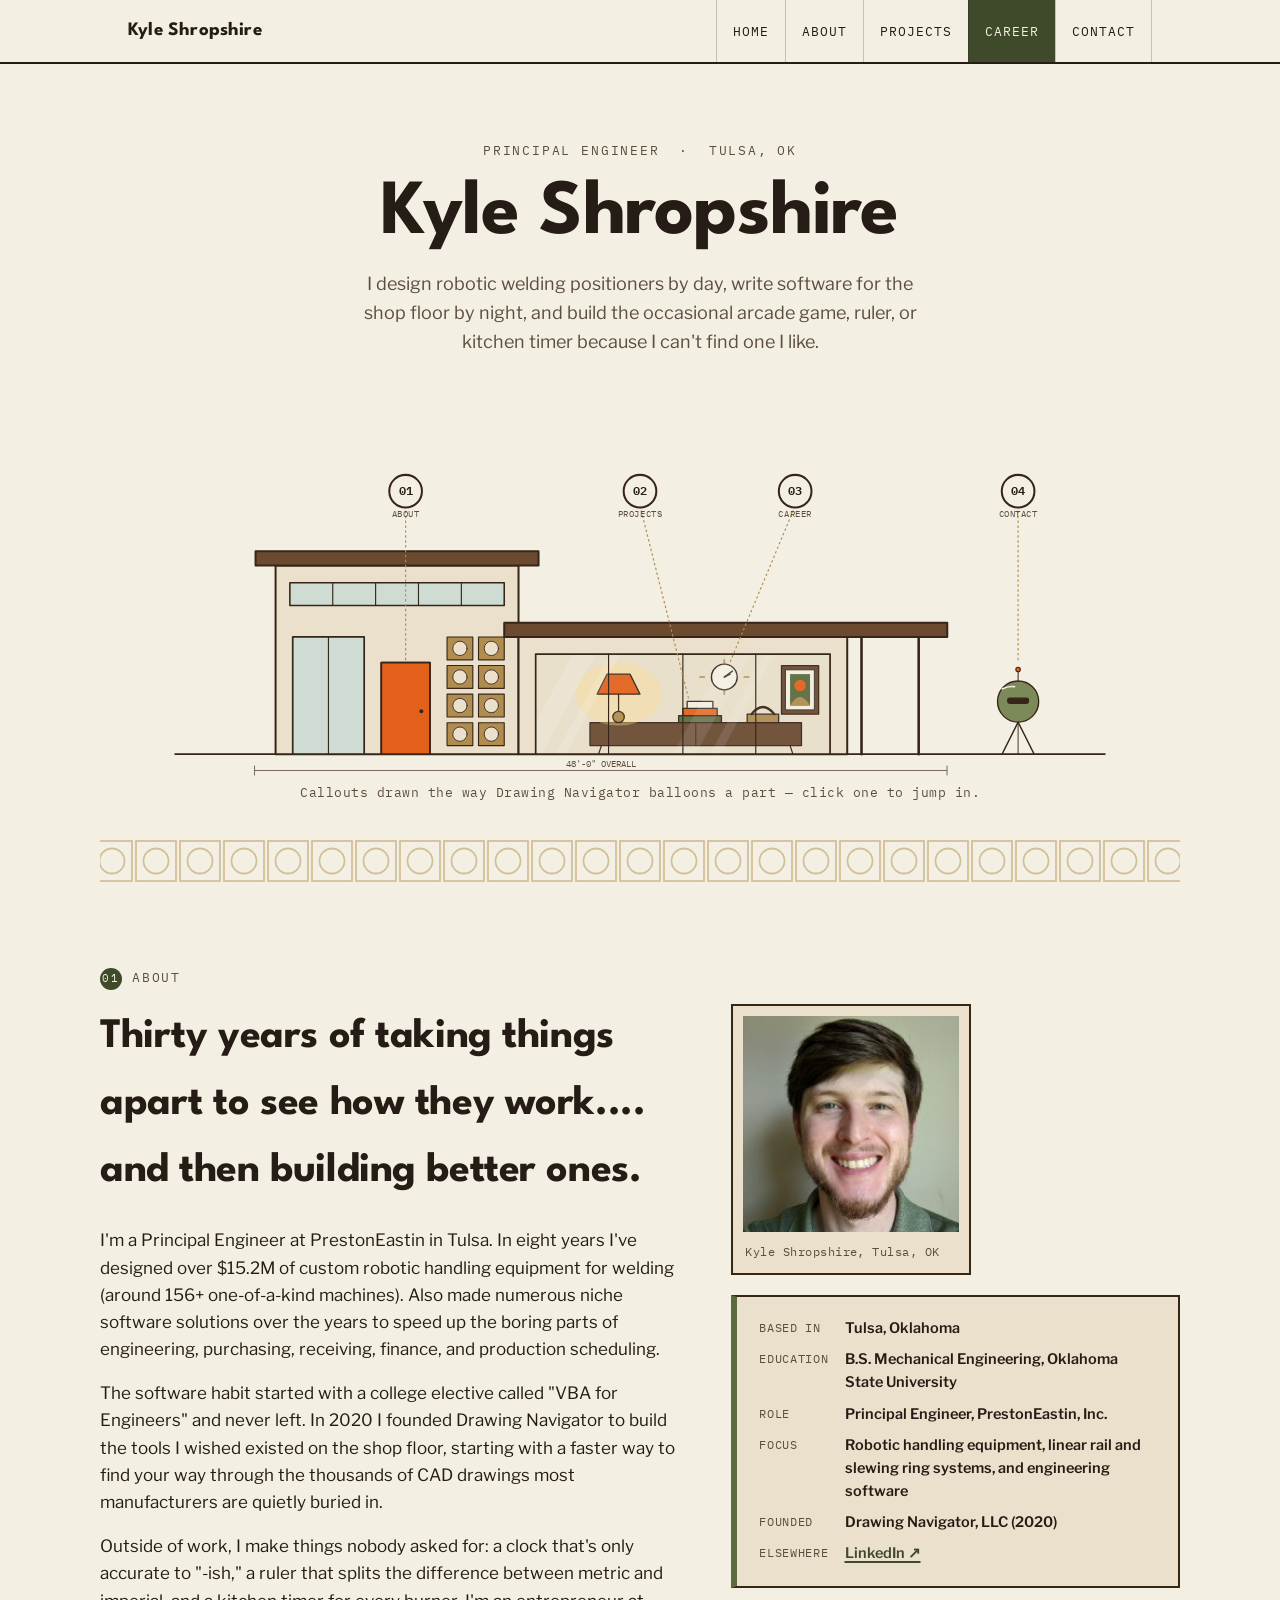
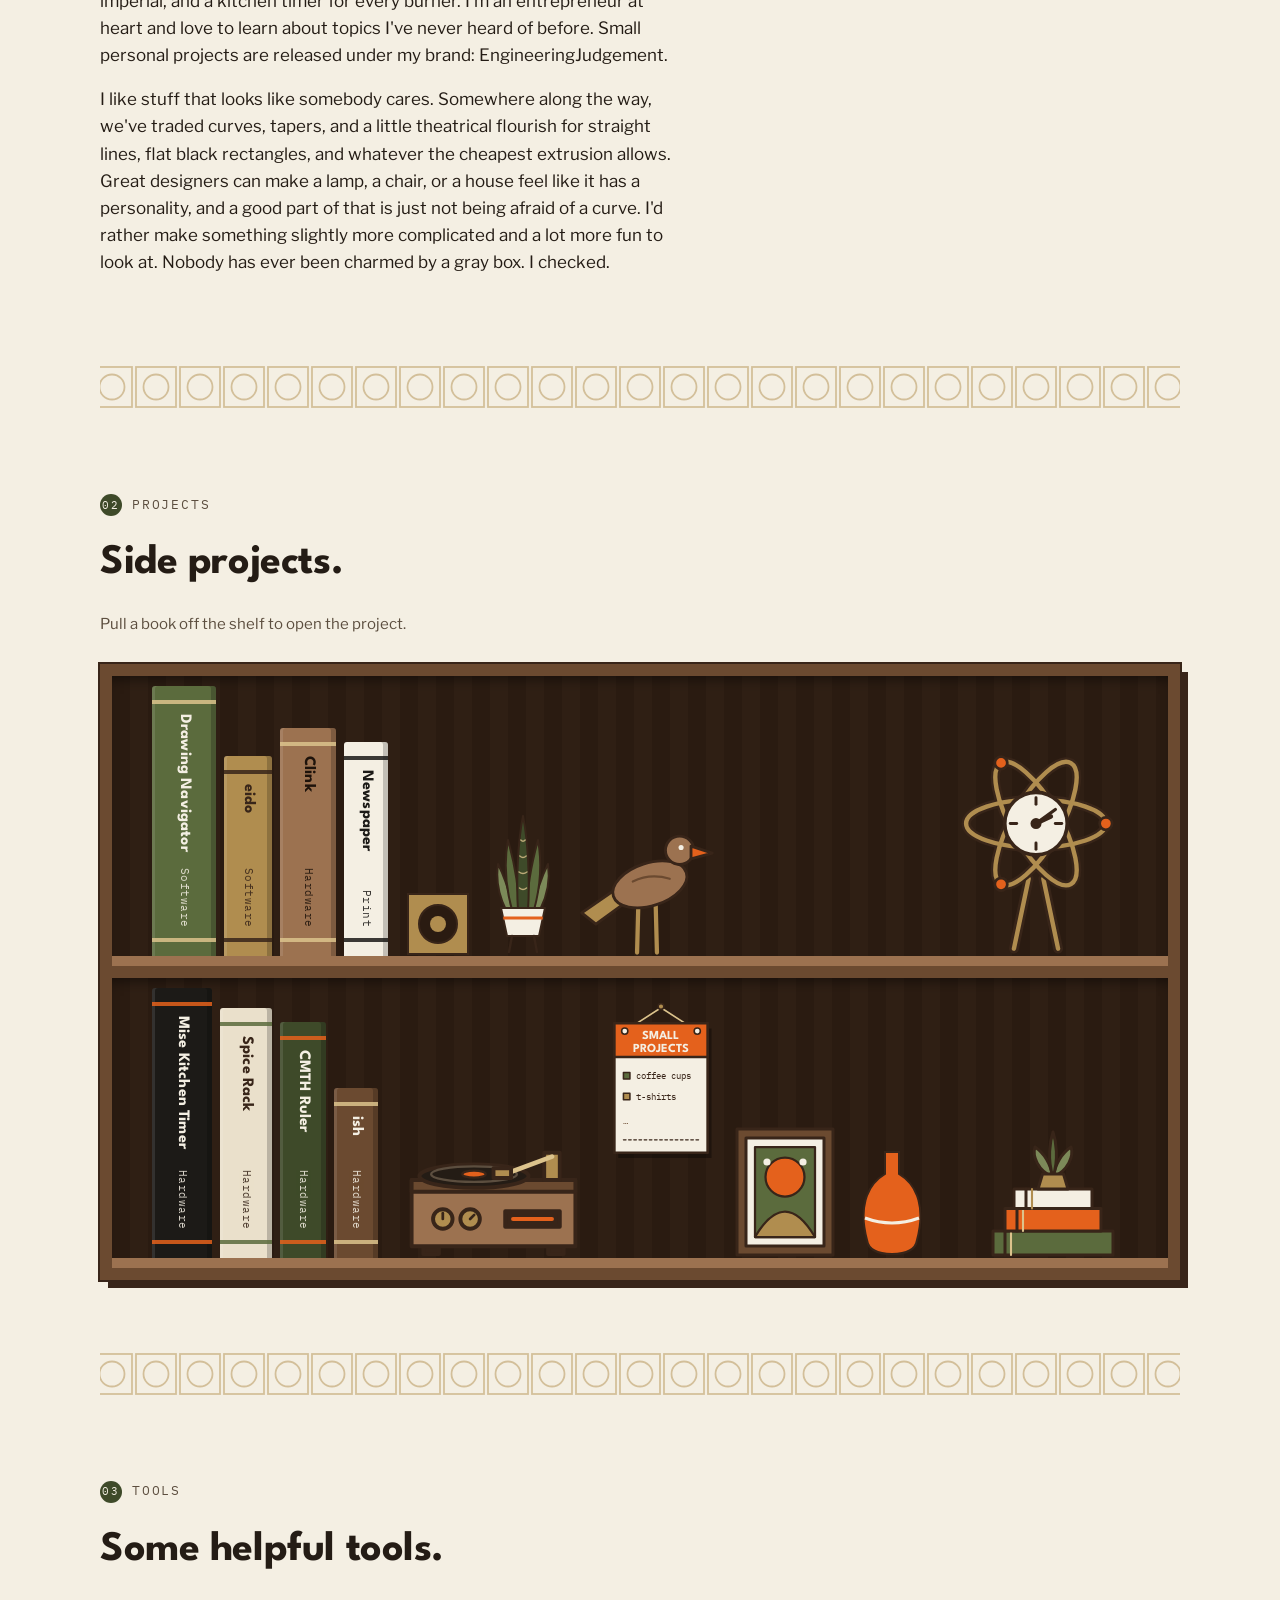
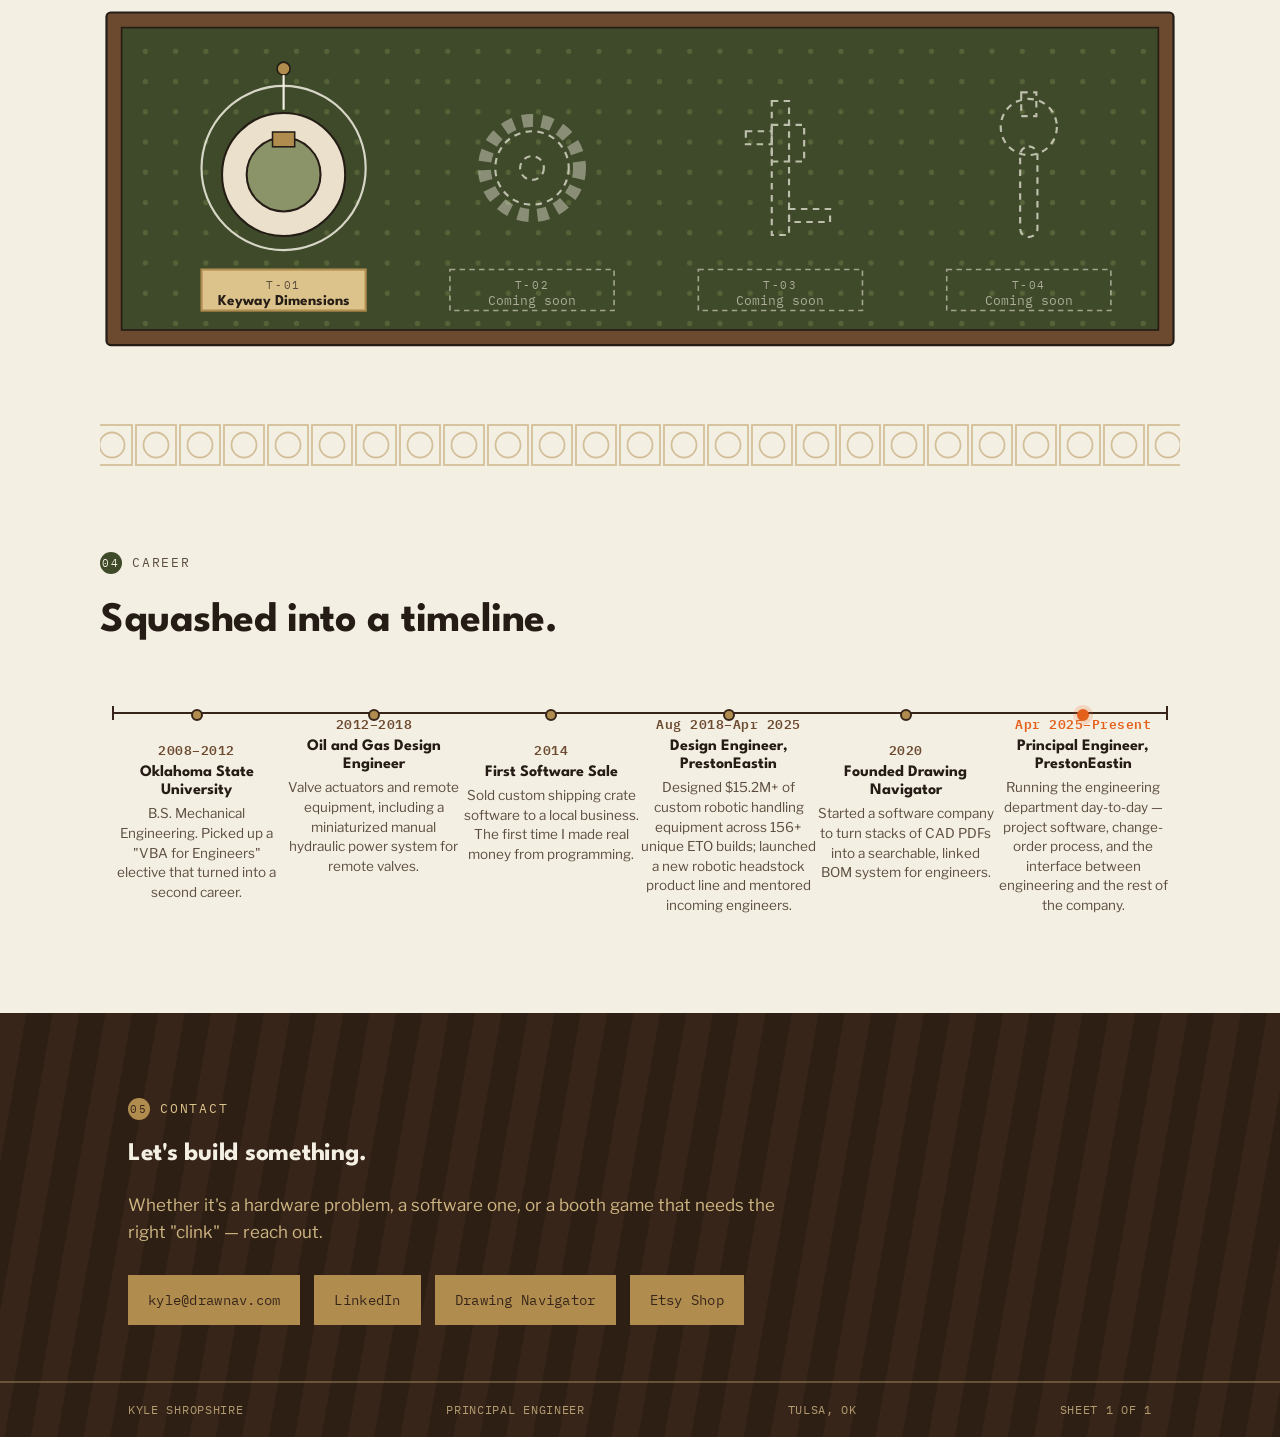
<file: index.html>
<!DOCTYPE html>
<html lang="en">
<head>
<meta charset="UTF-8">
<meta name="viewport" content="width=device-width, initial-scale=1.0">
<title>Kyle Shropshire — Principal Engineer</title>
<meta name="description" content="Kyle Shropshire — Principal Engineer at PrestonEastin and founder of Drawing Navigator, based in Tulsa, Oklahoma.">
<link rel="icon" href="assets/images/favicon.svg" type="image/svg+xml">
<meta property="og:type" content="website">
<meta property="og:site_name" content="Kyle Shropshire">
<meta property="og:title" content="Kyle Shropshire — Principal Engineer">
<meta property="og:description" content="Robotic welding positioners by day, shop-floor software by night, and the occasional ruler, clock, or kitchen timer.">
<meta property="og:url" content="https://kbshrop.github.io/">
<meta property="og:image" content="https://kbshrop.github.io/assets/images/index/headshot.jpg">
<meta name="twitter:card" content="summary">
<link rel="preconnect" href="https://fonts.googleapis.com">
<link rel="preconnect" href="https://fonts.gstatic.com" crossorigin>
<link href="https://fonts.googleapis.com/css2?family=IBM+Plex+Mono:wght@400;500;600&family=League+Spartan:wght@600;700;900&family=Libre+Franklin:ital,wght@0,400;0,500;0,600;0,700;1,400&display=swap" rel="stylesheet">
<link rel="stylesheet" href="assets/css/style.css">
<style>
  .hero-toy { cursor: pointer; -webkit-tap-highlight-color: transparent; }
  .hero-toy:focus, .hero-toy:focus-visible { outline: none; }
  @media (prefers-reduced-motion: reduce) { #hero-door-leaf { transition: none !important; } }
  .headshot { margin: 0 0 20px; max-width: 240px; border: 2px solid var(--walnut-dark); background: var(--plaster-deep); padding: 10px 10px 0; }
  .headshot img { display: block; width: 100%; height: auto; aspect-ratio: 1 / 1; object-fit: cover; }
  .headshot figcaption { padding: 10px 2px 12px; font-family: "IBM Plex Mono", monospace; font-size: 12px; letter-spacing: 0.04em; color: var(--ink-soft); }

  .shelf-clock { margin-left: auto; }
  .shelf-stack { order: 1; margin-left: auto; }
  @media (max-width: 1040px) { .shelf-clock, .shelf-extra { display: none; } }

  /* potted snake plant on the top shelf: a quiet link to the game */
  .plant-link { flex: none; display: block; margin-left: 10px; line-height: 0; }
  .plant-link svg { display: block; overflow: visible; }
  /* only the tall center leaf is clickable */
  .plant-link, .plant-link svg { pointer-events: none; }
  .plant-hit { pointer-events: auto; }
  .plant-link:focus-visible { outline: 3px solid var(--orange); outline-offset: 4px; }
  .plant-leaves { transform-box: fill-box; transform-origin: 50% 100%; }
  .plant-link:hover .plant-leaves,
  .plant-link:focus-visible .plant-leaves { animation: plant-sway 1.4s ease-in-out infinite; }
  @keyframes plant-sway { 0%, 100% { transform: rotate(-2deg); } 50% { transform: rotate(2.5deg); } }
  @media (max-width: 480px) { .plant-link { margin-left: 6px; } .plant-link svg { width: 50px; height: auto; } }
</style>
</head>
<body>

<header class="titleblock">
  <div class="wrap">
    <span class="tb-name">Kyle Shropshire</span>
    <nav class="tb-nav">
      <a href="#">Home</a>
      <a href="#about">About</a>
      <a href="#projects">Projects</a>
      <a href="#career">Career</a>
      <a href="#contact">Contact</a>
    </nav>
  </div>
</header>

<main>
  <!-- ============================= HERO ============================= -->
  <section class="hero wrap">
    <div class="hero-head">
      <p class="eyebrow" style="justify-content:center;">Principal Engineer &nbsp;·&nbsp; Tulsa, OK</p>
      <h1>Kyle Shropshire</h1>
      <p class="lede">I design robotic welding positioners by day, write software for the shop floor by night, and build the occasional arcade game, ruler, or kitchen timer because I can't find one I like.</p>
    </div>

    <div class="elevation-wrap">
      <svg viewBox="0 0 1200 460" xmlns="http://www.w3.org/2000/svg" role="img" aria-labelledby="elevTitle elevDesc">
        <title id="elevTitle">Line elevation of a mid-century modern house</title>
        <desc id="elevDesc">A drawn elevation of a two-volume flat-roof house, with a mid-century living room visible through its glass, used as a navigation diagram. Numbered callouts link to About, Projects, Career, and Contact.</desc>

        <!-- ground -->
        <line x1="30" y1="430" x2="1170" y2="430" class="elevation-ground"/>

        <!-- house: two volumes, flat roofs, still life visible through the low-wing glass.
             Drawn in a 680x230 box and scaled up into the hero. -->
        <g transform="translate(-38.75 59) scale(1.75)" stroke="#382519" stroke-linejoin="round" stroke-linecap="round">
          <!-- tall entry volume -->
          <rect x="110" y="80" width="170" height="132" fill="#EAE0CB" stroke-width="1.4"/>
          <rect x="96" y="70" width="198" height="10" fill="#6B4A30" stroke-width="1.4"/>
          <rect x="120" y="92" width="150" height="16" fill="#CFDCD3" stroke-width="1.1"/>
          <g stroke-width="0.8"><line x1="150" y1="92" x2="150" y2="108"/><line x1="180" y1="92" x2="180" y2="108"/><line x1="210" y1="92" x2="210" y2="108"/><line x1="240" y1="92" x2="240" y2="108"/></g>
          <rect x="122" y="130" width="50" height="82" fill="#CFDCD3" stroke-width="1.2"/>
          <line x1="147" y1="130" x2="147" y2="212" stroke-width="0.8"/>
          <g id="hero-door" class="hero-toy" role="button" tabindex="0" aria-pressed="false" aria-label="Front door (closed). Press to open it.">
            <!-- robot-arm bench seen when the door swings open (drawn in a 68x134 box, scaled to fit) -->
            <rect x="184" y="148" width="34" height="64" fill="#3B2A1D" stroke-width="1.2"/>
            <clipPath id="doorClip"><rect x="185" y="149" width="32" height="62"/></clipPath>
            <g clip-path="url(#doorClip)">
              <g transform="translate(182.3 144.8) scale(0.55)" stroke="#382519" stroke-width="1" stroke-linejoin="round" stroke-linecap="round">
                <ellipse cx="32" cy="40" rx="20" ry="14" fill="#FFD98A" fill-opacity="0.12" stroke="none"/>
                <g fill="#6B4A30" stroke-width="0.8"><rect x="12" y="16" width="12" height="9"/><rect x="26" y="16" width="12" height="9"/><rect x="40" y="16" width="12" height="9"/></g>
                <line x1="10" y1="27" x2="56" y2="27" stroke="#B08D4F" stroke-width="1.6"/>
                <polygon points="26,6 38,6 40,12 24,12" fill="#E4611C"/>
                <rect x="6" y="108" width="56" height="14" fill="#2A1B11" stroke="none"/>
                <rect x="12" y="98" width="22" height="10" fill="#B08D4F"/>

                <!-- robot arm: three nested joints so each link carries the next -->
                <g id="hero-arm-a">
                  <line x1="23" y1="98" x2="30" y2="72" stroke-width="6.2"/><line x1="23" y1="98" x2="30" y2="72" stroke="#E4611C" stroke-width="3.6"/>
                  <circle cx="23" cy="98" r="3.4" fill="#F4EFE3" stroke-width="0.8"/>
                  <g id="hero-arm-b">
                    <line x1="30" y1="72" x2="46" y2="56" stroke-width="6.2"/><line x1="30" y1="72" x2="46" y2="56" stroke="#E4611C" stroke-width="3.6"/>
                    <circle cx="30" cy="72" r="3.4" fill="#F4EFE3" stroke-width="0.8"/>
                    <g id="hero-arm-c">
                      <line x1="46" y1="56" x2="52" y2="66" stroke-width="6.2"/><line x1="46" y1="56" x2="52" y2="66" stroke="#B08D4F" stroke-width="3.6"/>
                      <path d="M50 68 L52 72 M54 68 L52 72" stroke="#DCC38C" stroke-width="1.2" fill="none"/>
                      <circle cx="46" cy="56" r="3.4" fill="#F4EFE3" stroke-width="0.8"/>
                    </g>
                  </g>
                </g>

                <!-- teach pendant with a live readout -->
                <rect x="38" y="92" width="20" height="16" fill="#5C4E3F"/>
                <rect x="41" y="95" width="14" height="7" fill="#13261C" stroke-width="0.6"/>
                <text id="hero-arm-readout" x="42" y="98.4" font-size="3.6" fill="#7CFFB0" font-family="monospace" stroke="none">J2 +00</text>
                <polyline id="hero-arm-trace" points="42,100.8 44,100.8 46,100.8 48,100.8 50,100.8 52,100.8 54,100.8" fill="none" stroke="#7CFFB0" stroke-width="0.7"/>
                <circle id="hero-arm-led" cx="43" cy="105" r="1.4" fill="#7CFFB0" stroke="none"/>
                <circle cx="48" cy="105" r="1.4" fill="#E4611C" stroke="none"/>
              </g>
            </g>
            <!-- the door leaf, hinged on its left edge -->
            <g id="hero-door-leaf" style="transform-box: fill-box; transform-origin: 0% 50%; transition: transform 0.45s ease;">
              <rect x="184" y="148" width="34" height="64" fill="#E4611C" stroke-width="1.2"/>
              <circle cx="212" cy="182" r="1.4" fill="#382519" stroke="none"/>
            </g>
            <rect x="184" y="148" width="34" height="64" fill="transparent" stroke="none"/>
          </g>

          <!-- breeze block panel -->
          <g fill="#B08D4F" stroke-width="0.8">
            <rect x="230" y="130" width="18" height="16"/><rect x="252" y="130" width="18" height="16"/>
            <rect x="230" y="150" width="18" height="16"/><rect x="252" y="150" width="18" height="16"/>
            <rect x="230" y="170" width="18" height="16"/><rect x="252" y="170" width="18" height="16"/>
            <rect x="230" y="190" width="18" height="16"/><rect x="252" y="190" width="18" height="16"/>
          </g>
          <g fill="#EAE0CB" stroke-width="0.6">
            <circle cx="239" cy="138" r="5"/><circle cx="261" cy="138" r="5"/>
            <circle cx="239" cy="158" r="5"/><circle cx="261" cy="158" r="5"/>
            <circle cx="239" cy="178" r="5"/><circle cx="261" cy="178" r="5"/>
            <circle cx="239" cy="198" r="5"/><circle cx="261" cy="198" r="5"/>
          </g>

          <!-- low wing, roof cantilevered past the glass on two posts -->
          <rect x="280" y="130" width="230" height="82" fill="#EAE0CB" stroke-width="1.4"/>
          <rect x="270" y="120" width="310" height="10" fill="#6B4A30" stroke-width="1.4"/>
          <rect x="292" y="142" width="206" height="70" fill="#EAE0CB" stroke="none"/>

          <!-- still life seen through the glass -->
          <g stroke-width="0.9">
            <line x1="338" y1="206" x2="336" y2="212"/><line x1="470" y1="206" x2="472" y2="212"/>
            <rect x="330" y="190" width="148" height="16" fill="#6B4A30"/>
            <line x1="404" y1="190" x2="404" y2="206"/>
            <g id="hero-lamp" class="hero-toy" role="button" tabindex="0" aria-pressed="true" aria-label="Table lamp (on). Press to switch it off.">
              <ellipse id="hero-lamp-glow" cx="350" cy="170" rx="30" ry="22" fill="#FFD98A" fill-opacity="0.4" stroke="none" pointer-events="none"/>
              <rect x="328" y="150" width="44" height="42" fill="transparent" stroke="none"/>
              <polygon id="hero-lamp-shade" points="342,156 358,156 365,170 335,170" fill="#E4611C"/>
              <line x1="350" y1="170" x2="350" y2="182"/>
              <circle cx="350" cy="186" r="4" fill="#B08D4F"/>
            </g>
            <rect x="392" y="185" width="30" height="5" fill="#5B6B3D"/>
            <rect x="395" y="180" width="24" height="5" fill="#E4611C"/>
            <rect x="398" y="175" width="18" height="5" fill="#F4EFE3"/>
            <rect x="440" y="184" width="22" height="6" fill="#B08D4F"/>
            <path d="M443 184 Q451 174 459 184" fill="none" stroke-width="1.6"/>
            <rect x="464" y="150" width="26" height="34" fill="#6B4A30"/>
            <rect x="467" y="153" width="20" height="28" fill="#F4EFE3" stroke-width="0.6"/>
            <rect x="470" y="156" width="14" height="22" fill="#5B6B3D" stroke="none"/>
            <circle cx="477" cy="164" r="4" fill="#E4611C" stroke="none"/>
            <path d="M470 178 Q477 166 484 178 Z" fill="#B08D4F" stroke="none"/>
          </g>
          <g stroke="#B08D4F" stroke-width="1.2"><line x1="424" y1="146" x2="424" y2="149"/><line x1="424" y1="167" x2="424" y2="170"/><line x1="410" y1="158" x2="407" y2="158"/><line x1="438" y1="158" x2="441" y2="158"/></g>
          <circle cx="424" cy="158" r="9" fill="#F4EFE3" stroke-width="1"/>
          <g stroke-width="1"><line id="hero-clock-hour" x1="424" y1="158" x2="424" y2="153.5"/><line id="hero-clock-min" x1="424" y1="158" x2="424" y2="151"/></g>

          <!-- faint glass tint and reflection streaks in front of the objects -->
          <clipPath id="winClip"><rect x="292" y="142" width="206" height="70"/></clipPath>
          <g clip-path="url(#winClip)" stroke="none" pointer-events="none">
            <rect x="292" y="142" width="206" height="70" fill="#CFDCD3" fill-opacity="0.07"/>
            <polygon points="318,142 334,142 296,212 280,212" fill="#FFFFFF" fill-opacity="0.13"/>
            <polygon points="344,142 351,142 313,212 306,212" fill="#FFFFFF" fill-opacity="0.13"/>
            <polygon points="426,142 442,142 404,212 388,212" fill="#FFFFFF" fill-opacity="0.1"/>
            <polygon points="452,142 459,142 421,212 414,212" fill="#FFFFFF" fill-opacity="0.1"/>
          </g>

          <!-- glazing frame over the still life -->
          <rect x="292" y="142" width="206" height="70" fill="none" stroke-width="1.2"/>
          <g stroke-width="0.8"><line x1="343" y1="142" x2="343" y2="212"/><line x1="395" y1="142" x2="395" y2="212"/><line x1="446" y1="142" x2="446" y2="212"/></g>
          <g stroke-width="1.8"><line x1="520" y1="130" x2="520" y2="212"/><line x1="560" y1="130" x2="560" y2="212"/></g>
        </g>

        <!-- mailbox -->
        <g id="hero-mailbox" class="hero-toy" role="button" tabindex="0" aria-label="Mailbox. Press to put a letter in." transform="translate(1007 304) scale(0.7)" stroke="#382519" stroke-width="2.4" stroke-linejoin="round" stroke-linecap="round">
          <rect x="30" y="20" width="100" height="160" fill="transparent" stroke="none"/>
          <line x1="80" y1="124" x2="52" y2="180"/><line x1="80" y1="124" x2="108" y2="180"/><line x1="80" y1="124" x2="80" y2="180" stroke-width="1.6"/>
          <line x1="80" y1="52" x2="80" y2="36" stroke-width="1.8"/>
          <circle cx="80" cy="32" r="4" fill="#E4611C" stroke-width="1.8"/>
          <circle cx="80" cy="88" r="36" fill="#7C8A59"/>
          <rect x="62" y="82" width="36" height="9" rx="3" fill="#382519"/>
          <path d="M52 66 Q64 60 74 62" fill="none" stroke="#F4EFE3" stroke-width="2.6"/>
          <g id="hero-letter" opacity="0" pointer-events="none" style="transform-box: fill-box; transform-origin: center;">
            <rect x="64" y="77" width="32" height="20" fill="#F4EFE3" stroke-width="2"/>
            <path d="M64 77 L80 90 L96 77" fill="none" stroke-width="1.6"/>
          </g>
        </g>

        <!-- dimension string under the building -->
        <g class="elevation-dim">
          <line x1="128" y1="450" x2="976" y2="450"/>
          <line x1="128" y1="444" x2="128" y2="456"/>
          <line x1="976" y1="444" x2="976" y2="456"/>
        </g>
        <text x="552" y="446" class="elevation-dim-text">48'-0" OVERALL</text>

        <!-- ============ callouts ============ -->
        <!-- 01 About -> door -->
        <line x1="313" y1="126" x2="313" y2="316" class="leader"/>
        <a href="#about" class="balloon-link" aria-label="Jump to About">
          <circle cx="313" cy="108" r="20" class="balloon-circle"/>
          <text x="313" y="109" class="balloon-num">01</text>
          <text x="313" y="140" class="balloon-label" text-anchor="middle">About</text>
        </a>

        <!-- 02 Projects -> book stack -->
        <line x1="600" y1="126" x2="660" y2="364" class="leader"/>
        <a href="#projects" class="balloon-link" aria-label="Jump to Projects">
          <circle cx="600" cy="108" r="20" class="balloon-circle"/>
          <text x="600" y="109" class="balloon-num">02</text>
          <text x="600" y="140" class="balloon-label" text-anchor="middle">Projects</text>
        </a>

        <!-- 03 Career -> clock -->
        <line x1="790" y1="126" x2="710" y2="318" class="leader"/>
        <a href="#career" class="balloon-link" aria-label="Jump to Career">
          <circle cx="790" cy="108" r="20" class="balloon-circle"/>
          <text x="790" y="109" class="balloon-num">03</text>
          <text x="790" y="140" class="balloon-label" text-anchor="middle">Career</text>
        </a>

        <!-- 04 Contact -> mailbox -->
        <line x1="1063" y1="126" x2="1063" y2="318" class="leader"/>
        <a href="#contact" class="balloon-link" aria-label="Jump to Contact">
          <circle cx="1063" cy="108" r="20" class="balloon-circle"/>
          <text x="1063" y="109" class="balloon-num">04</text>
          <text x="1063" y="140" class="balloon-label" text-anchor="middle">Contact</text>
        </a>
      </svg>
      <p class="hero-caption">Callouts drawn the way Drawing Navigator balloons a part &mdash; click one to jump in.</p>
    </div>
  </section>

  <div class="breeze-divider" role="presentation"></div>

  <!-- ============================= ABOUT ============================= -->
  <section id="about" class="panel wrap">
    <p class="eyebrow"><span class="num">01</span> About</p>
    <div class="about-grid">
      <div>
        <h2>Thirty years of taking things apart to see how they work.... and then building better ones.</h2>
        <p>I'm a Principal Engineer at PrestonEastin in Tulsa. In eight years I've designed over $15.2M of custom robotic handling equipment for welding (around 156+ one-of-a-kind machines). Also made numerous niche software solutions over the years to speed up the boring parts of engineering, purchasing, receiving, finance, and production scheduling.</p>
        <p>The software habit started with a college elective called "VBA for Engineers" and never left. In 2020 I founded Drawing Navigator to build the tools I wished existed on the shop floor, starting with a faster way to find your way through the thousands of CAD drawings most manufacturers are quietly buried in.</p>
        <p>Outside of work, I make things nobody asked for: a clock that's only accurate to "-ish," a ruler that splits the difference between metric and imperial, and a kitchen timer for every burner. I'm an entrepreneur at heart and love to learn about topics I've never heard of before.  Small personal projects are released under my brand: EngineeringJudgement.</p>
        <p>I like stuff that looks like somebody cares. Somewhere along the way, we've traded curves, tapers, and a little theatrical flourish for straight lines, flat black rectangles, and whatever the cheapest extrusion allows. Great designers can make a lamp, a chair, or a house feel like it has a personality, and a good part of that is just not being afraid of a curve. I'd rather make something slightly more complicated and a lot more fun to look at. Nobody has ever been charmed by a gray box. I checked.</p>
      </div>
      <div>
        <figure class="headshot">
          <img src="assets/images/index/headshot.jpg" alt="Portrait of Kyle Shropshire" width="200" height="200">
          <figcaption>Kyle Shropshire, Tulsa, OK</figcaption>
        </figure>
        <div class="fact-card">
        <dl>
          <dt>Based in</dt><dd>Tulsa, Oklahoma</dd>
          <dt>Education</dt><dd>B.S. Mechanical Engineering, Oklahoma State University</dd>
          <dt>Role</dt><dd>Principal Engineer, PrestonEastin, Inc.</dd>
          <dt>Focus</dt><dd>Robotic handling equipment, linear rail and slewing ring systems, and engineering software</dd>
          <dt>Founded</dt><dd>Drawing Navigator, LLC (2020)</dd>
          <dt>Elsewhere</dt><dd><a href="https://www.linkedin.com/in/kyleshropshiredrawnav/" target="_blank" rel="noopener">LinkedIn ↗</a></dd>
        </dl>
        </div>
      </div>
    </div>
  </section>

  <div class="breeze-divider" role="presentation"></div>

  <!-- ============================= PROJECTS ============================= -->
  <section id="projects" class="panel wrap">
    <p class="eyebrow"><span class="num">02</span> Projects</p>
    <h2>Side projects.</h2>
    <p class="shelf-hint">Pull a book off the shelf to open the project.</p>

    <div class="bookcase">

      <!-- TOP SHELF -->
      <div class="shelf">
        <div class="slot edge-l" style="--h:270px; --w:64px;">
          <a class="book book-olive" href="https://www.drawnav.com" target="_blank" rel="noopener" aria-label="Drawing Navigator (opens drawnav.com)">
            <span class="book-title">Drawing Navigator</span>
            <span class="book-meta">Software</span>
          </a>
          <div class="pop" aria-hidden="true">
            <h3>Drawing Navigator</h3>
            <p>A CAD drawing viewer: type a part number and see the drawing fast.</p>
            <span class="go">Open project &rarr;</span>
          </div>
        </div>

        <div class="slot" style="--h:200px; --w:48px;">
          <a class="book book-brass" href="https://www.drawnav.com/eido" target="_blank" rel="noopener" aria-label="eido (opens drawnav.com/eido)">
            <span class="book-title">eido</span>
            <span class="book-meta">Software</span>
          </a>
          <div class="pop" aria-hidden="true">
            <h3>eido</h3>
            <p>An AI librarian for the tribal knowledge buried in shared drives.</p>
            <span class="go">Open project &rarr;</span>
          </div>
        </div>

        <div class="slot" style="--h:228px; --w:56px;">
          <a class="book book-walnut" href="clink.html" aria-label="Clink (project page)">
            <span class="book-title">Clink</span>
            <span class="book-meta">Hardware</span>
          </a>
          <div class="pop" aria-hidden="true">
            <h3>Clink</h3>
            <p>A hand-built tabletop skill game for trade show booths.</p>
            <span class="go">Open project &rarr;</span>
          </div>
        </div>

        <div class="slot edge-r" style="--h:214px; --w:44px;">
          <a class="book book-newsprint" href="newspaper.html" aria-label="Newspaper Edition (project page)">
            <span class="book-title">Newspaper</span>
            <span class="book-meta">Print</span>
          </a>
          <div class="pop" aria-hidden="true">
            <h3>Newspaper Edition</h3>
            <p>A printed engineering newspaper written by peers. Edition 0 mailed to 29 readers.</p>
            <span class="go">Open project &rarr;</span>
          </div>
        </div>

        <!-- brass breeze-block bookend -->
        <svg class="shelf-object" width="64" height="64" viewBox="0 0 64 64" role="presentation" aria-hidden="true">
          <rect x="2" y="2" width="60" height="60" fill="#B08D4F" stroke="#382519" stroke-width="2"/>
          <circle cx="32" cy="32" r="19" fill="#2a1b11" stroke="#382519" stroke-width="2"/>
          <circle cx="32" cy="32" r="8" fill="#B08D4F"/>
        </svg>

        <!-- potted snake plant (hidden link) -->
        <a class="plant-link" href="snake.html" aria-label="Potted plant on the shelf">
          <svg width="70" height="146" viewBox="0 0 70 146" role="presentation" aria-hidden="true" focusable="false">
            <g class="plant-leaves" stroke="#382519" stroke-width="2" stroke-linejoin="round">
              <path d="M18 100 C10 84 8 68 10 54 C17 68 22 84 25 100 Z" fill="#7C8A59"/>
              <path d="M52 100 C60 84 62 68 60 54 C53 68 48 84 45 100 Z" fill="#7C8A59"/>
              <path d="M24 100 C18 78 16 52 20 30 C26 52 31 78 31 100 Z" fill="#5B6B3D"/>
              <path d="M46 100 C52 78 54 52 50 30 C44 52 39 78 39 100 Z" fill="#5B6B3D"/>
              <path class="plant-hit" d="M30 100 C28 70 30 30 35 6 C40 30 42 70 40 100 Z" fill="#3E4A29"/>
              <g fill="none" stroke="#DCC38C" stroke-width="1.4" stroke-linecap="round" opacity="0.8">
                <path d="M31.5 78 Q35 81 38.5 78"/>
                <path d="M31 62 Q35 65 39 62"/>
                <path d="M31.8 46 Q35 49 38.2 46"/>
                <path d="M32.8 30 Q35 32.5 37.2 30"/>
              </g>
            </g>
            <!-- planter: tapered pot on short legs -->
            <path d="M13 98 H57 L51 126 H19 Z" fill="#F4EFE3" stroke="#382519" stroke-width="2" stroke-linejoin="round"/>
            <path d="M15.2 108 H54.8" stroke="#E4611C" stroke-width="3"/>
            <line x1="24" y1="126" x2="21" y2="142" stroke="#382519" stroke-width="2.4" stroke-linecap="round"/>
            <line x1="46" y1="126" x2="49" y2="142" stroke="#382519" stroke-width="2.4" stroke-linecap="round"/>
          </svg>
        </a>

        <!-- walnut bird -->
        <svg class="shelf-object shelf-extra" width="142" height="129" viewBox="0 20 100 90" role="presentation" aria-hidden="true" focusable="false" style="overflow:visible">
          <g stroke="#382519" stroke-width="2" stroke-linejoin="round" stroke-linecap="round">
            <line x1="44" y1="70" x2="43" y2="108" stroke="#B08D4F" stroke-width="3"/>
            <line x1="56" y1="70" x2="57" y2="108" stroke="#B08D4F" stroke-width="3"/>
            <path d="M30 62 L4 80 L14 88 L36 72 Z" fill="#B08D4F"/>
            <ellipse cx="52" cy="60" rx="27" ry="15" transform="rotate(-18 52 60)" fill="#9C7250"/>
            <path d="M40 58 Q52 52 66 56" fill="none" stroke="#6B4A30" stroke-width="1.6"/>
            <circle cx="73" cy="36" r="10" fill="#9C7250"/>
            <path d="M81 33 L96 38 L81 42 Z" fill="#E4611C"/>
            <circle cx="74" cy="34" r="1.8" fill="#F4EFE3" stroke="none"/>
          </g>
        </svg>

        <!-- atomic clock: shows the visitor's local time, updated each minute -->
        <svg class="shelf-object shelf-clock" id="shelf-clock" width="184" height="206" viewBox="0 0 100 112" style="overflow:visible" role="presentation" aria-hidden="true" focusable="false">
          <g stroke="#382519" stroke-width="2" stroke-linejoin="round" stroke-linecap="round">
            <g stroke-width="5.4"><line x1="46" y1="70" x2="38" y2="108"/><line x1="54" y1="70" x2="62" y2="108"/></g>
            <g stroke="#B08D4F" stroke-width="2.4"><line x1="46" y1="70" x2="38" y2="108"/><line x1="54" y1="70" x2="62" y2="108"/></g>
            <g fill="none" stroke-width="5">
              <ellipse cx="50" cy="40" rx="38" ry="13"/>
              <ellipse cx="50" cy="40" rx="38" ry="13" transform="rotate(60 50 40)"/>
              <ellipse cx="50" cy="40" rx="38" ry="13" transform="rotate(120 50 40)"/>
            </g>
            <g fill="none" stroke="#B08D4F" stroke-width="2.4">
              <ellipse cx="50" cy="40" rx="38" ry="13"/>
              <ellipse cx="50" cy="40" rx="38" ry="13" transform="rotate(60 50 40)"/>
              <ellipse cx="50" cy="40" rx="38" ry="13" transform="rotate(120 50 40)"/>
            </g>
            <g fill="#E4611C" stroke-width="1.5">
              <circle cx="88" cy="40" r="3.4"/><circle cx="31" cy="73" r="3.4"/><circle cx="31" cy="7" r="3.4"/>
            </g>
            <circle cx="50" cy="40" r="17" fill="#F4EFE3"/>
            <g stroke-width="1.6">
              <line x1="50" y1="26" x2="50" y2="29.5"/><line x1="50" y1="54" x2="50" y2="50.5"/>
              <line x1="36" y1="40" x2="39.5" y2="40"/><line x1="64" y1="40" x2="60.5" y2="40"/>
            </g>
            <line id="clock-hour" x1="50" y1="40" x2="50" y2="31" stroke-width="2.4"/>
            <line id="clock-min" x1="50" y1="40" x2="50" y2="27" stroke-width="1.8"/>
            <circle cx="50" cy="40" r="2" fill="#382519"/>
          </g>
        </svg>
      </div>

      <!-- BOTTOM SHELF -->
      <div class="shelf">
        <div class="slot edge-l" style="--h:270px; --w:60px;">
          <a class="book book-charcoal" href="mise-timer.html" aria-label="Mise Kitchen Timer (project page)">
            <span class="book-title">Mise Kitchen Timer</span>
            <span class="book-meta">Hardware</span>
          </a>
          <div class="pop" aria-hidden="true">
            <h3>Mise Kitchen Timer</h3>
            <p>A multi-burner kitchen timer that maps to each burner at a glance.</p>
            <span class="go">Open project &rarr;</span>
          </div>
        </div>

        <div class="slot" style="--h:250px; --w:52px;">
          <a class="book book-plaster" href="spice-rack.html" aria-label="Custom Spice Rack (project page)">
            <span class="book-title">Spice Rack</span>
            <span class="book-meta">Hardware</span>
          </a>
          <div class="pop" aria-hidden="true">
            <h3>Spice Rack</h3>
            <p>A spice rack worthy of a home chef: cardboard to sheet metal to ball-bearing slides.</p>
            <span class="go">Open project &rarr;</span>
          </div>
        </div>

        <div class="slot" style="--h:236px; --w:46px;">
          <a class="book book-walnut-mid" href="cmth-ruler.html" aria-label="CMTH Ruler (project page)">
            <span class="book-title">CMTH Ruler</span>
            <span class="book-meta">Hardware</span>
          </a>
          <div class="pop" aria-hidden="true">
            <h3>CMTH Ruler</h3>
            <p>Uniting the Metric and Imperial communities on a global scale.</p>
            <span class="go">Open project &rarr;</span>
          </div>
        </div>

        <div class="slot edge-r" style="--h:170px; --w:44px;">
          <a class="book book-clock" href="ish.html" aria-label="ish (project page)">
            <span class="book-title">ish</span>
            <span class="book-meta">Hardware</span>
          </a>
          <div class="pop" aria-hidden="true">
            <h3>ish</h3>
            <p>A 24-hour linear clock that shows roughly what time it is.</p>
            <span class="go">Open project &rarr;</span>
          </div>
        </div>

        <!-- stack of books with a small plant -->
        <svg class="shelf-object shelf-extra shelf-stack" width="150" height="135" viewBox="0 20 100 90" role="presentation" aria-hidden="true" focusable="false" style="overflow:visible">
          <g stroke="#382519" stroke-width="2" stroke-linejoin="round" stroke-linecap="round">
            <rect x="10" y="92" width="80" height="16" fill="#5B6B3D"/>
            <line x1="18" y1="92" x2="18" y2="108"/><line x1="22" y1="92" x2="22" y2="108" stroke="#DCC38C" stroke-width="1.4"/>
            <rect x="18" y="77" width="64" height="15" fill="#E4611C"/>
            <line x1="26" y1="77" x2="26" y2="92"/><line x1="30" y1="77" x2="30" y2="92" stroke="#DCC38C" stroke-width="1.4"/>
            <rect x="24" y="64" width="52" height="13" fill="#F4EFE3"/>
            <line x1="32" y1="64" x2="32" y2="77"/><line x1="36" y1="64" x2="36" y2="77" stroke="#B08D4F" stroke-width="1.4"/>
            <path d="M50 56 C40 52 36 42 38 36 C44 40 48 46 50 56 Z" fill="#7C8A59"/>
            <path d="M50 56 C60 52 64 42 62 36 C56 40 52 46 50 56 Z" fill="#7C8A59"/>
            <path d="M50 56 C46 44 48 32 50 26 C52 32 54 44 50 56 Z" fill="#5B6B3D"/>
            <path d="M40 64 L43 54 H57 L60 64 Z" fill="#B08D4F"/>
          </g>
        </svg>

        <!-- record player -->
        <svg class="shelf-object shelf-extra" width="195" height="117" viewBox="0 50 100 60" role="presentation" aria-hidden="true" focusable="false" style="overflow:visible">
          <g stroke="#382519" stroke-width="2" stroke-linejoin="round" stroke-linecap="round">
            <rect x="14" y="104" width="8" height="4" fill="#382519"/><rect x="78" y="104" width="8" height="4" fill="#382519"/>
            <rect x="8" y="70" width="84" height="34" fill="#9C7250"/>
            <rect x="8" y="70" width="84" height="6" fill="#6B4A30"/>
            <ellipse cx="40" cy="68" rx="28" ry="6" fill="#241C15"/>
            <ellipse cx="40" cy="67" rx="22" ry="4" fill="none" stroke="#5C4E3F" stroke-width="1.2"/>
            <ellipse cx="40" cy="67" rx="6" ry="1.8" fill="#E4611C" stroke-width="1.2"/>
            <rect x="76" y="56" width="8" height="14" fill="#B08D4F"/>
            <line x1="80" y1="58" x2="56" y2="67" stroke="#DCC38C" stroke-width="2.4"/>
            <rect x="50" y="64" width="9" height="5" fill="#B08D4F"/>
            <circle cx="24" cy="90" r="5" fill="#B08D4F"/><circle cx="38" cy="90" r="5" fill="#B08D4F"/>
            <line x1="24" y1="87" x2="24" y2="90" stroke-width="1.4"/><line x1="40.1" y1="87.9" x2="38" y2="90" stroke-width="1.4"/>
            <rect x="56" y="86" width="28" height="8" fill="#382519"/>
            <line x1="60" y1="90" x2="80" y2="90" stroke="#E4611C" stroke-width="2"/>
          </g>
        </svg>

        <!-- small-projects poster -->
        <svg class="shelf-object shelf-extra" width="104" height="158" viewBox="0 -14 80 122" role="img" aria-label="Poster: small projects, coffee cups, and t-shirts" style="overflow:visible; align-self:flex-start; margin-top:22px">
          <!-- hung on the back wall: nail, string, soft shadow -->
          <rect x="7" y="8" width="72" height="100" fill="#000" fill-opacity="0.35"/>
          <polyline points="12,10 40,-8 68,10" fill="none" stroke="#DCC38C" stroke-width="1.2" stroke-linejoin="round"/>
          <circle cx="40" cy="-9" r="2.2" fill="#B08D4F" stroke="#382519" stroke-width="1.2"/>
          <g stroke="#382519" stroke-width="2" stroke-linejoin="round" stroke-linecap="round">
            <rect x="4" y="4" width="72" height="100" fill="#F4EFE3"/>
            <rect x="4" y="4" width="72" height="26" fill="#E4611C"/>
            <text x="40" y="16" text-anchor="middle" font-family="'League Spartan', sans-serif" font-weight="700" font-size="9.5" fill="#F4EFE3" stroke="none">SMALL</text>
            <text x="40" y="26" text-anchor="middle" font-family="'League Spartan', sans-serif" font-weight="700" font-size="9.5" fill="#F4EFE3" stroke="none">PROJECTS</text>
            <rect x="11" y="42" width="5" height="5" fill="#5B6B3D" stroke-width="1.2"/>
            <text x="21" y="47" font-family="'IBM Plex Mono', monospace" font-size="7.2" fill="#382519" stroke="none">coffee cups</text>
            <rect x="11" y="58" width="5" height="5" fill="#B08D4F" stroke-width="1.2"/>
            <text x="21" y="63" font-family="'IBM Plex Mono', monospace" font-size="7.2" fill="#382519" stroke="none">t-shirts</text>
            <text x="11" y="82" font-family="'IBM Plex Mono', monospace" font-size="7.2" fill="#6B4A30" stroke="none">&hellip;</text>
            <line x1="11" y1="94" x2="69" y2="94" stroke-width="1" stroke-dasharray="2 2"/>
          </g>
          <circle cx="12" cy="10" r="2.4" fill="#F4EFE3" stroke="#382519" stroke-width="1.2"/>
          <circle cx="68" cy="10" r="2.4" fill="#F4EFE3" stroke="#382519" stroke-width="1.2"/>
        </svg>

        <!-- framed print -->
        <svg class="shelf-object shelf-extra" width="108" height="135" viewBox="14 20 72 90" role="presentation" aria-hidden="true" focusable="false" style="overflow:visible">
          <g stroke="#382519" stroke-width="2" stroke-linejoin="round" stroke-linecap="round">
            <rect x="18" y="24" width="64" height="84" fill="#6B4A30"/>
            <rect x="24" y="30" width="52" height="72" fill="#F4EFE3"/>
            <rect x="30" y="36" width="40" height="60" fill="#5B6B3D" stroke-width="1.5"/>
            <path d="M30 96 Q50 62 70 96 Z" fill="#B08D4F" stroke-width="1.5"/>
            <circle cx="50" cy="56" r="13" fill="#E4611C" stroke-width="1.5"/>
            <circle cx="38" cy="46" r="2.4" fill="#F4EFE3" stroke="none"/><circle cx="62" cy="46" r="2.4" fill="#F4EFE3" stroke="none"/>
          </g>
        </svg>

        <!-- pottery vase -->
        <svg class="shelf-object" width="70" height="110" viewBox="0 0 70 110" role="presentation" aria-hidden="true">
          <path d="M28 4 H42 V26 C62 38 68 62 60 92 Q58 106 35 106 Q12 106 10 92 C2 62 8 38 28 26 Z"
                fill="#E4611C" stroke="#382519" stroke-width="2"/>
          <path d="M8 70 Q35 80 62 70" fill="none" stroke="#F4EFE3" stroke-width="3"/>
        </svg>
      </div>

    </div>
  </section>

  <div class="breeze-divider" role="presentation"></div>

  <!-- ============================= TOOLS ============================= -->
  <section id="tools" class="panel wrap">
    <p class="eyebrow"><span class="num">03</span> Tools</p>
    <h2>Some helpful tools.</h2>

    <div class="tools-board">
      <svg viewBox="0 0 1000 320" role="group" aria-label="Shadow board of engineering tools">
        <defs><pattern id="tool-holes" width="28" height="28" patternUnits="userSpaceOnUse"><circle cx="14" cy="14" r="2.4" fill="#566338"/></pattern></defs>
        <rect x="6" y="6" width="988" height="308" rx="4" fill="#6B4A30" stroke="#241C15" stroke-width="2"/>
        <rect x="20" y="20" width="960" height="280" fill="#3E4A29" stroke="#241C15" stroke-width="1.5"/>
        <rect x="20" y="20" width="960" height="280" fill="url(#tool-holes)"/>

        <!-- T-01 Keyway Dimensions -->
        <a class="tool-link" href="keyway.html" aria-label="Keyway Dimensions: key size, keyseat limits, and fit analysis">
          <circle cx="170" cy="150" r="76" fill="none" stroke="#F4EFE3" stroke-width="2" opacity=".85"/>
          <g class="lift">
            <circle cx="170" cy="58" r="6" fill="#B08D4F" stroke="#241C15" stroke-width="1.5"/>
            <path d="M170 64 L170 96" stroke="#F4EFE3" stroke-width="2"/>
            <g transform="translate(170 156) scale(.95)">
              <!-- same proportions as the tool page at 40 mm: 12 x 8 key, shaft slot and hub slot -->
              <circle r="60" fill="#EAE0CB" stroke="#241C15" stroke-width="2"/>
              <rect x="-10.8" y="-41.9" width="21.6" height="8" fill="#F4EFE3"/>
              <circle r="36" fill="#8A9468" stroke="#241C15" stroke-width="2"/>
              <rect x="-10.8" y="-38" width="21.6" height="11" fill="#F4EFE3"/>
              <rect x="-10.8" y="-41.4" width="21.6" height="14.4" fill="#B08D4F" stroke="#241C15" stroke-width="1.5"/>
            </g>
            <rect x="94" y="244" width="152" height="38" fill="#DCC38C" stroke="#B08D4F" stroke-width="2"/>
            <text class="sb-mono" x="170" y="262" font-size="10" letter-spacing="1.5" fill="#5C4E3F" text-anchor="middle">T-01</text>
            <text class="sb-head" x="170" y="277" font-size="14" fill="#241C15" text-anchor="middle">Keyway Dimensions</text>
          </g>
        </a>

        <!-- T-02 outline: gear -->
        <g fill="none" stroke="#F4EFE3" stroke-width="2" opacity=".7" stroke-dasharray="6 5" aria-hidden="true">
          <circle cx="400" cy="150" r="44" stroke-width="12" stroke-dasharray="10 8" opacity=".6"/><circle cx="400" cy="150" r="34"/><circle cx="400" cy="150" r="11"/>
          <!-- T-03 outline: caliper -->
          <rect x="622" y="88" width="16" height="124"/><rect x="638" y="188" width="38" height="12"/><rect x="598" y="116" width="24" height="12"/><rect x="622" y="110" width="30" height="34"/>
          <!-- T-04 outline: wrench -->
          <rect x="852" y="130" width="16" height="84" rx="8"/><circle cx="860" cy="112" r="26"/><rect x="853" y="80" width="14" height="22"/>
        </g>
        <g fill="none" stroke="#F4EFE3" stroke-width="1.5" stroke-dasharray="5 4" opacity=".55" aria-hidden="true">
          <rect x="324" y="244" width="152" height="38"/><rect x="554" y="244" width="152" height="38"/><rect x="784" y="244" width="152" height="38"/>
        </g>
        <g class="sb-mono" fill="#F4EFE3" text-anchor="middle" opacity=".6" aria-hidden="true">
          <text x="400" y="262" font-size="10" letter-spacing="1.5">T-02</text><text x="400" y="277" font-size="12">Coming soon</text>
          <text x="630" y="262" font-size="10" letter-spacing="1.5">T-03</text><text x="630" y="277" font-size="12">Coming soon</text>
          <text x="860" y="262" font-size="10" letter-spacing="1.5">T-04</text><text x="860" y="277" font-size="12">Coming soon</text>
        </g>
      </svg>
    </div>
  </section>

  <div class="breeze-divider" role="presentation"></div>

  <!-- ============================= CAREER ============================= -->
  <section id="career" class="panel wrap">
    <p class="eyebrow"><span class="num">04</span> Career</p>
    <h2>Squashed into a timeline.</h2>
    <div class="scale-rule">
      <div class="scale-line"></div>
      <div class="milestones">
        <div class="milestone">
          <span class="milestone-dot"></span>
          <div class="milestone-card">
            <div class="milestone-year">2008–2012</div>
            <div class="milestone-role">Oklahoma State University</div>
            <div class="milestone-desc">B.S. Mechanical Engineering. Picked up a "VBA for Engineers" elective that turned into a second career.</div>
          </div>
        </div>
        <div class="milestone">
          <span class="milestone-dot"></span>
          <div class="milestone-card">
            <div class="milestone-year">2012–2018</div>
            <div class="milestone-role">Oil and Gas Design Engineer</div>
            <div class="milestone-desc">Valve actuators and remote equipment, including a miniaturized manual hydraulic power system for remote valves.</div>
          </div>
        </div>
        <div class="milestone">
          <span class="milestone-dot"></span>
          <div class="milestone-card">
            <div class="milestone-year">2014</div>
            <div class="milestone-role">First Software Sale</div>
            <div class="milestone-desc">Sold custom shipping crate software to a local business. The first time I made real money from programming.</div>
          </div>
        </div>
        <div class="milestone">
          <span class="milestone-dot"></span>
          <div class="milestone-card">
            <div class="milestone-year">Aug 2018–Apr 2025</div>
            <div class="milestone-role">Design Engineer, PrestonEastin</div>
            <div class="milestone-desc">Designed $15.2M+ of custom robotic handling equipment across 156+ unique ETO builds; launched a new robotic headstock product line and mentored incoming engineers.</div>
          </div>
        </div>
        <div class="milestone">
          <span class="milestone-dot"></span>
          <div class="milestone-card">
            <div class="milestone-year">2020</div>
            <div class="milestone-role">Founded Drawing Navigator</div>
            <div class="milestone-desc">Started a software company to turn stacks of CAD PDFs into a searchable, linked BOM system for engineers.</div>
          </div>
        </div>
        <div class="milestone milestone-current">
          <span class="milestone-dot milestone-dot-current"></span>
          <div class="milestone-card">
            <div class="milestone-year">Apr 2025–Present</div>
            <div class="milestone-role">Principal Engineer, PrestonEastin</div>
            <div class="milestone-desc">Running the engineering department day-to-day &mdash; project software, change-order process, and the interface between engineering and the rest of the company.</div>
          </div>
        </div>
      </div>
    </div>
  </section>

  <!-- ============================= CONTACT ============================= -->
  <section id="contact" class="contact-panel">
    <div class="wrap">
      <p class="eyebrow"><span class="num">05</span> Contact</p>
      <h2>Let's build something.</h2>
      <p class="lede">Whether it's a hardware problem, a software one, or a booth game that needs the right "clink" &mdash; reach out.</p>
      <div class="contact-links">
        <a href="mailto:kyle@drawnav.com">kyle@drawnav.com</a>
        <a href="https://www.linkedin.com/in/kyleshropshiredrawnav/" target="_blank" rel="noopener">LinkedIn</a>
        <a href="https://www.drawnav.com" target="_blank" rel="noopener">Drawing Navigator</a>
        <a href="https://www.etsy.com/shop/EngineeringJudgement" target="_blank" rel="noopener">Etsy Shop</a>
      </div>
    </div>
    <div class="footer-titleblock">
      <div class="wrap">
        <span>Kyle Shropshire</span>
        <span>Principal Engineer</span>
        <span>Tulsa, OK</span>
        <span>Sheet 1 of 1</span>
      </div>
    </div>
  </section>
</main>

<script src="assets/js/script.js"></script>
</body>
</html>
</file>
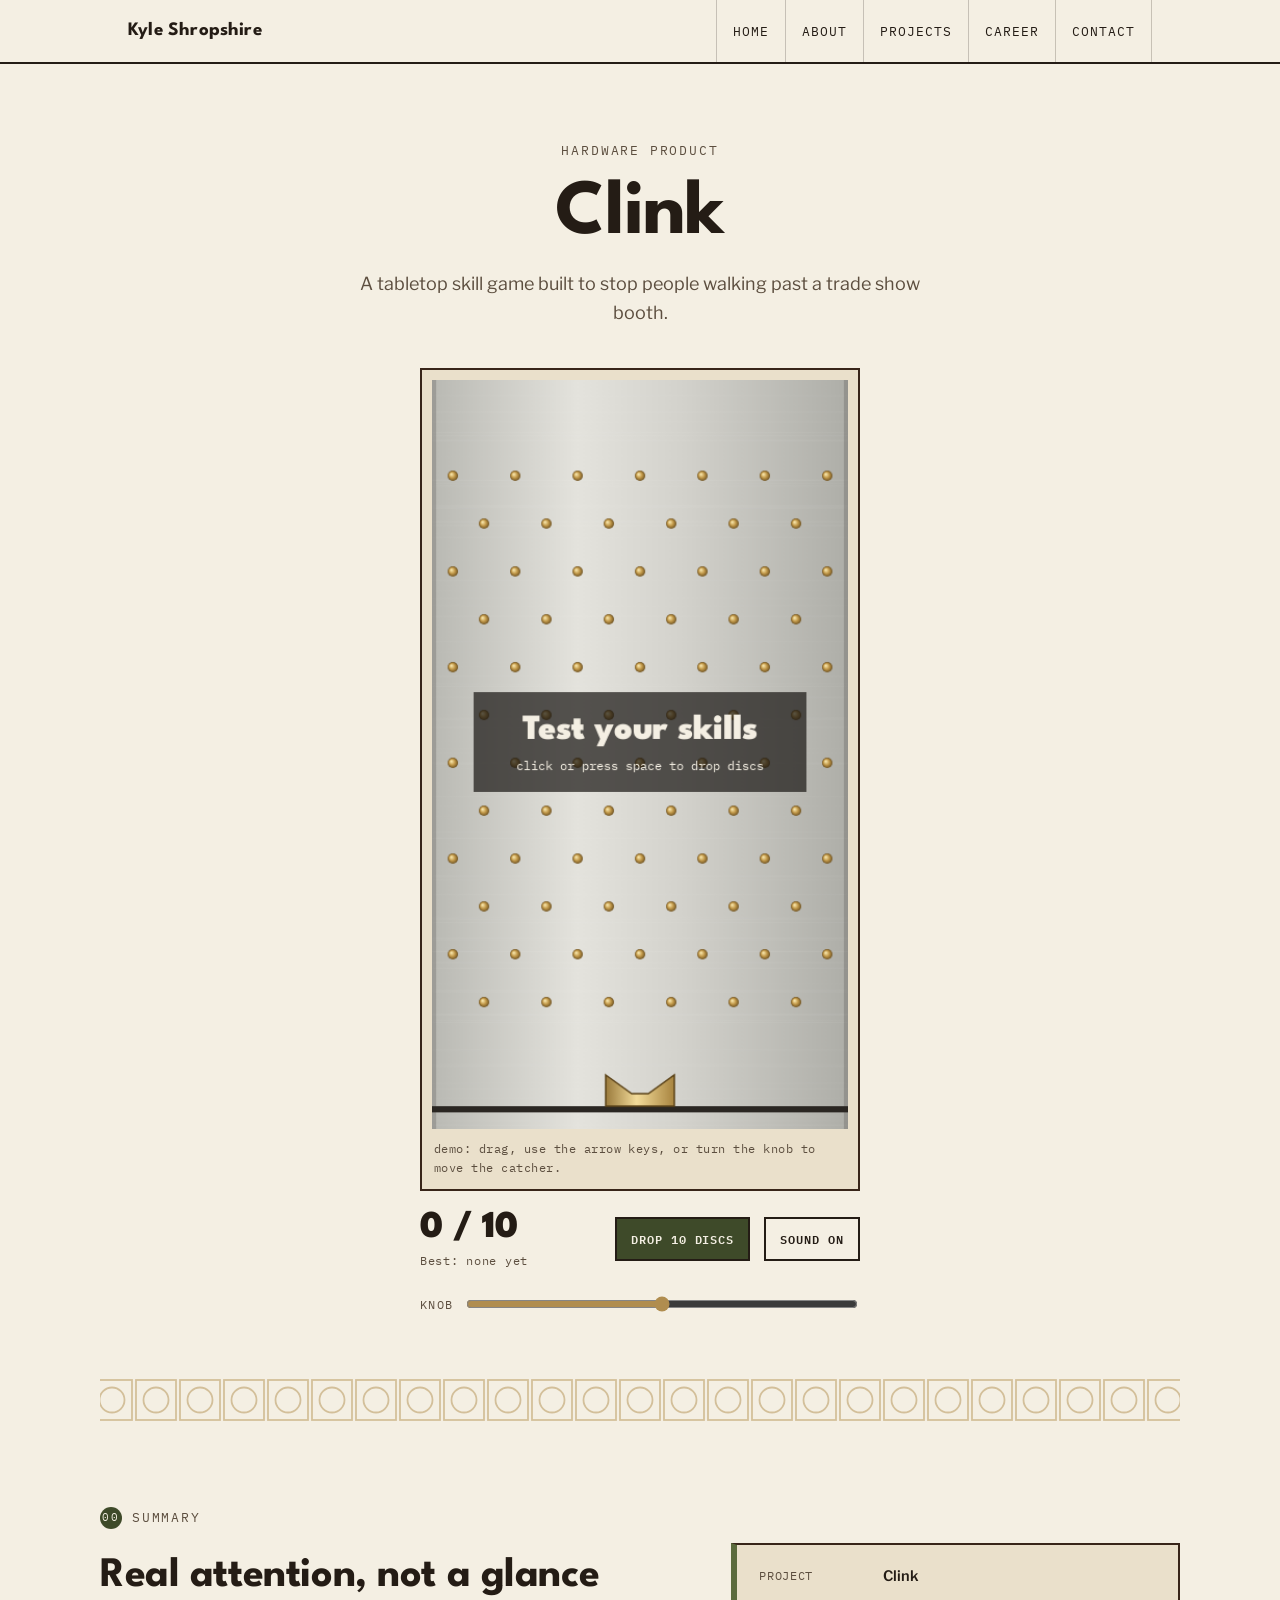
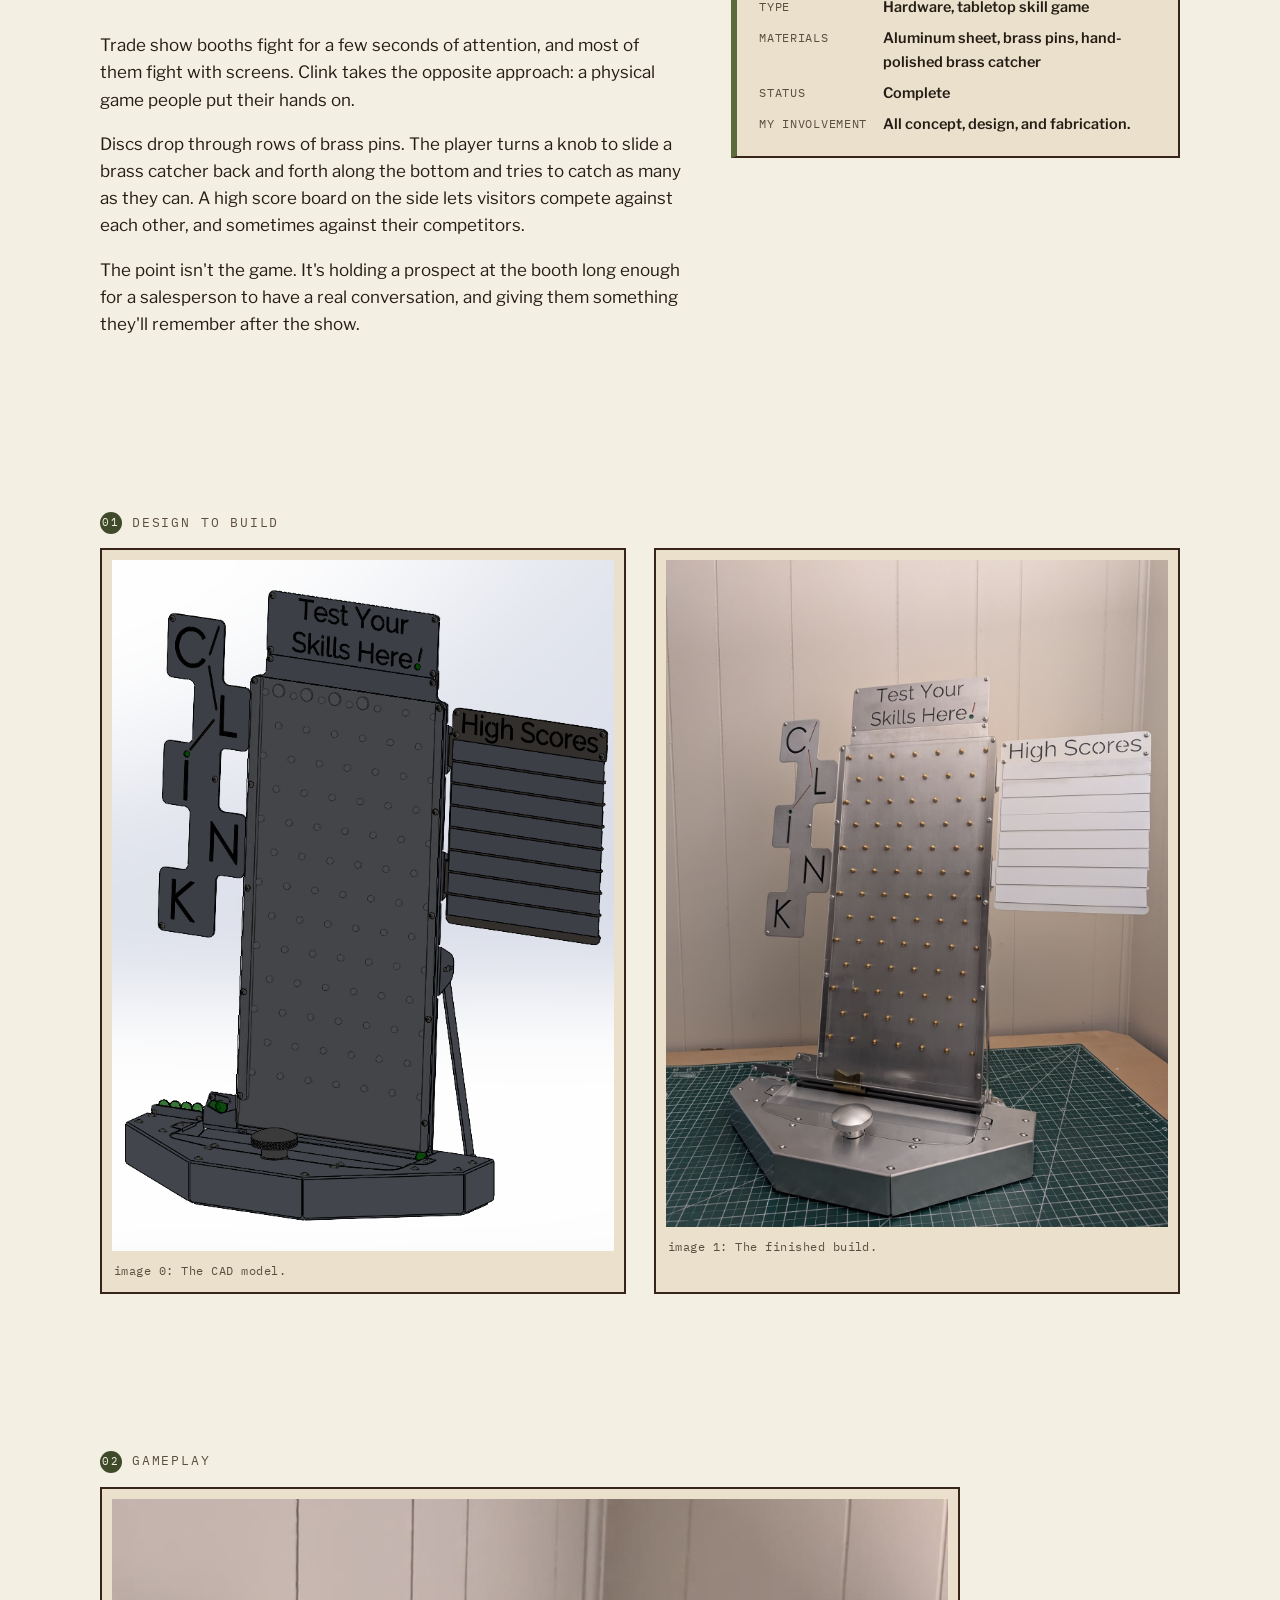
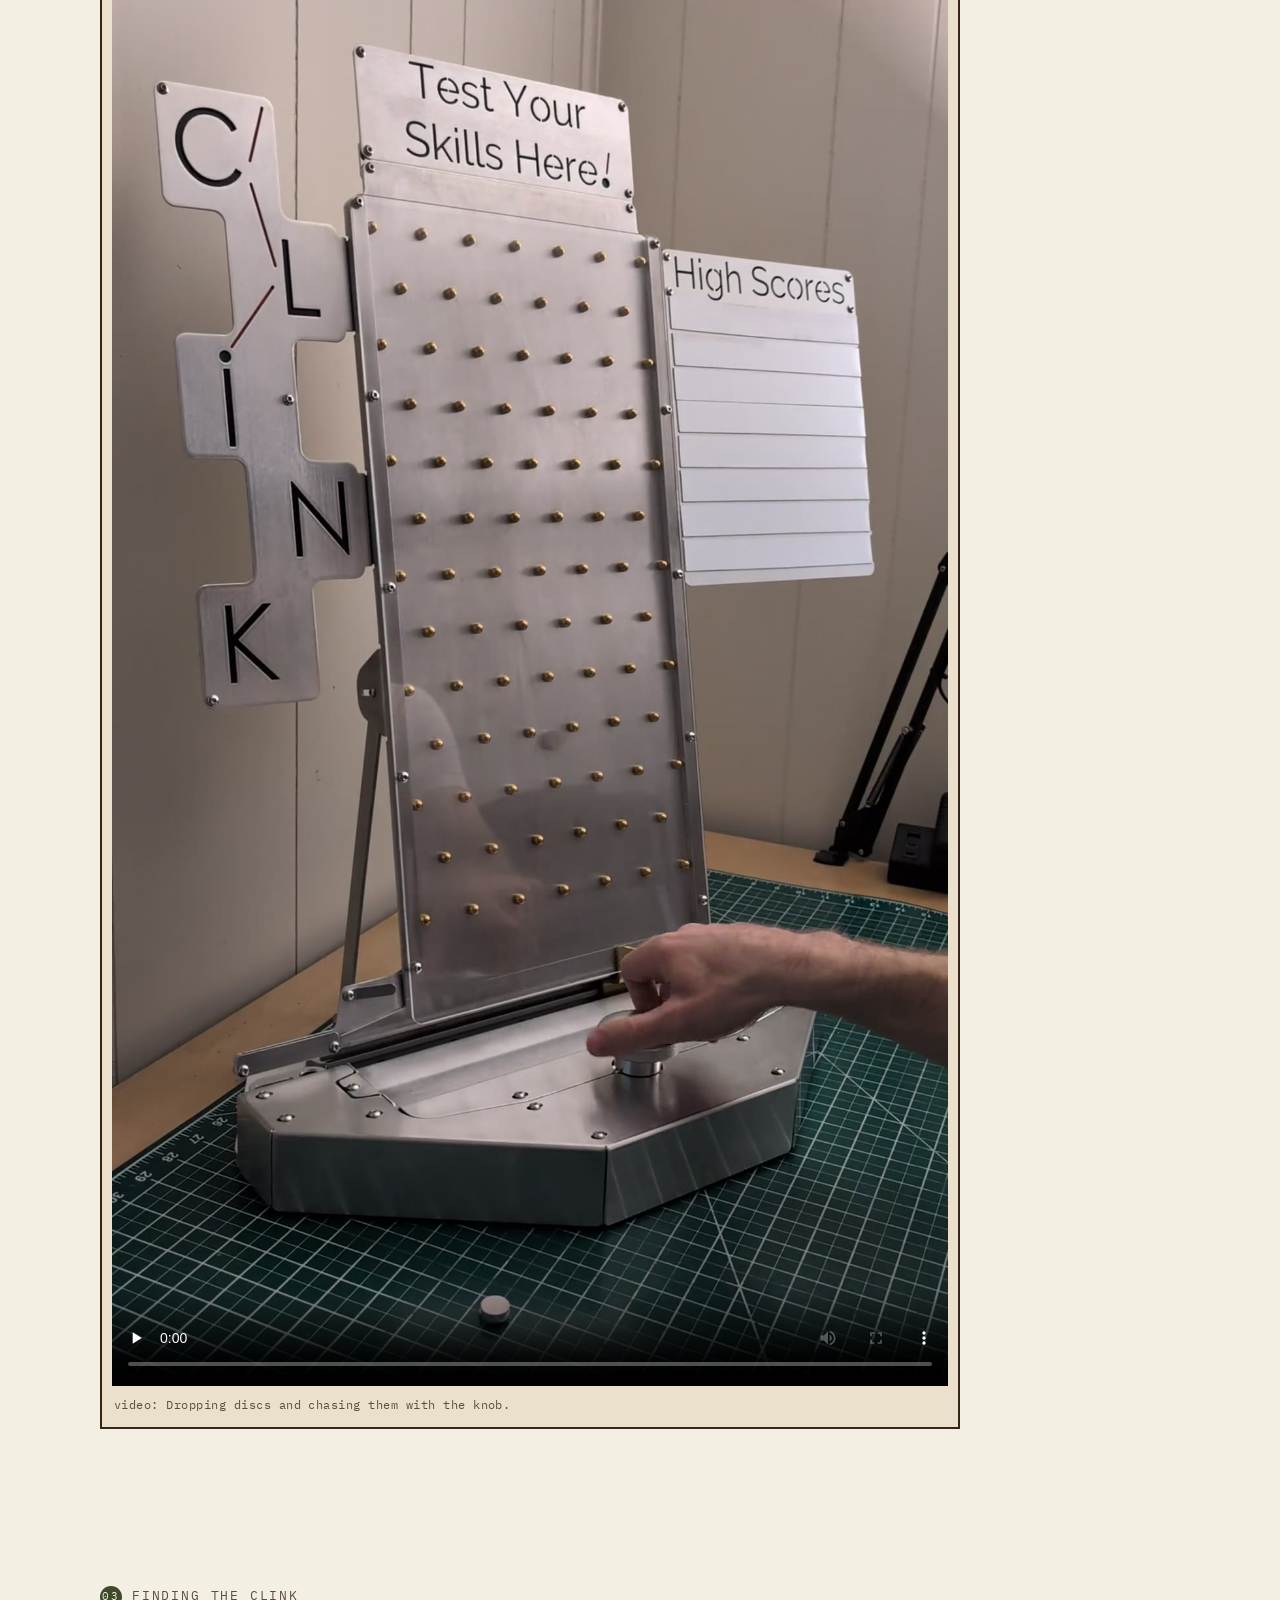
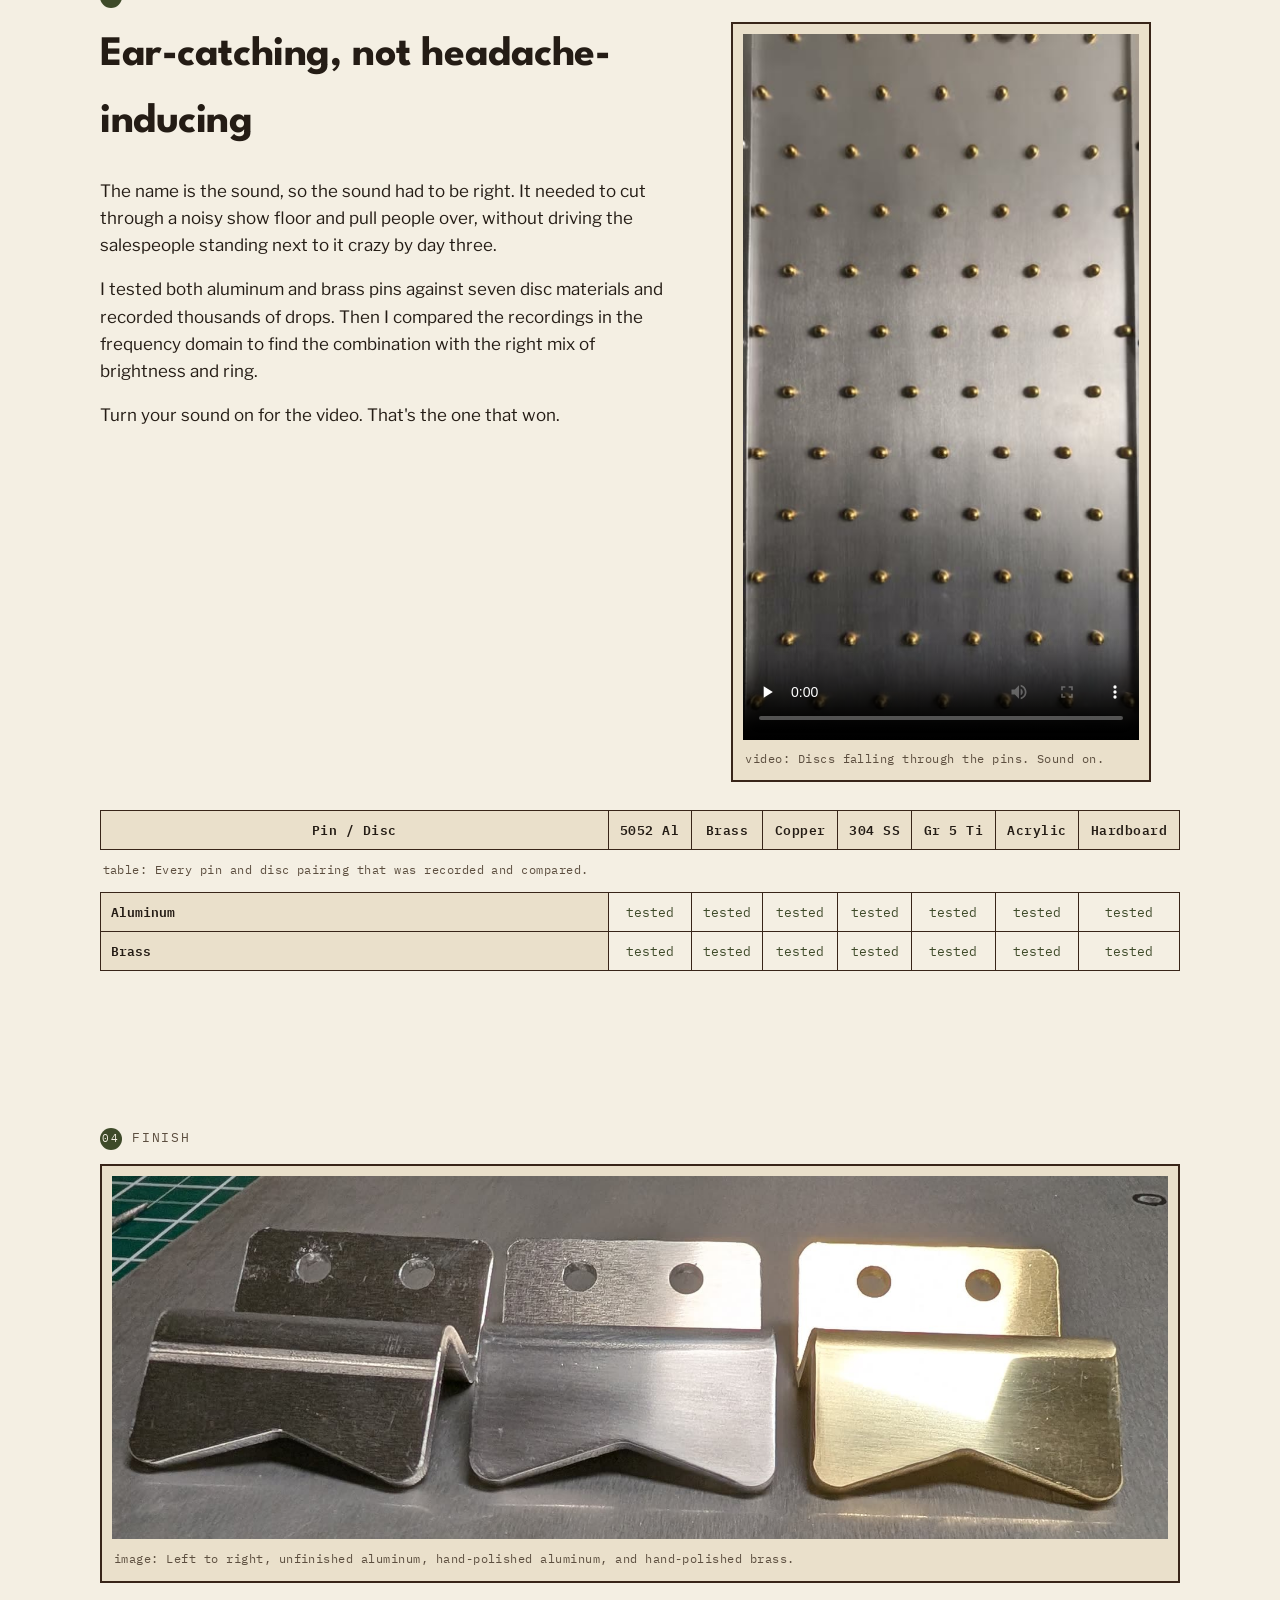
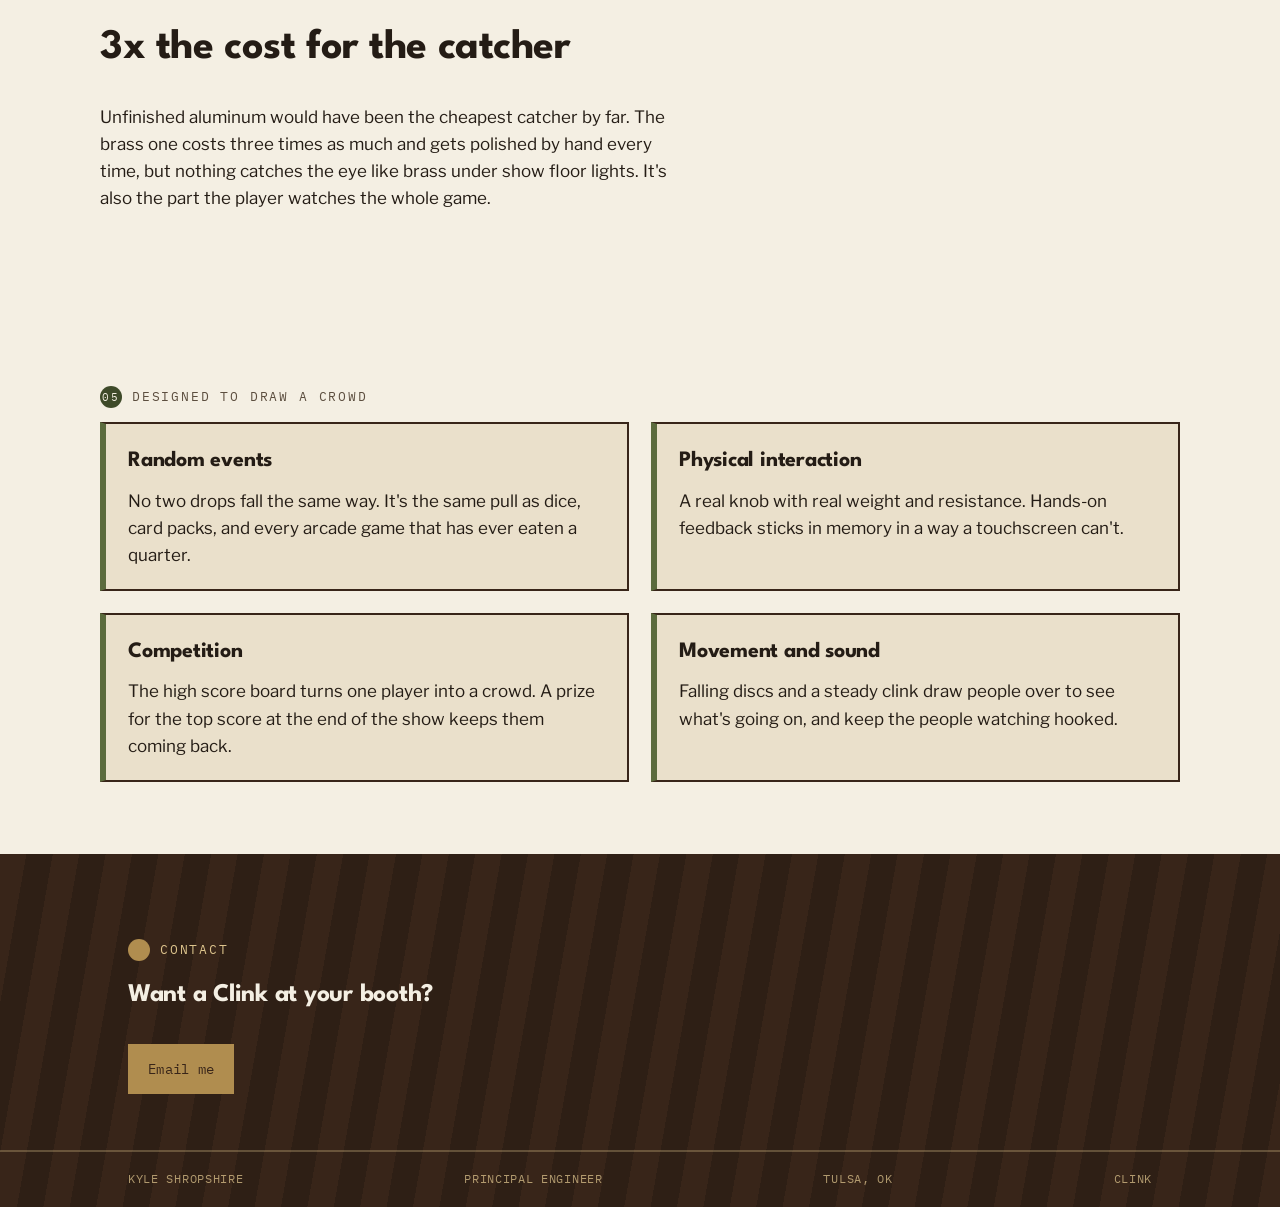
<file: clink.html>
<!DOCTYPE html>
<html lang="en">
<head>
<meta charset="UTF-8">
<meta name="viewport" content="width=device-width, initial-scale=1.0">
<title>Clink — Kyle Shropshire</title>
<meta name="description" content="Clink: a hand-built tabletop skill game for trade show booths. Discs fall through brass pins and you catch them by turning a handle.">
<link rel="icon" href="assets/images/favicon.svg" type="image/svg+xml">
<meta property="og:type" content="website">
<meta property="og:site_name" content="Kyle Shropshire">
<meta property="og:title" content="Clink — Kyle Shropshire">
<meta property="og:description" content="A hand-built tabletop skill game for trade show booths. Discs fall through brass pins and you catch them by turning a handle.">
<meta property="og:url" content="https://kbshrop.github.io/clink.html">
<meta property="og:image" content="https://kbshrop.github.io/assets/images/clink/clink-iso-left-web.jpg">
<meta name="twitter:card" content="summary_large_image">
<link rel="preconnect" href="https://fonts.googleapis.com">
<link rel="preconnect" href="https://fonts.gstatic.com" crossorigin>
<link href="https://fonts.googleapis.com/css2?family=IBM+Plex+Mono:wght@400;500;600&family=League+Spartan:wght@600;700;900&family=Libre+Franklin:ital,wght@0,400;0,500;0,600;0,700;1,400&display=swap" rel="stylesheet">
<link rel="stylesheet" href="assets/css/style.css">
<style>
  .clink-demo { margin: 40px auto 0; max-width: 472px; padding: 0 16px; text-align: left; }
  /* Keep the whole board, catcher included, on screen while playing */
  .clink-frame { width: min(100%, calc((100svh - 110px) / 1.8 + 24px)); margin: 0 auto; }
  .clink-frame canvas { display: block; width: 100%; height: auto; touch-action: none; cursor: ew-resize; background: #cfcfca; }
  .clink-frame canvas:focus-visible { outline: 2px solid var(--brass); outline-offset: 2px; }
  .clink-controls { display: flex; flex-wrap: wrap; align-items: center; gap: 12px 14px; margin-top: 18px; }
  .clink-readout { font-family: "League Spartan", sans-serif; font-weight: 900; font-size: clamp(28px, 5vw, 38px); line-height: 1; margin-right: auto; }
  .clink-readout small { display: block; margin-top: 6px; font: 12px "IBM Plex Mono", monospace; letter-spacing: 0.06em; color: var(--ink-soft); }
  .clink-controls button {
    font: 600 12px "IBM Plex Mono", monospace; letter-spacing: 0.08em; text-transform: uppercase;
    padding: 10px 14px; border: 2px solid var(--ink); border-radius: 0; background: var(--plaster); color: var(--ink); cursor: pointer;
  }
  .clink-controls button.primary { background: var(--olive-deep); color: var(--plaster); }
  .clink-controls button:focus-visible, .clink-knob input:focus-visible { outline: 2px solid var(--brass); outline-offset: 2px; }
  .clink-knob { display: flex; align-items: center; gap: 10px; width: 100%; margin-top: 14px; font: 12px "IBM Plex Mono", monospace; letter-spacing: 0.12em; text-transform: uppercase; color: var(--ink-soft); }
  .clink-knob input { flex: 1; accent-color: var(--brass); }

  .clink-video { max-width: 420px; }

  .matrix { width: 100%; border-collapse: collapse; margin-top: 28px; font-family: "IBM Plex Mono", monospace; font-size: 12.5px; }
  .matrix-wrap { overflow-x: auto; }
  .matrix th, .matrix td { border: 1.5px solid var(--walnut-dark); padding: 9px 10px; text-align: center; white-space: nowrap; }
  .matrix thead th { background: var(--plaster-deep); font-weight: 600; letter-spacing: 0.04em; }
  .matrix tbody th { text-align: left; background: var(--plaster-deep); font-weight: 600; }
  .matrix td { color: var(--olive-deep); }

  .principles { display: grid; grid-template-columns: repeat(2, 1fr); gap: 22px; margin-top: 8px; }
  @media (max-width: 760px) { .principles { grid-template-columns: 1fr; } }
  .principles .fact-card h3 { font-family: "League Spartan", sans-serif; font-size: 22px; margin: 0 0 8px; }
  .principles .fact-card p { margin: 0; }
</style>
</head>
<body>

<header class="titleblock">
  <div class="wrap">
    <span class="tb-name">Kyle Shropshire</span>
    <nav class="tb-nav">
      <a href="index.html">Home</a>
      <!-- Links back to the main page -->
      <a href="index.html#about">About</a>
      <a href="index.html#projects">Projects</a>
      <a href="index.html#career">Career</a>
      <a href="index.html#contact">Contact</a>
    </nav>
  </div>
</header>

<main>
  <section class="hero wrap" style="padding-bottom: 64px;">
    <div class="hero-head">
      <p class="eyebrow" style="justify-content:center;">Hardware Product</p>
      <h1>Clink</h1>
      <p class="lede">A tabletop skill game built to stop people walking past a trade show booth.</p>
    </div>
    <div class="clink-demo">
      <figure class="img-frame clink-frame">
        <canvas id="clink-board" width="400" height="720" tabindex="0" role="img" aria-label="Playable Clink board. Discs fall through rows of brass pins. Move the brass catcher left and right with the arrow keys, by dragging, or with the knob slider."></canvas>
        <figcaption class="img-caption">demo: drag, use the arrow keys, or turn the knob to move the catcher.</figcaption>
      </figure>
      <div class="clink-controls">
        <div class="clink-readout"><span id="clink-score">0 / 10</span><small id="clink-best">Best: none yet</small></div>
        <button type="button" id="clink-play" class="primary">Drop 10 discs</button>
        <button type="button" id="clink-sound" aria-pressed="true">Sound on</button>
        <label class="clink-knob">Knob <input type="range" id="clink-range" min="0" max="1000" step="1" value="500" aria-label="Catcher position"></label>
      </div>
    </div>
  </section>

  <div class="breeze-divider" role="presentation"></div>

  <section class="panel wrap">
    <p class="eyebrow"><span class="num">00</span>Summary</p>
    <div class="about-grid">
      <div>
        <h2>Real attention, not a glance</h2>
        <p>Trade show booths fight for a few seconds of attention, and most of them fight with screens. Clink takes the opposite approach: a physical game people put their hands on.</p>
        <p>Discs drop through rows of brass pins. The player turns a knob to slide a brass catcher back and forth along the bottom and tries to catch as many as they can. A high score board on the side lets visitors compete against each other, and sometimes against their competitors.</p>
        <p>The point isn't the game. It's holding a prospect at the booth long enough for a salesperson to have a real conversation, and giving them something they'll remember after the show.</p>
      </div>

      <div class="fact-card">
        <dl>
          <dt>Project</dt><dd>Clink</dd>
          <dt>Type</dt><dd>Hardware, tabletop skill game</dd>
          <dt>Materials</dt><dd>Aluminum sheet, brass pins, hand-polished brass catcher</dd>
          <dt>Status</dt><dd>Complete</dd>
          <dt>My Involvement</dt><dd>All concept, design, and fabrication.</dd>
        </dl>
      </div>
    </div>
  </section>

  <section class="panel wrap">
    <p class="eyebrow"><span class="num">01</span>Design to Build</p>
    <div class="images photo-pair">
      <figure class="img-frame">
        <img src="assets/images/clink/clink-image.png" alt="CAD model of Clink showing the pin board, CLINK sign, high score board, and base with knob" class="story-img" loading="lazy">
        <figcaption class="img-caption">image 0: The CAD model.</figcaption>
      </figure>
      <figure class="img-frame">
        <img src="assets/images/clink/clink-iso-left-web.jpg" alt="The finished Clink game in brushed aluminum with brass pins, a brass catcher, and a white high score board" class="story-img" loading="lazy">
        <figcaption class="img-caption">image 1: The finished build.</figcaption>
      </figure>
    </div>
  </section>

  <section class="panel wrap">
    <p class="eyebrow"><span class="num">02</span>Gameplay</p>
    <figure class="img-frame video-frame">
      <video class="story-video" controls preload="none" playsinline poster="assets/images/clink/clink-gameplay-poster.jpg">
        <source src="assets/images/clink/clink-gameplay-web.mp4" type="video/mp4">
        Your browser can't play this video. <a href="assets/images/clink/clink-gameplay-web.mp4">Download it instead.</a>
      </video>
      <figcaption class="img-caption">video: Dropping discs and chasing them with the knob.</figcaption>
    </figure>
  </section>

  <section class="panel wrap">
    <p class="eyebrow"><span class="num">03</span>Finding the Clink</p>
    <div class="about-grid">
      <div>
        <h2>Ear-catching, not headache-inducing</h2>
        <p>The name is the sound, so the sound had to be right. It needed to cut through a noisy show floor and pull people over, without driving the salespeople standing next to it crazy by day three.</p>
        <p>I tested both aluminum and brass pins against seven disc materials and recorded thousands of drops. Then I compared the recordings in the frequency domain to find the combination with the right mix of brightness and ring.</p>
        <p>Turn your sound on for the video. That's the one that won.</p>
      </div>
      <figure class="img-frame clink-video">
        <video class="story-video" controls preload="none" playsinline poster="assets/images/clink/falling-discs-poster.jpg">
          <source src="assets/images/clink/falling-discs-web.mp4" type="video/mp4">
          Your browser can't play this video. <a href="assets/images/clink/falling-discs-web.mp4">Download it instead.</a>
        </video>
        <figcaption class="img-caption">video: Discs falling through the pins. Sound on.</figcaption>
      </figure>
    </div>
    <div class="matrix-wrap">
      <table class="matrix">
        <caption class="img-caption" style="caption-side: bottom; text-align: left;">table: Every pin and disc pairing that was recorded and compared.</caption>
        <thead>
          <tr><th scope="col">Pin / Disc</th><th scope="col">5052 Al</th><th scope="col">Brass</th><th scope="col">Copper</th><th scope="col">304 SS</th><th scope="col">Gr 5 Ti</th><th scope="col">Acrylic</th><th scope="col">Hardboard</th></tr>
        </thead>
        <tbody>
          <tr><th scope="row">Aluminum</th><td>tested</td><td>tested</td><td>tested</td><td>tested</td><td>tested</td><td>tested</td><td>tested</td></tr>
          <tr><th scope="row">Brass</th><td>tested</td><td>tested</td><td>tested</td><td>tested</td><td>tested</td><td>tested</td><td>tested</td></tr>
        </tbody>
      </table>
    </div>
  </section>

  <section class="panel wrap">
    <p class="eyebrow"><span class="num">04</span>Finish</p>
    <figure class="img-frame">
      <img src="assets/images/clink/hand-polished-catcher-web.jpg" alt="Three catchers side by side: unfinished aluminum, hand-polished aluminum, and hand-polished brass" class="story-img" loading="lazy">
      <figcaption class="img-caption">image: Left to right, unfinished aluminum, hand-polished aluminum, and hand-polished brass.</figcaption>
    </figure>
    <div class="about-grid" style="margin-top: 32px;">
      <div>
        <h2>3x the cost for the catcher</h2>
        <p>Unfinished aluminum would have been the cheapest catcher by far. The brass one costs three times as much and gets polished by hand every time, but nothing catches the eye like brass under show floor lights. It's also the part the player watches the whole game.</p>
      </div>
    </div>
  </section>

  <section class="panel wrap">
    <p class="eyebrow"><span class="num">05</span>Designed to Draw a Crowd</p>
    <div class="principles">
      <div class="fact-card">
        <h3>Random events</h3>
        <p>No two drops fall the same way. It's the same pull as dice, card packs, and every arcade game that has ever eaten a quarter.</p>
      </div>
      <div class="fact-card">
        <h3>Physical interaction</h3>
        <p>A real knob with real weight and resistance. Hands-on feedback sticks in memory in a way a touchscreen can't.</p>
      </div>
      <div class="fact-card">
        <h3>Competition</h3>
        <p>The high score board turns one player into a crowd. A prize for the top score at the end of the show keeps them coming back.</p>
      </div>
      <div class="fact-card">
        <h3>Movement and sound</h3>
        <p>Falling discs and a steady clink draw people over to see what's going on, and keep the people watching hooked.</p>
      </div>
    </div>
  </section>

  <section class="contact-panel">
    <div class="wrap">
      <p class="eyebrow"><span class="num"></span> Contact</p>
      <h2>Want a Clink at your booth?</h2>
      <div class="contact-links">
        <a href="mailto:kyle@drawnav.com?subject=Clink">Email me</a>
      </div>
    </div>
    <div class="footer-titleblock">
      <div class="wrap">
        <span>Kyle Shropshire</span>
        <span>Principal Engineer</span>
        <span>Tulsa, OK</span>
        <span>Clink</span>
      </div>
    </div>
  </section>
</main>

<script src="assets/js/script.js"></script>
<script>
(function () {
  var canvas = document.getElementById('clink-board');
  var ctx = canvas.getContext('2d');
  var W = 400, H = 720;
  var scoreEl = document.getElementById('clink-score');
  var bestEl = document.getElementById('clink-best');
  var playBtn = document.getElementById('clink-play');
  var soundBtn = document.getElementById('clink-sound');
  var range = document.getElementById('clink-range');

  var dpr = Math.min(window.devicePixelRatio || 1, 2);
  canvas.width = W * dpr;
  canvas.height = H * dpr;
  ctx.scale(dpr, dpr);

  // Pin grid: alternating rows of 7 and 6, like the real board
  var PIN_R = 5, DISC_R = 11, ROWS = 12, ROW_GAP = 46, TOP = 92;
  var pins = [];
  for (var r = 0; r < ROWS; r++) {
    var n = r % 2 ? 6 : 7;
    var gap = (W - 40) / 6;
    var x0 = r % 2 ? 20 + gap / 2 : 20;
    for (var i = 0; i < n; i++) pins.push({ x: x0 + i * gap, y: TOP + r * ROW_GAP });
  }

  var CATCH_Y = 676, CATCH_W = 66, CATCH_SPEED = 560;
  var catcher = { x: W / 2, target: W / 2 };
  var discs = [];
  var game = { running: false, dropped: 0, caught: 0, total: 10, nextDrop: 0 };
  var keys = { left: false, right: false };
  var best = null;
  try { best = parseInt(localStorage.getItem('clink-best'), 10); if (isNaN(best)) best = null; } catch (e) {}

  // ---------- Sound: a short inharmonic ring, like a disc on a brass pin
  var audio = null, soundOn = true, lastClink = 0;
  function ensureAudio() {
    if (audio) return;
    try { audio = new (window.AudioContext || window.webkitAudioContext)(); } catch (e) { audio = null; }
  }
  function ring(base, partials, decay, vol) {
    if (!soundOn || !audio) return;
    var t = audio.currentTime;
    var out = audio.createGain();
    out.gain.value = vol;
    out.connect(audio.destination);
    partials.forEach(function (p, k) {
      var o = audio.createOscillator();
      var g = audio.createGain();
      o.type = 'sine';
      o.frequency.value = base * p;
      g.gain.setValueAtTime(1 / (k + 1), t);
      g.gain.exponentialRampToValueAtTime(0.0001, t + decay / (1 + k * 0.4));
      o.connect(g); g.connect(out);
      o.start(t); o.stop(t + decay + 0.05);
    });
  }
  function clink(speed) {
    var now = performance.now();
    if (now - lastClink < 35) return;
    lastClink = now;
    ring(2100 + Math.random() * 700, [1, 2.71, 5.15, 7.9], 0.16, Math.min(0.12, 0.03 + speed / 6000));
  }
  function catchSound() { ring(880, [1, 2.0, 3.01, 4.2], 0.6, 0.16); }

  // ---------- Game
  function updateReadout() {
    scoreEl.textContent = game.caught + ' / ' + game.total;
    bestEl.textContent = best === null ? 'Best: none yet' : 'Best: ' + best + ' / ' + game.total;
  }
  function start() {
    ensureAudio();
    if (audio && audio.state === 'suspended') audio.resume();
    discs = [];
    game.running = true; game.dropped = 0; game.caught = 0; game.nextDrop = 0.3;
    playBtn.textContent = 'Restart';
    updateReadout();
  }
  function finish() {
    game.running = false;
    playBtn.textContent = 'Drop 10 again';
    if (best === null || game.caught > best) {
      best = game.caught;
      try { localStorage.setItem('clink-best', String(best)); } catch (e) {}
    }
    updateReadout();
  }
  function dropDisc() {
    discs.push({ x: 60 + Math.random() * (W - 120), y: 30, vx: (Math.random() - 0.5) * 40, vy: 0, done: false, flash: 0 });
    game.dropped++;
  }

  function step(dt) {
    // Catcher follows its target at handle speed, so it can't teleport
    if (keys.left) catcher.target -= CATCH_SPEED * dt;
    if (keys.right) catcher.target += CATCH_SPEED * dt;
    catcher.target = Math.max(CATCH_W / 2 + 6, Math.min(W - CATCH_W / 2 - 6, catcher.target));
    var d = catcher.target - catcher.x;
    var maxMove = CATCH_SPEED * dt;
    catcher.x += Math.abs(d) < maxMove ? d : Math.sign(d) * maxMove;
    if (keys.left || keys.right) range.value = Math.round((catcher.target - CATCH_W / 2 - 6) / (W - CATCH_W - 12) * 1000);

    if (game.running) {
      game.nextDrop -= dt;
      if (game.nextDrop <= 0 && game.dropped < game.total) { dropDisc(); game.nextDrop = 1.05 + Math.random() * 0.5; }
    }

    discs.forEach(function (b) {
      if (b.done) { b.flash -= dt; return; }
      b.vy += 1100 * dt;
      b.x += b.vx * dt; b.y += b.vy * dt;
      if (b.x < DISC_R + 4) { b.x = DISC_R + 4; b.vx = Math.abs(b.vx) * 0.5; }
      if (b.x > W - DISC_R - 4) { b.x = W - DISC_R - 4; b.vx = -Math.abs(b.vx) * 0.5; }
      for (var k = 0; k < pins.length; k++) {
        var p = pins[k];
        var dx = b.x - p.x, dy = b.y - p.y;
        var dist = Math.sqrt(dx * dx + dy * dy), min = DISC_R + PIN_R;
        if (dist < min && dist > 0) {
          var nx = dx / dist, ny = dy / dist;
          b.x = p.x + nx * min; b.y = p.y + ny * min;
          var vn = b.vx * nx + b.vy * ny;
          if (vn < 0) {
            b.vx -= 1.4 * vn * nx; b.vy -= 1.4 * vn * ny;
            // A disc balanced on top of a pin gets a nudge off one side
            b.vx += (Math.random() - 0.5) * 70 + (Math.abs(nx) < 0.15 ? (Math.random() < 0.5 ? -60 : 60) : 0);
            clink(-vn);
          }
        }
      }
      var sp = Math.sqrt(b.vx * b.vx + b.vy * b.vy);
      if (sp > 520) { b.vx *= 520 / sp; b.vy *= 520 / sp; }

      if (b.y >= CATCH_Y - 4 && b.y <= CATCH_Y + 14 && Math.abs(b.x - catcher.x) < CATCH_W / 2 - 4) {
        b.done = true; b.caught = true; b.flash = 0.5; b.y = CATCH_Y + 2; b.x = catcher.x;
        game.caught++; catchSound(); updateReadout();
      } else if (b.y > H + DISC_R) {
        b.done = true; b.flash = 0;
      }
    });
    discs = discs.filter(function (b) { return !b.done || b.flash > 0; });

    if (game.running && game.dropped >= game.total && discs.every(function (b) { return b.done; })) finish();
  }

  // ---------- Drawing
  var bg = ctx.createLinearGradient(0, 0, W, 0);
  bg.addColorStop(0, '#b9b9b3'); bg.addColorStop(0.35, '#e4e3dd'); bg.addColorStop(0.6, '#d3d2cc'); bg.addColorStop(1, '#aeaea8');
  var streaks = [];
  for (var s = 0; s < 90; s++) streaks.push({ y: Math.random() * H, a: Math.random() * 0.06 });

  function draw() {
    ctx.fillStyle = bg; ctx.fillRect(0, 0, W, H);
    streaks.forEach(function (st) { ctx.fillStyle = 'rgba(255,255,255,' + st.a + ')'; ctx.fillRect(0, st.y, W, 1); });
    ctx.fillStyle = 'rgba(28,26,23,0.18)'; ctx.fillRect(0, 0, 4, H); ctx.fillRect(W - 4, 0, 4, H);

    pins.forEach(function (p) {
      var g = ctx.createRadialGradient(p.x - 1.5, p.y - 1.5, 0.5, p.x, p.y, PIN_R);
      g.addColorStop(0, '#f6e3a8'); g.addColorStop(0.5, '#c39a4a'); g.addColorStop(1, '#6e5222');
      ctx.fillStyle = g;
      ctx.beginPath(); ctx.arc(p.x, p.y, PIN_R, 0, Math.PI * 2); ctx.fill();
    });

    // Rail and catcher
    ctx.fillStyle = '#2a2622'; ctx.fillRect(0, CATCH_Y + 22, W, 6);
    var cx = catcher.x, cy = CATCH_Y, hw = CATCH_W / 2;
    var cg = ctx.createLinearGradient(cx - hw, 0, cx + hw, 0);
    cg.addColorStop(0, '#9a7a3c'); cg.addColorStop(0.45, '#f3dc9a'); cg.addColorStop(1, '#a8843f');
    ctx.fillStyle = cg; ctx.strokeStyle = '#5b4319'; ctx.lineWidth = 1.5;
    ctx.beginPath();
    ctx.moveTo(cx - hw, cy - 8); ctx.lineTo(cx - 8, cy + 10); ctx.lineTo(cx + 8, cy + 10); ctx.lineTo(cx + hw, cy - 8);
    ctx.lineTo(cx + hw, cy + 22); ctx.lineTo(cx - hw, cy + 22); ctx.closePath();
    ctx.fill(); ctx.stroke();

    discs.forEach(function (b) {
      var a = b.done ? Math.max(0, b.flash / 0.5) : 1;
      ctx.globalAlpha = a;
      var dg = ctx.createRadialGradient(b.x - 3, b.y - 3, 1, b.x, b.y, DISC_R);
      dg.addColorStop(0, '#fbfbf8'); dg.addColorStop(0.7, '#9d9d97'); dg.addColorStop(1, '#5d5d58');
      ctx.fillStyle = dg;
      ctx.beginPath(); ctx.arc(b.x, b.y, DISC_R, 0, Math.PI * 2); ctx.fill();
      ctx.strokeStyle = 'rgba(28,26,23,0.45)'; ctx.lineWidth = 1; ctx.stroke();
      ctx.globalAlpha = 1;
    });

    if (!game.running) {
      ctx.fillStyle = 'rgba(28,26,23,0.72)';
      ctx.fillRect(40, 300, W - 80, 96);
      ctx.fillStyle = '#F4EFE3';
      ctx.textAlign = 'center';
      ctx.font = '900 34px "League Spartan", sans-serif';
      ctx.fillText(game.dropped ? game.caught + ' of ' + game.total : 'Test your skills', W / 2, 345);
      ctx.font = '12px "IBM Plex Mono", monospace';
      ctx.fillText(game.dropped ? 'click or press space to go again' : 'click or press space to drop discs', W / 2, 375);
    }
  }

  var last = 0;
  function frame(ts) {
    var dt = last ? Math.min((ts - last) / 1000, 1 / 30) : 0;
    last = ts;
    // Substeps keep fast discs from tunneling through pins
    for (var k = 0; k < 4; k++) step(dt / 4);
    draw();
    requestAnimationFrame(frame);
  }

  // ---------- Input
  function toBoardX(e) {
    var rect = canvas.getBoundingClientRect();
    return (e.clientX - rect.left) / rect.width * W;
  }
  var dragging = false;
  canvas.addEventListener('pointerdown', function (e) {
    if (!game.running) { start(); return; }
    dragging = true;
    canvas.setPointerCapture(e.pointerId);
    catcher.target = toBoardX(e);
  });
  canvas.addEventListener('pointermove', function (e) {
    if (dragging || e.pointerType === 'mouse') catcher.target = toBoardX(e);
  });
  canvas.addEventListener('pointerup', function () { dragging = false; });
  canvas.addEventListener('pointercancel', function () { dragging = false; });

  canvas.addEventListener('keydown', function (e) {
    if (e.key === 'ArrowLeft' || e.key === 'a') { keys.left = true; e.preventDefault(); }
    if (e.key === 'ArrowRight' || e.key === 'd') { keys.right = true; e.preventDefault(); }
    if (e.key === ' ' || e.key === 'Enter') { e.preventDefault(); if (!game.running) start(); }
  });
  canvas.addEventListener('keyup', function (e) {
    if (e.key === 'ArrowLeft' || e.key === 'a') keys.left = false;
    if (e.key === 'ArrowRight' || e.key === 'd') keys.right = false;
  });
  canvas.addEventListener('blur', function () { keys.left = keys.right = false; });

  range.addEventListener('input', function () {
    catcher.target = CATCH_W / 2 + 6 + range.value / 1000 * (W - CATCH_W - 12);
  });
  playBtn.addEventListener('click', function () { start(); canvas.focus({ preventScroll: true }); });
  soundBtn.addEventListener('click', function () {
    soundOn = !soundOn;
    soundBtn.setAttribute('aria-pressed', String(soundOn));
    soundBtn.textContent = soundOn ? 'Sound on' : 'Sound off';
    if (soundOn) ensureAudio();
  });

  updateReadout();
  if (document.fonts && document.fonts.ready) document.fonts.ready.then(draw);
  requestAnimationFrame(frame);
})();
</script>
</body>
</html>
</file>
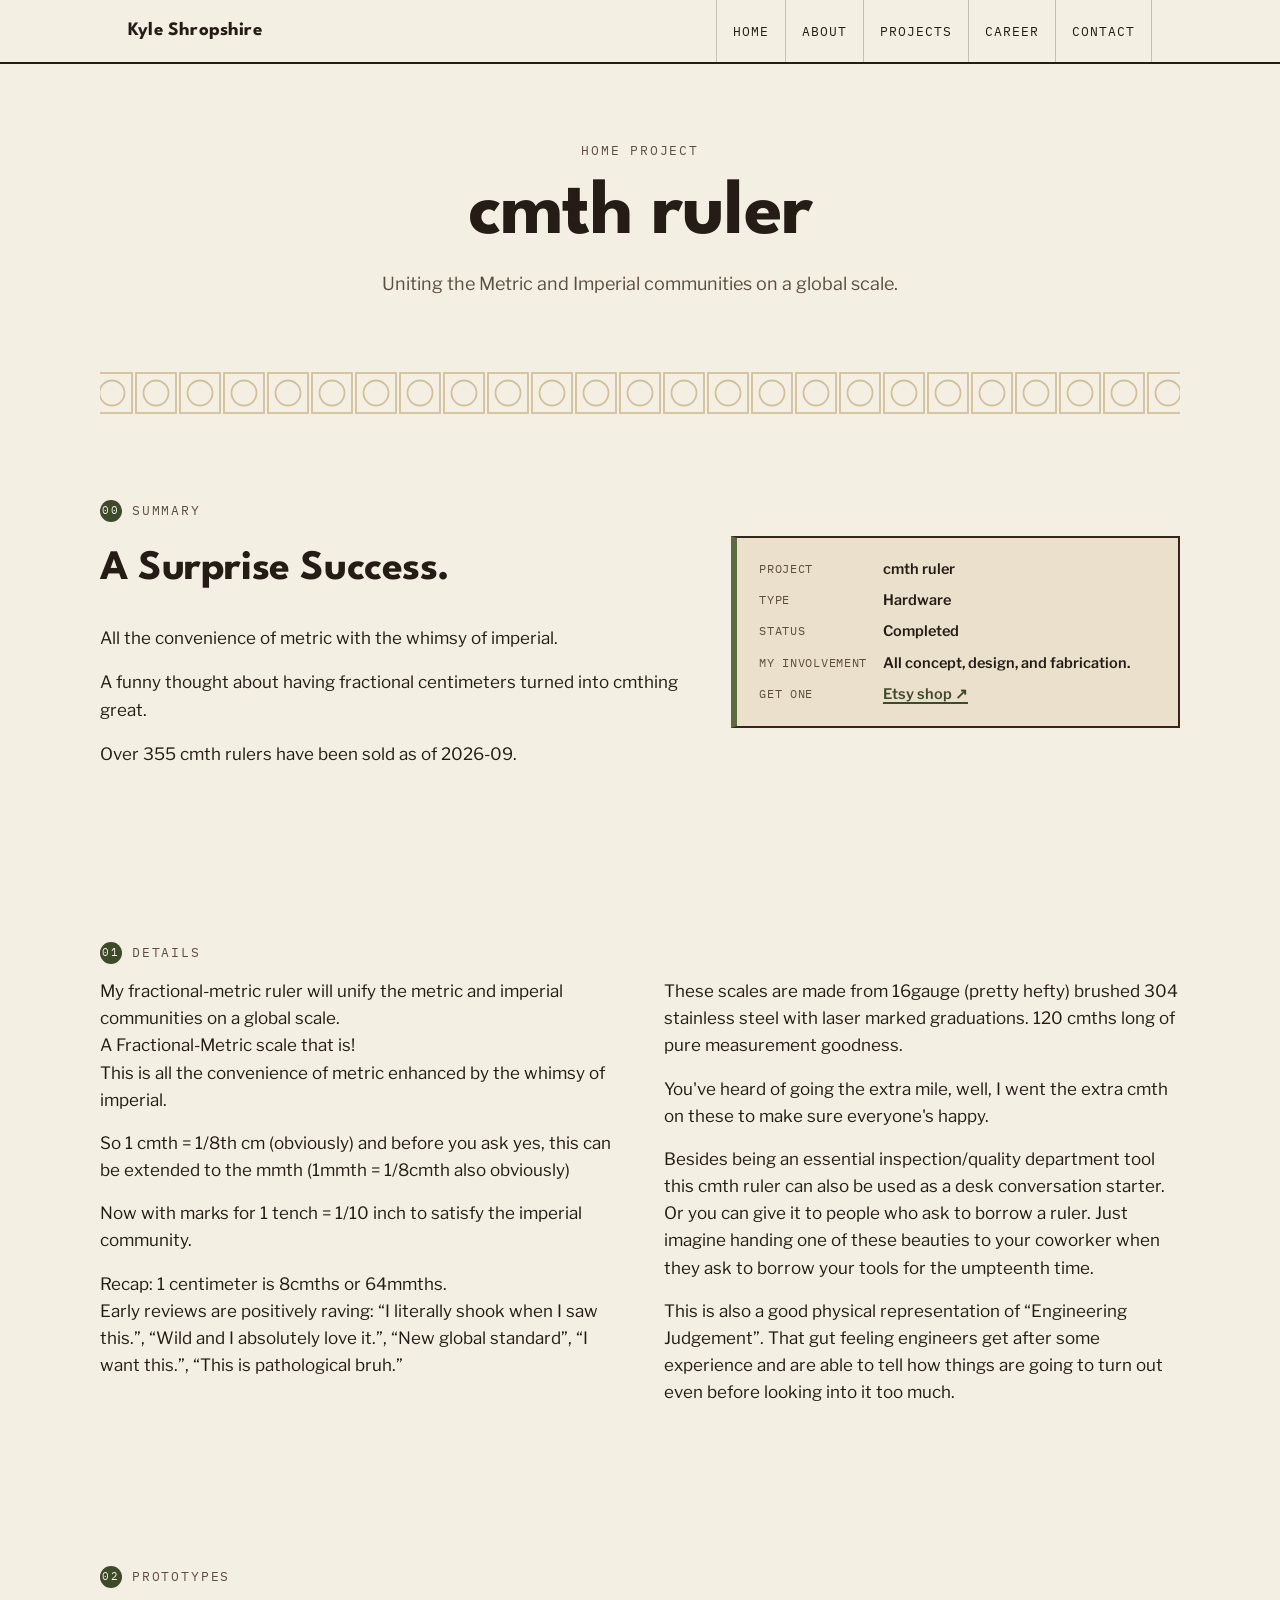
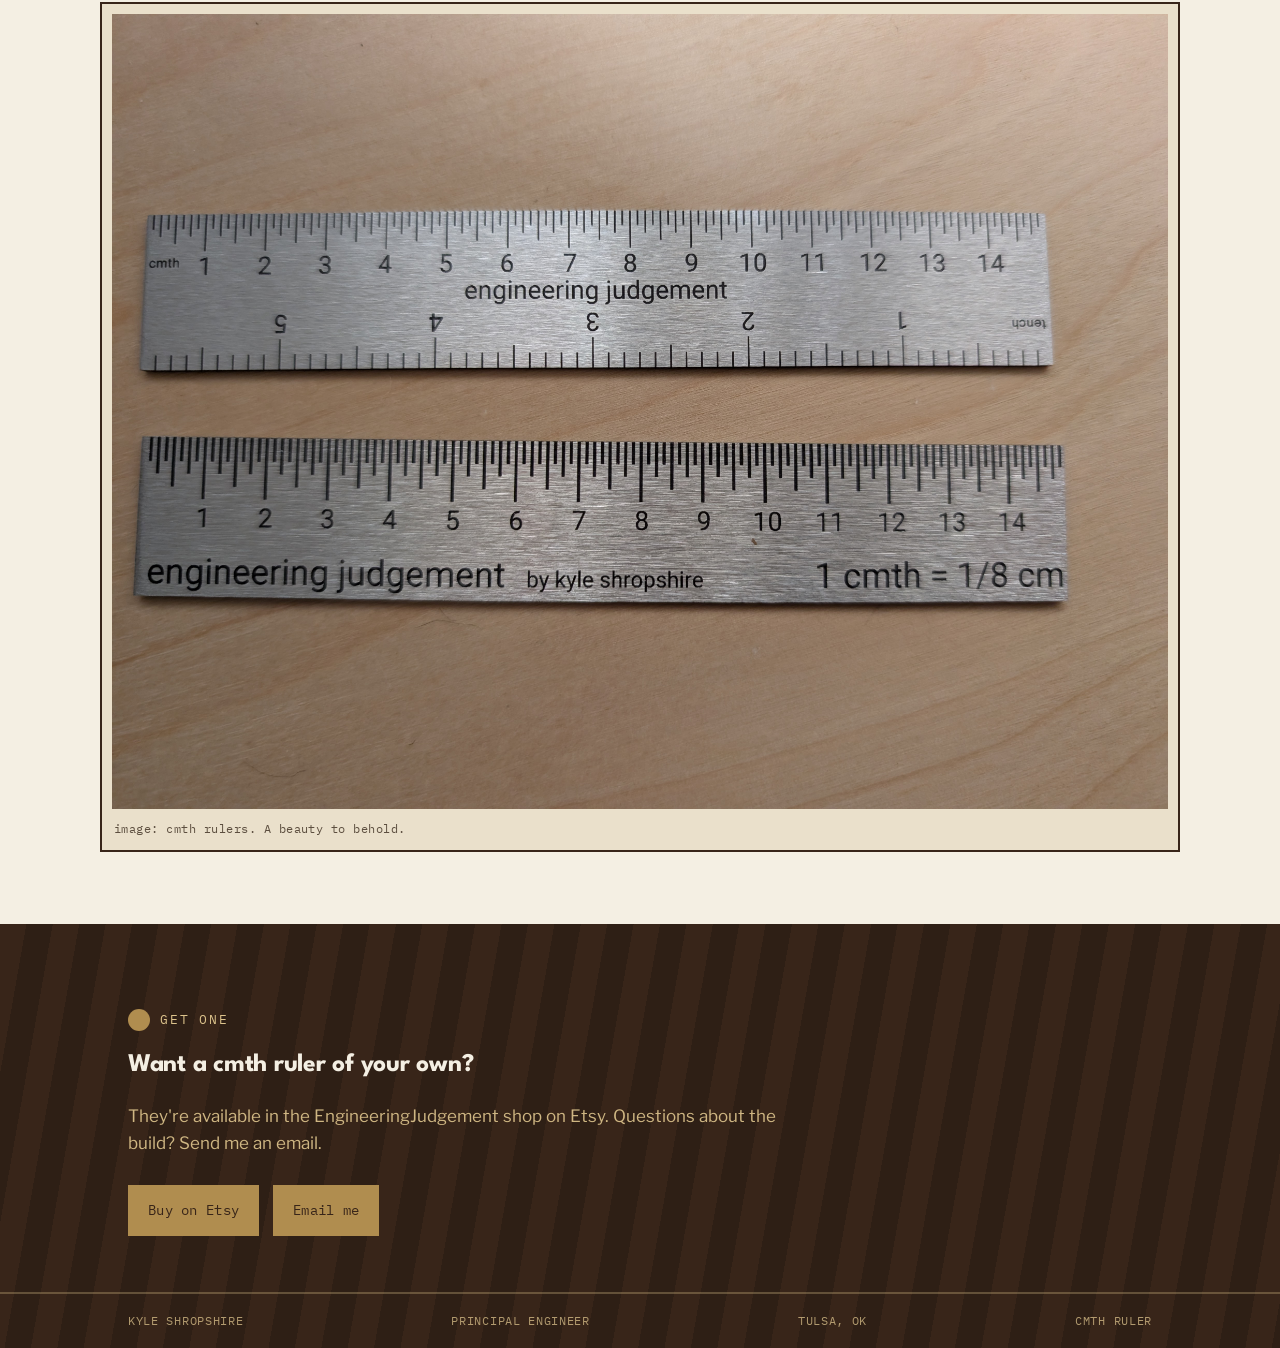
<file: cmth-ruler.html>
<!DOCTYPE html>
<html lang="en">
<head>
<meta charset="UTF-8">
<meta name="viewport" content="width=device-width, initial-scale=1.0">
<title>CMTH Ruler — Kyle Shropshire</title>
<meta name="description" content="A stainless steel fractional-metric ruler: all the convenience of metric with the whimsy of imperial. 1 cmth = 1/8 cm.">
<link rel="icon" href="assets/images/favicon.svg" type="image/svg+xml">
<meta property="og:type" content="website">
<meta property="og:site_name" content="Kyle Shropshire">
<meta property="og:title" content="CMTH Ruler — Kyle Shropshire">
<meta property="og:description" content="A stainless steel fractional-metric ruler: all the convenience of metric with the whimsy of imperial. 1 cmth = 1/8 cm.">
<meta property="og:url" content="https://kbshrop.github.io/cmth-ruler.html">
<meta property="og:image" content="https://kbshrop.github.io/assets/images/cmth-ruler/cmth-rulers.jpg">
<meta name="twitter:card" content="summary_large_image">
<link rel="preconnect" href="https://fonts.googleapis.com">
<link rel="preconnect" href="https://fonts.gstatic.com" crossorigin>
<link href="https://fonts.googleapis.com/css2?family=IBM+Plex+Mono:wght@400;500;600&family=League+Spartan:wght@600;700;900&family=Libre+Franklin:ital,wght@0,400;0,500;0,600;0,700;1,400&display=swap" rel="stylesheet">
<link rel="stylesheet" href="assets/css/style.css">
<style>
  .columns { column-count: 2; column-gap: 48px; }
  .columns p { margin: 0 0 16px; break-inside: avoid; max-width: none; }
  @media (max-width: 760px) { .columns { column-count: 1; } }
</style>
</head>
<body>

<header class="titleblock">
  <div class="wrap">
    <span class="tb-name">Kyle Shropshire</span>
    <nav class="tb-nav">
      <a href="index.html">Home</a>
      <!-- Links back to the main page -->
      <a href="index.html#about">About</a>
      <a href="index.html#projects">Projects</a>
      <a href="index.html#career">Career</a>
      <a href="index.html#contact">Contact</a>
    </nav>
  </div>
</header>

<main>
  <section class="hero wrap" style="padding-bottom: 64px;">
    <div class="hero-head">
      <p class="eyebrow" style="justify-content:center;">Home Project</p>
      <h1>cmth ruler</h1>
      <p class="lede">Uniting the Metric and Imperial communities on a global scale.</p>
    </div>
  </section>

  <div class="breeze-divider" role="presentation"></div>

  <section class="panel wrap">
    <p class="eyebrow"><span class="num">00</span>Summary</p>
    <div class="about-grid">
      <div>
        <h2>A Surprise Success.</h2>
        <p>All the convenience of metric with the whimsy of imperial.</p>
        <p>A funny thought about having fractional centimeters turned into cmthing great.</p>
        <p>Over 355 cmth rulers have been sold as of 2026-09.</p>
      </div>

      <div class="fact-card">
          <dl>
              <dt>Project</dt><dd>cmth ruler</dd>
              <dt>Type</dt><dd>Hardware</dd>
              <dt>Status</dt><dd>Completed</dd>
              <dt>My Involvement</dt><dd>All concept, design, and fabrication.</dd>
              <dt>Get One</dt><dd><a href="https://www.etsy.com/shop/EngineeringJudgement" target="_blank" rel="noopener">Etsy shop ↗</a></dd>
          </dl>
      </div>
    </div>
  </section>

  <section class="panel wrap">
    <p class="eyebrow"><span class="num">01</span>Details</p>
    <div class="columns">
      <p>My fractional-metric ruler will unify the metric and imperial communities on a global scale.<br>
      A Fractional-Metric scale that is!<br>
      This is all the convenience of metric enhanced by the whimsy of imperial.</p>

      <p>So 1 cmth = 1/8th cm (obviously) and before you ask yes, this can be extended to the mmth (1mmth = 1/8cmth also obviously)</p>

      <p>Now with marks for 1 tench = 1/10 inch to satisfy the imperial community.</p>

      <p>Recap: 1 centimeter is 8cmths or 64mmths.<br>
      Early reviews are positively raving: &ldquo;I literally shook when I saw this.&rdquo;, &ldquo;Wild and I absolutely love it.&rdquo;, &ldquo;New global standard&rdquo;, &ldquo;I want this.&rdquo;, &ldquo;This is pathological bruh.&rdquo;</p>

      <p>These scales are made from 16gauge (pretty hefty) brushed 304 stainless steel with laser marked graduations. 120 cmths long of pure measurement goodness.</p>

      <p>You've heard of going the extra mile, well, I went the extra cmth on these to make sure everyone's happy.</p>

      <p>Besides being an essential inspection/quality department tool this cmth ruler can also be used as a desk conversation starter. Or you can give it to people who ask to borrow a ruler. Just imagine handing one of these beauties to your coworker when they ask to borrow your tools for the umpteenth time.</p>

      <p>This is also a good physical representation of &ldquo;Engineering Judgement&rdquo;. That gut feeling engineers get after some experience and are able to tell how things are going to turn out even before looking into it too much.</p>
    </div>
  </section>

  <section class="panel wrap">
  <p class="eyebrow"><span class="num">02</span>Prototypes</p>
  <figure class="img-frame">
    <img src="assets/images/cmth-ruler/cmth-rulers.jpg" alt="Both versions of the cmth ruler." class="story-img">
    <figcaption class="img-caption">image: cmth rulers. A beauty to behold.</figcaption>
  </figure>
</section>

  <section class="contact-panel">
    <div class="wrap">
      <p class="eyebrow"><span class="num"></span> Get One</p>
      <h2>Want a cmth ruler of your own?</h2>
      <p class="lede">They're available in the EngineeringJudgement shop on Etsy. Questions about the build? Send me an email.</p>
      <div class="contact-links">
        <a href="https://www.etsy.com/shop/EngineeringJudgement" target="_blank" rel="noopener">Buy on Etsy</a>
        <a href="mailto:kyle@drawnav.com?subject=CMTH%20Ruler">Email me</a>
      </div>
    </div>
    <div class="footer-titleblock">
      <div class="wrap">
        <span>Kyle Shropshire</span>
        <span>Principal Engineer</span>
        <span>Tulsa, OK</span>
        <span>CMTH Ruler</span>
      </div>
    </div>
  </section>
</main>

<script src="assets/js/script.js"></script>
</body>
</html>
</file>
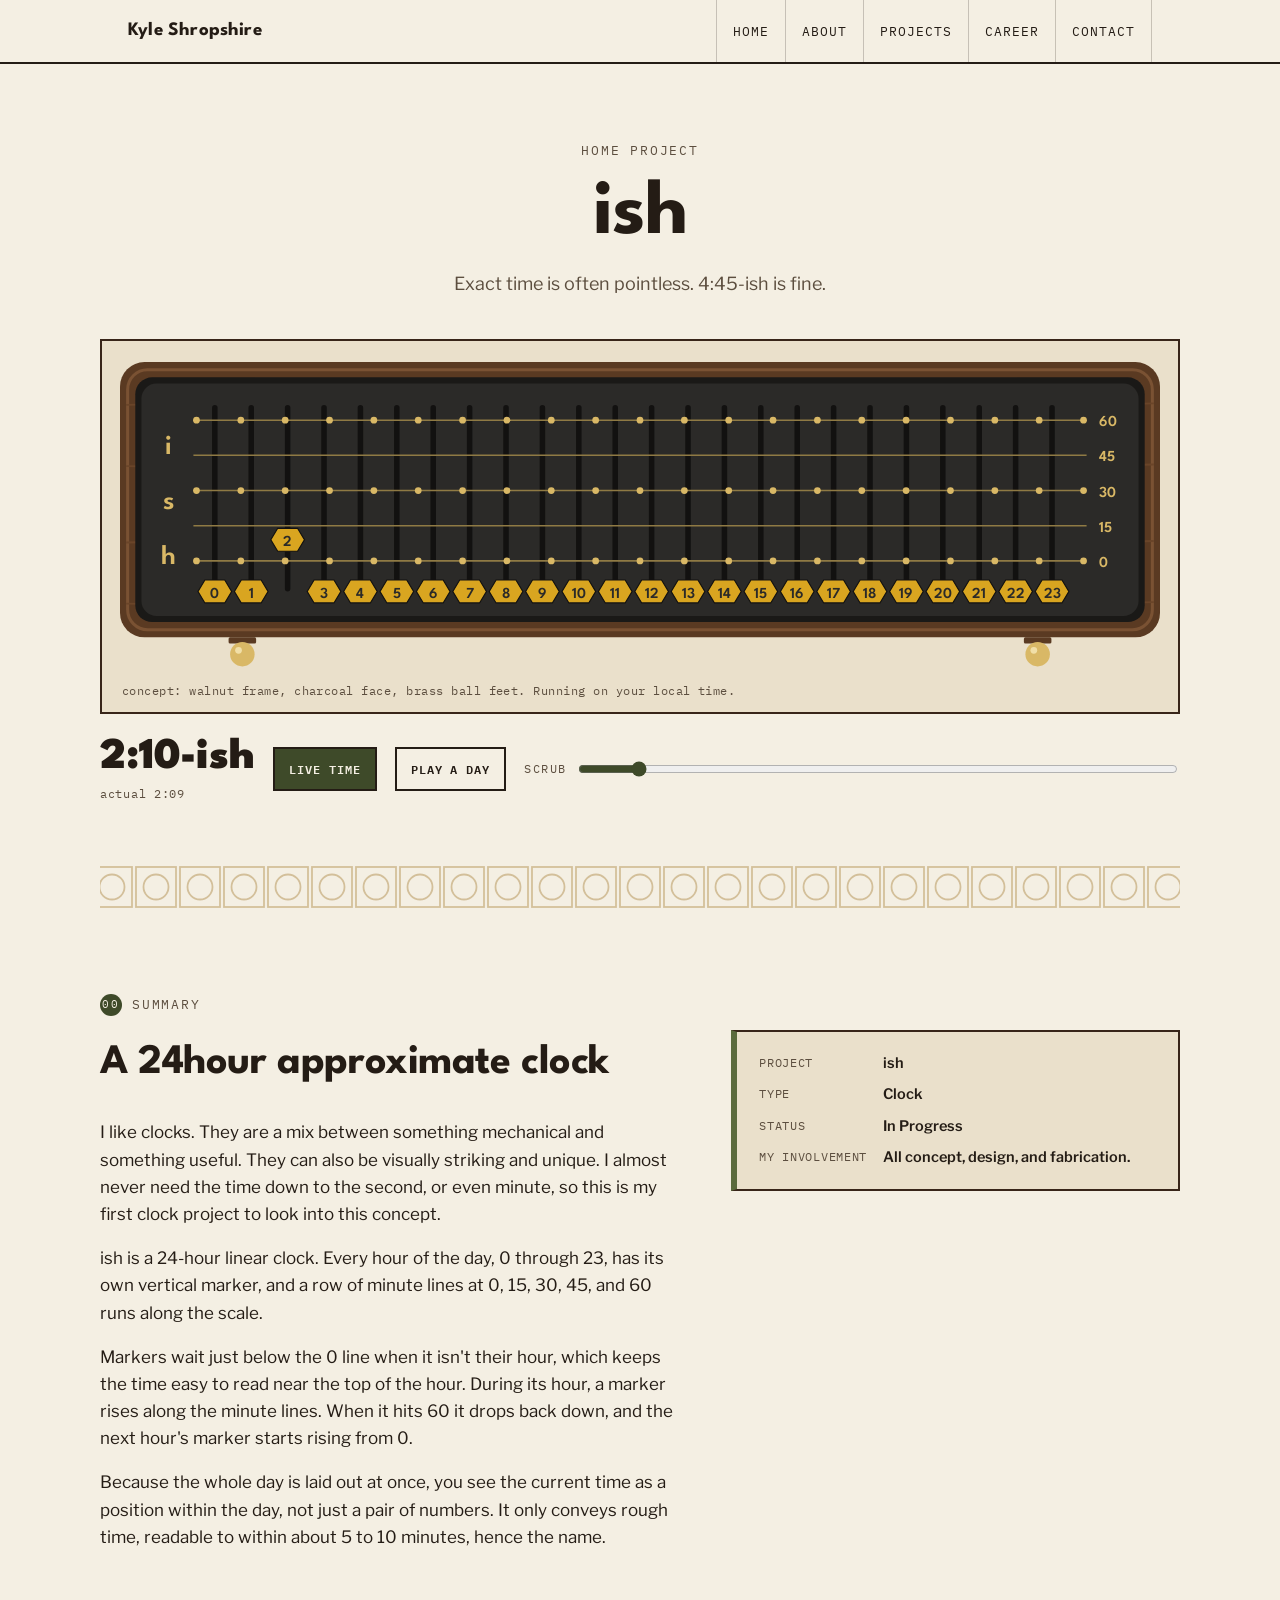
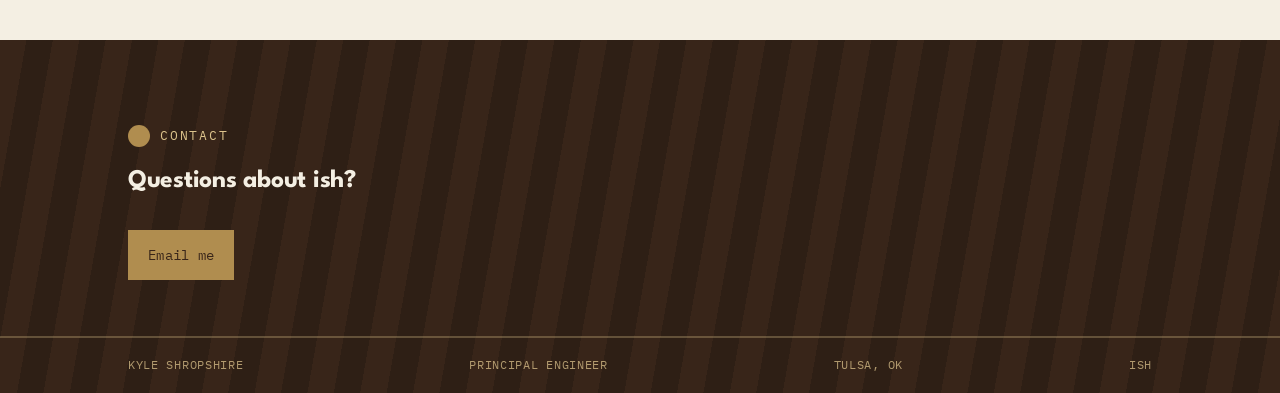
<file: ish.html>
<!DOCTYPE html>
<html lang="en">
<head>
<meta charset="UTF-8">
<meta name="viewport" content="width=device-width, initial-scale=1.0">
<title>ish — Kyle Shropshire</title>
<meta name="description" content="ish: a 24-hour linear clock that shows roughly what time it is. Exact time is often pointless. 4:45-ish is fine.">
<link rel="icon" href="assets/images/favicon.svg" type="image/svg+xml">
<meta property="og:type" content="website">
<meta property="og:site_name" content="Kyle Shropshire">
<meta property="og:title" content="ish — Kyle Shropshire">
<meta property="og:description" content="A 24-hour linear clock that shows roughly what time it is. Exact time is often pointless. 4:45-ish is fine.">
<meta property="og:url" content="https://kbshrop.github.io/ish.html">
<meta property="og:image" content="https://kbshrop.github.io/assets/images/index/headshot.jpg">
<meta name="twitter:card" content="summary">
<link rel="preconnect" href="https://fonts.googleapis.com">
<link rel="preconnect" href="https://fonts.gstatic.com" crossorigin>
<link href="https://fonts.googleapis.com/css2?family=IBM+Plex+Mono:wght@400;500;600&family=League+Spartan:wght@600;700;900&family=Libre+Franklin:ital,wght@0,400;0,500;0,600;0,700;1,400&display=swap" rel="stylesheet">
<link rel="stylesheet" href="assets/css/style.css">
<style>
  .ish-demo { margin-top: 40px; text-align: left; }
  .ish-frame { padding: 18px 18px 0; }
  .ish-frame svg { display: block; width: 100%; height: auto; }
  .ish-tag { transition: transform 0.8s cubic-bezier(0.5, 0, 0.3, 1); }
  .ish-still .ish-tag,
  .ish-playing .ish-tag.is-now { transition: none; }
  @media (prefers-reduced-motion: reduce) { .ish-tag { transition: none; } }
  .ish-controls { display: flex; flex-wrap: wrap; align-items: center; gap: 12px 18px; margin-top: 22px; }
  .ish-readout { font-family: "League Spartan", sans-serif; font-weight: 900; font-size: clamp(30px, 5vw, 44px); line-height: 1; margin-right: auto; }
  .ish-readout small { display: block; margin-top: 6px; font: 12px "IBM Plex Mono", monospace; letter-spacing: 0.06em; color: var(--ink-soft); }
  .ish-controls button {
    font: 600 12px "IBM Plex Mono", monospace; letter-spacing: 0.08em; text-transform: uppercase;
    padding: 10px 14px; border: 2px solid var(--ink); border-radius: 0; background: var(--plaster); color: var(--ink); cursor: pointer;
  }
  .ish-controls button[aria-pressed="true"] { background: var(--olive-deep); color: var(--plaster); }
  .ish-controls button:focus-visible, .ish-controls input:focus-visible { outline: 2px solid var(--brass); outline-offset: 2px; }
  .ish-scrub { display: flex; align-items: center; gap: 10px; flex: 1 1 220px; font: 12px "IBM Plex Mono", monospace; letter-spacing: 0.12em; text-transform: uppercase; color: var(--ink-soft); }
  .ish-scrub input { flex: 1; accent-color: var(--olive-deep); }
</style>
</head>
<body>

<header class="titleblock">
  <div class="wrap">
    <span class="tb-name">Kyle Shropshire</span>
    <nav class="tb-nav">
      <a href="index.html">Home</a>
      <!-- Links back to the main page -->
      <a href="index.html#about">About</a>
      <a href="index.html#projects">Projects</a>
      <a href="index.html#career">Career</a>
      <a href="index.html#contact">Contact</a>
    </nav>
  </div>
</header>

<main>
  <section class="hero wrap" style="padding-bottom: 64px;">
    <div class="hero-head">
      <p class="eyebrow" style="justify-content:center;">Home Project</p>
      <h1>ish</h1>
      <p class="lede">Exact time is often pointless. 4:45-ish is fine.</p>
    </div>
    <div class="ish-demo">
      <figure class="img-frame ish-frame">
        <svg id="ish-clock" viewBox="0 0 680 204" role="img" aria-label="Concept of the ish clock: a charcoal face with brass minute lines in a walnut frame on brass ball feet, showing your local time.">
          <g id="ish-static"></g>
          <g id="ish-tags"></g>
        </svg>
        <figcaption class="img-caption">concept: walnut frame, charcoal face, brass ball feet. Running on your local time.</figcaption>
      </figure>
      <div class="ish-controls">
        <div class="ish-readout"><span id="ish-text">--</span><small id="ish-exact"></small></div>
        <button type="button" id="ish-live" aria-pressed="true">Live time</button>
        <button type="button" id="ish-play" aria-pressed="false">Play a day</button>
        <label class="ish-scrub">Scrub <input type="range" id="ish-range" min="0" max="1439" step="1" aria-label="Time of day"></label>
      </div>
    </div>
  </section>

  <div class="breeze-divider" role="presentation"></div>

  <section class="panel wrap">
    <p class="eyebrow"><span class="num">00</span>Summary</p>
    <div class="about-grid">
      <div>
        <h2>A 24hour approximate clock</h2>
        <p>I like clocks. They are a mix between something mechanical and something useful. They can also be visually striking and unique. I almost never need the time down to the second, or even minute, so this is my first clock project to look into this concept.</p>
        <p>ish is a 24-hour linear clock. Every hour of the day, 0 through 23, has its own vertical marker, and a row of minute lines at 0, 15, 30, 45, and 60 runs along the scale.</p>
        <p>Markers wait just below the 0 line when it isn't their hour, which keeps the time easy to read near the top of the hour. During its hour, a marker rises along the minute lines. When it hits 60 it drops back down, and the next hour's marker starts rising from 0.</p>
        <p>Because the whole day is laid out at once, you see the current time as a position within the day, not just a pair of numbers. It only conveys rough time, readable to within about 5 to 10 minutes, hence the name.</p>
      </div>

      <div class="fact-card">
          <dl>
              <dt>Project</dt>
              <dd>ish</dd>
              <dt>Type</dt>
              <dd>Clock</dd>
              <dt>Status</dt>
              <dd>In Progress</dd>
              <dt>My Involvement</dt>
              <dd>All concept, design, and fabrication.</dd>

          </dl>
      </div>
    </div>
  </section>

  <section class="contact-panel">
    <div class="wrap">
      <p class="eyebrow"><span class="num"></span> Contact</p>
      <h2>Questions about ish?</h2>
      <div class="contact-links">
        <a href="mailto:kyle@drawnav.com?subject=ish%20clock">Email me</a>
      </div>
    </div>
    <div class="footer-titleblock">
      <div class="wrap">
        <span>Kyle Shropshire</span>
        <span>Principal Engineer</span>
        <span>Tulsa, OK</span>
        <span>ish</span>
      </div>
    </div>
  </section>
</main>

<script src="assets/js/script.js"></script>
<script>
// ish concept clock: each hour's tag rests below 0 and only the current hour's tag rises along the minute scale.
(function () {
  var svg = document.getElementById('ish-clock');
  if (!svg) return;
  var FONT = '"League Spartan", Futura, "Century Gothic", sans-serif';
  var SX = 62, DX = 23.8, Y0 = 132, Y60 = 40, REST = 152;
  var sx = function (h) { return SX + h * DX; };
  var my = function (m) { return Y0 - m / 60 * (Y0 - Y60); };
  var text = function (x, y, s, fill, size, anchor) {
    return '<text x="' + x + '" y="' + y + '" text-anchor="' + (anchor || 'middle') + '" font-family=\'' + FONT + '\' font-size="' + size + '" font-weight="600" fill="' + fill + '">' + s + '</text>';
  };

  var s = '';
  // brass ball feet
  [80, 600].forEach(function (x) {
    s += '<rect x="' + (x - 9) + '" y="182" width="18" height="4" rx="1" fill="#5A3A22"/>' +
         '<circle cx="' + x + '" cy="193" r="8" fill="#D9B866"/><circle cx="' + (x - 2.5) + '" cy="190.5" r="2.2" fill="#F1DFA8"/>';
  });
  // walnut frame with a little grain
  s += '<rect x="0" y="2" width="680" height="180" rx="16" fill="#5A3A22"/>' +
       '<rect x="5" y="7" width="670" height="170" rx="13" fill="none" stroke="#7A5233" stroke-width="2"/>';
  [30, 70, 120, 160].forEach(function (y, i) {
    s += '<path d="M4 ' + y + ' C180 ' + (y - 3 + (i % 2) * 6) + ' 460 ' + (y + 4) + ' 676 ' + (y - 1) + '" stroke="#6A4529" stroke-width="1.2" fill="none"/>';
  });
  s += '<rect x="10" y="12" width="660" height="160" rx="11" fill="#1A1917"/>' +
       '<rect x="14" y="16" width="652" height="152" rx="10" fill="#2B2A28"/>';
  // hour slots
  for (var h = 0; h < 24; h++) {
    s += '<rect x="' + (sx(h) - 1.8) + '" y="' + (Y60 - 10) + '" width="3.6" height="' + (REST - Y60 + 10) + '" rx="1.8" fill="#121110"/>';
  }
  // minute lines, with brass studs on 0, 30, and 60
  [0, 15, 30, 45, 60].forEach(function (k) {
    var y = my(k);
    s += '<line x1="48" y1="' + y + '" x2="632" y2="' + y + '" stroke="#8F7A44" stroke-width="1"/>';
    if (k % 30 === 0) for (var x = 50; x <= 630; x += 29) s += '<circle cx="' + x + '" cy="' + y + '" r="2.2" fill="#D9B866"/>';
    s += text(640, y + 4, k, '#D9B866', 10, 'start');
  });
  s += text(32, 62, 'i', '#D9B866', 18) + text(32, 98, 's', '#D9B866', 18) + text(32, 134, 'h', '#D9B866', 18);
  document.getElementById('ish-static').innerHTML = s;

  var tagLayer = document.getElementById('ish-tags');
  var tags = [];
  for (var t = 0; t < 24; t++) {
    var g = document.createElementNS('http://www.w3.org/2000/svg', 'g');
    g.setAttribute('class', 'ish-tag');
    g.innerHTML = '<path d="M-11 0 L-6.5 -7.5 H6.5 L11 0 L6.5 7.5 H-6.5 Z" fill="#D9A520" stroke="#121110" stroke-width=".8"/>' + text(0, 4, t, '#2B2A28', 10);
    tagLayer.appendChild(g);
    tags.push(g);
  }

  var out = document.getElementById('ish-text');
  var exact = document.getElementById('ish-exact');
  var range = document.getElementById('ish-range');
  var liveBtn = document.getElementById('ish-live');
  var playBtn = document.getElementById('ish-play');
  var pad = function (n) { return ('0' + n).slice(-2); };

  function draw(min) {
    var H = Math.floor(min / 60), m = min % 60;
    tags.forEach(function (g, h) {
      g.classList.toggle('is-now', h === H);
      g.setAttribute('transform', 'translate(' + sx(h) + ',' + (h === H ? my(m) : REST) + ')');
    });
    var r = Math.round(min / 5) * 5 % 1440;
    out.textContent = Math.floor(r / 60) + ':' + pad(r % 60) + '-ish';
    exact.textContent = 'actual ' + H + ':' + pad(m);
    range.value = min;
  }

  var mode = 'live', timer = null, cur = 0;
  var nowMin = function () { var d = new Date(); return d.getHours() * 60 + d.getMinutes(); };
  function setMode(next) {
    mode = next;
    clearInterval(timer);
    liveBtn.setAttribute('aria-pressed', String(next === 'live'));
    playBtn.setAttribute('aria-pressed', String(next === 'play'));
    playBtn.textContent = next === 'play' ? 'Pause' : 'Play a day';
    // While playing, the rising tag tracks the time exactly so it climbs the full hour; the drop back down still glides.
    svg.classList.toggle('ish-playing', next === 'play');
    if (next === 'live') { cur = nowMin(); draw(cur); timer = setInterval(function () { cur = nowMin(); draw(cur); }, 15000); }
    if (next === 'play') { timer = setInterval(function () { cur = (cur + 1) % 1440; draw(cur); }, 20); }
  }
  liveBtn.addEventListener('click', function () { setMode('live'); });
  playBtn.addEventListener('click', function () { setMode(mode === 'play' ? 'paused' : 'play'); });
  range.addEventListener('input', function () {
    if (mode !== 'paused') setMode('paused');
    svg.classList.add('ish-still');
    cur = +range.value;
    draw(cur);
  });
  range.addEventListener('change', function () { svg.classList.remove('ish-still'); });
  setMode('live');
})();
</script>
</body>
</html>
</file>
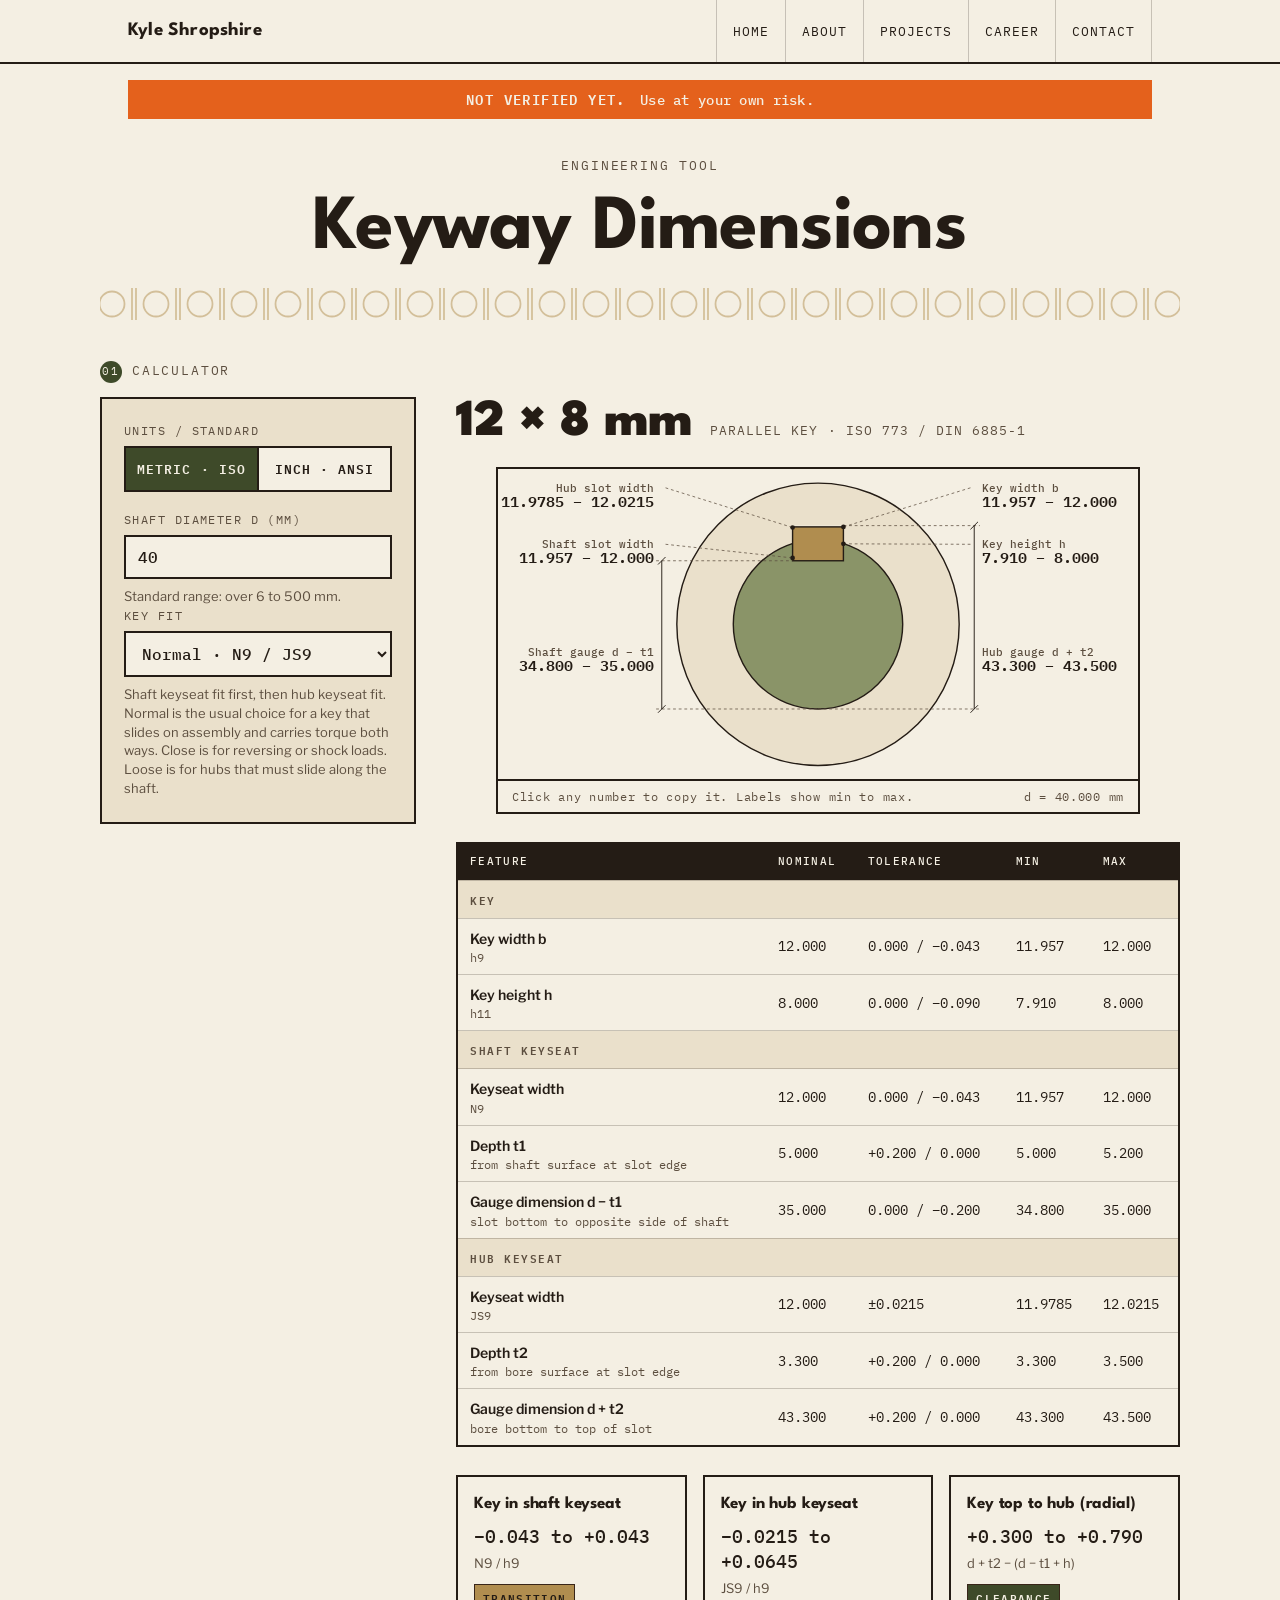
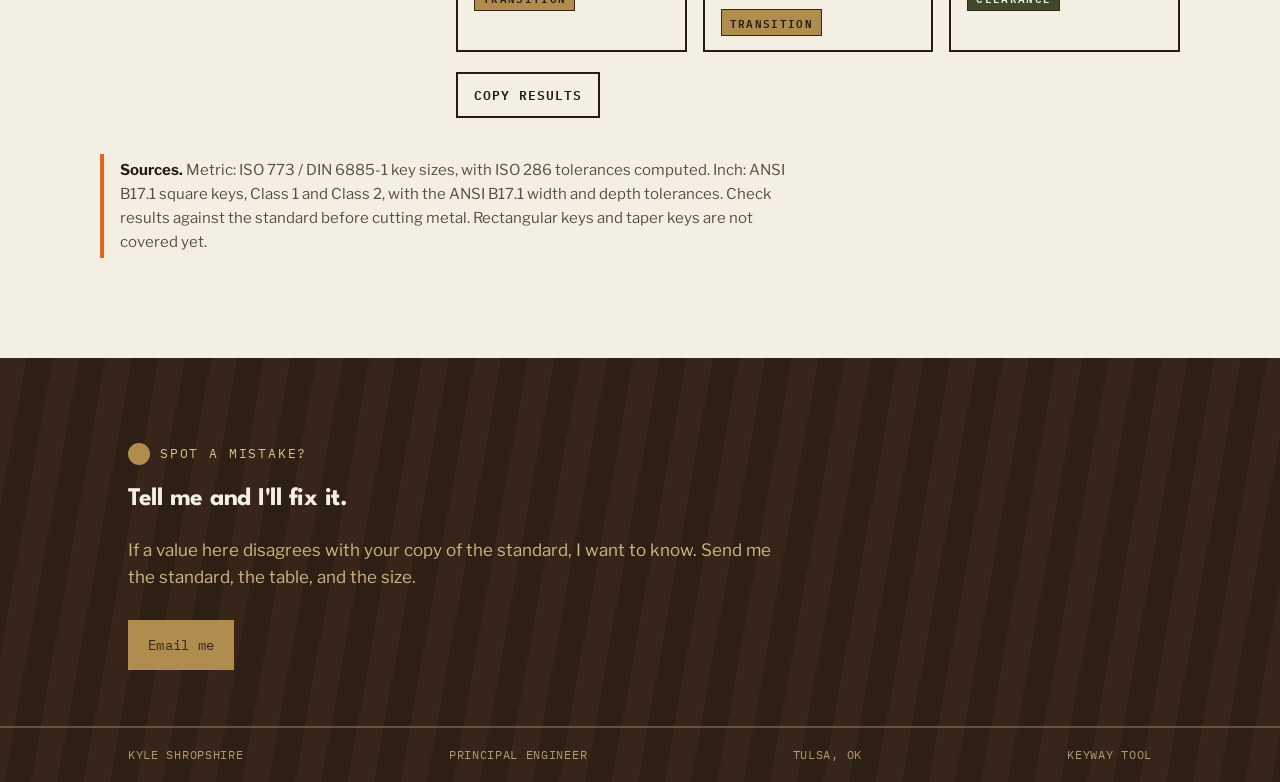
<file: keyway.html>
<!DOCTYPE html>
<html lang="en">
<head>
<meta charset="UTF-8">
<meta name="viewport" content="width=device-width, initial-scale=1.0">
<title>Keyway Dimensions — Kyle Shropshire</title>
<meta name="description" content="Enter a shaft diameter and get the standard key size, keyseat dimensions, and limit tolerances with fit analysis (ISO 773 / DIN 6885, with ANSI B17.1 sizes).">
<link rel="icon" href="assets/images/favicon.svg" type="image/svg+xml">
<meta property="og:type" content="website">
<meta property="og:site_name" content="Kyle Shropshire">
<meta property="og:title" content="Keyway Dimensions — Kyle Shropshire">
<meta property="og:description" content="Enter a shaft diameter and get the standard key size, keyseat dimensions, and limit tolerances with fit analysis.">
<meta property="og:url" content="https://kbshrop.github.io/keyway.html">
<meta property="og:image" content="https://kbshrop.github.io/assets/images/index/headshot.jpg">
<meta name="twitter:card" content="summary">
<link rel="preconnect" href="https://fonts.googleapis.com">
<link rel="preconnect" href="https://fonts.gstatic.com" crossorigin>
<link href="https://fonts.googleapis.com/css2?family=IBM+Plex+Mono:wght@400;500;600&family=League+Spartan:wght@600;700;900&family=Libre+Franklin:ital,wght@0,400;0,500;0,600;0,700;1,400&display=swap" rel="stylesheet">
<link rel="stylesheet" href="assets/css/style.css">
<style>
  .tool-grid { display: grid; grid-template-columns: minmax(280px, 380px) 1fr; gap: 40px; align-items: start; }
  @media (max-width: 860px) { .tool-grid { grid-template-columns: 1fr; } }

  .controls { border: 2px solid var(--ink); background: var(--plaster-deep); padding: 22px 22px 24px; }
  .controls label { display: block; font-family: "IBM Plex Mono", monospace; font-size: 12px; letter-spacing: 0.12em; text-transform: uppercase; color: var(--ink-soft); margin: 18px 0 6px; }
  .controls label:first-child { margin-top: 0; }
  .controls input[type="number"], .controls select {
    width: 100%; font: 500 16px "IBM Plex Mono", monospace; color: var(--ink);
    background: var(--plaster); border: 2px solid var(--ink); border-radius: 0; padding: 10px 12px;
  }
  .controls input:focus-visible, .controls select:focus-visible { outline: 2px solid var(--brass); outline-offset: 2px; }
  .seg { display: flex; border: 2px solid var(--ink); }
  .seg button {
    flex: 1; font: 600 13px "IBM Plex Mono", monospace; letter-spacing: 0.08em; text-transform: uppercase;
    padding: 10px 8px; border: 0; background: var(--plaster); color: var(--ink); cursor: pointer;
  }
  .seg button + button { border-left: 2px solid var(--ink); }
  .seg button[aria-pressed="true"] { background: var(--olive-deep); color: var(--plaster); }
  .hint { font-size: 13px; color: var(--ink-soft); margin: 8px 0 0; line-height: 1.45; }
  .err { color: var(--orange); font-weight: 600; }

  .readout { display: flex; flex-wrap: wrap; align-items: baseline; gap: 6px 18px; margin: 0 0 18px; }
  .readout .big { font-family: "League Spartan", sans-serif; font-weight: 900; font-size: clamp(34px, 5vw, 52px); line-height: 1; }
  .readout .sub { font-family: "IBM Plex Mono", monospace; font-size: 13px; letter-spacing: 0.08em; text-transform: uppercase; color: var(--ink-soft); }

  .drawing { border: 2px solid var(--ink); background: var(--plaster); margin-bottom: 28px; }
  .drawing svg { display: block; width: 100%; height: auto; max-height: 420px; }
  .drawing figcaption { border-top: 2px solid var(--ink); padding: 8px 14px; font: 12px "IBM Plex Mono", monospace; letter-spacing: 0.06em; color: var(--ink-soft); display: flex; justify-content: space-between; gap: 12px; flex-wrap: wrap; }

  .tbl-wrap { overflow-x: auto; border: 2px solid var(--ink); }
  table.limits { border-collapse: collapse; width: 100%; font-family: "IBM Plex Mono", monospace; font-size: 14px; min-width: 560px; }
  table.limits th { text-align: left; background: var(--ink); color: var(--plaster); font-weight: 500; font-size: 11px; letter-spacing: 0.12em; text-transform: uppercase; padding: 9px 12px; }
  table.limits td { padding: 9px 12px; border-top: 1px solid var(--line); white-space: nowrap; }
  table.limits td:first-child { font-family: "Libre Franklin", sans-serif; font-weight: 600; white-space: normal; }
  table.limits td small { display: block; font: 12px "IBM Plex Mono", monospace; color: var(--ink-soft); }
  table.limits tr.group td { background: var(--plaster-deep); font: 600 11px "IBM Plex Mono", monospace; letter-spacing: 0.14em; text-transform: uppercase; color: var(--ink-soft); }
  table.limits td.na { color: var(--ink-soft); font-style: italic; }

  .fits { display: grid; grid-template-columns: repeat(auto-fit, minmax(220px, 1fr)); gap: 16px; margin-top: 28px; }
  .fit-card { border: 2px solid var(--ink); padding: 14px 16px; background: var(--plaster); }
  .fit-card h3 { font-size: 17px; margin-bottom: 6px; }
  .fit-card .range { font: 500 18px "IBM Plex Mono", monospace; }
  .fit-card .tag { display: inline-block; margin-top: 8px; font: 600 11px "IBM Plex Mono", monospace; letter-spacing: 0.12em; text-transform: uppercase; padding: 3px 8px; color: var(--plaster); }
  .tag.clearance { background: var(--olive-deep); }
  .tag.transition { background: var(--brass); color: var(--ink); }
  .tag.interference { background: var(--orange); }

  .tool-actions { margin-top: 20px; display: flex; gap: 12px; flex-wrap: wrap; align-items: center; }
  .tool-actions button { font: 600 13px "IBM Plex Mono", monospace; letter-spacing: 0.08em; text-transform: uppercase; padding: 10px 16px; border: 2px solid var(--ink); background: var(--plaster); cursor: pointer; color: var(--ink); }
  .tool-actions button:hover { background: var(--ink); color: var(--plaster); }
  button.cp { font: inherit; color: inherit; background: none; border: 0; border-radius: 2px; padding: 1px 3px; margin: 0 -3px; cursor: pointer; }
  button.cp:hover, button.cp:focus-visible { background: var(--brass-light); outline: none; }
  button.cp.flash { background: var(--olive-deep); color: var(--plaster); }
  tspan.cp { cursor: pointer; outline: none; }
  tspan.cp:hover, tspan.cp:focus-visible { fill: var(--orange); }
  tspan.cp.flash { fill: var(--olive); }
  .toast { position: fixed; left: 50%; bottom: 28px; transform: translate(-50%, 12px); background: var(--ink); color: var(--plaster); font: 500 14px "IBM Plex Mono", monospace; padding: 10px 18px; opacity: 0; pointer-events: none; transition: opacity 0.15s, transform 0.15s; z-index: 100; }
  .toast.show { opacity: 1; transform: translate(-50%, 0); }
  .warn { margin-top: 16px; padding: 9px 18px; background: var(--orange); color: var(--plaster); font: 500 14px "IBM Plex Mono", monospace; letter-spacing: 0.02em; line-height: 1.45; text-align: center; max-width: calc(var(--max) - 56px); }
  .warn strong { font-weight: 600; letter-spacing: 0.1em; text-transform: uppercase; margin-right: 6px; }
  .note { border-left: 4px solid var(--orange); padding: 4px 0 4px 16px; margin: 0 0 28px; font-size: 15px; color: var(--ink-soft); max-width: 70ch; }
  .note strong { color: var(--ink); }

  #dr-hub { fill: var(--plaster-deep); stroke: var(--ink); stroke-width: 1.5; }
  #dr-shaft { fill: var(--olive-soft); stroke: var(--ink); stroke-width: 1.5; }
  .dr-void { fill: var(--plaster); stroke: none; }
  #dr-key { fill: var(--brass); stroke: var(--ink); stroke-width: 1.5; }
  .dim { stroke: var(--ink); stroke-width: 1; fill: none; }
  .ext { stroke: var(--ink-soft); stroke-width: 0.8; stroke-dasharray: 3 3; fill: none; }
  .dim-t { font: 500 13px "IBM Plex Mono", monospace; fill: var(--ink); }
  .dim-s { fill: var(--ink-soft); font-size: 12px; }
  .dim-v { font-weight: 600; font-size: 16px; }
  .drawing { overflow-x: auto; }
  .drawing svg { min-width: 640px; }
</style>
</head>
<body>

<header class="titleblock">
  <div class="wrap">
    <span class="tb-name">Kyle Shropshire</span>
    <nav class="tb-nav">
      <a href="index.html">Home</a>
      <a href="index.html#about">About</a>
      <a href="index.html#projects">Projects</a>
      <a href="index.html#career">Career</a>
      <a href="index.html#contact">Contact</a>
    </nav>
  </div>
</header>

<main>
  <div class="warn wrap" role="alert"><strong>Not verified yet.</strong> Use at your own risk.</div>

  <section class="hero wrap" style="padding: 24px 0 12px;">
    <div class="hero-head">
      <p class="eyebrow" style="justify-content:center;">Engineering Tool</p>
      <h1>Keyway Dimensions</h1>
    </div>
  </section>

  <div class="breeze-divider" role="presentation" style="height: 32px;"></div>

  <section class="panel wrap" style="padding-top: 28px;">
    <p class="eyebrow"><span class="num">01</span>Calculator</p>

    <div class="tool-grid">
      <!-- INPUTS -->
      <div class="controls">
        <label>Units / standard</label>
        <div class="seg" role="group" aria-label="Units">
          <button type="button" id="u-mm" aria-pressed="true">Metric · ISO</button>
          <button type="button" id="u-in" aria-pressed="false">Inch · ANSI</button>
        </div>

        <label for="dia" id="dia-label">Shaft diameter d (mm)</label>
        <input type="number" id="dia" value="40" step="any" inputmode="decimal" min="0">
        <p class="hint" id="range-hint"></p>

        <div id="fit-wrap">
          <label for="fit">Key fit</label>
          <select id="fit">
            <option value="loose">Loose · H9 / D10</option>
            <option value="normal" selected>Normal · N9 / JS9</option>
            <option value="close">Close · P9 / P9</option>
          </select>
          <p class="hint" id="fit-hint">Shaft keyseat fit first, then hub keyseat fit. Normal is the usual choice for a key that slides on assembly and carries torque both ways. Close is for reversing or shock loads. Loose is for hubs that must slide along the shaft.</p>
        </div>
      </div>

      <!-- OUTPUT -->
      <div>
        <div class="readout" aria-live="polite">
          <span class="big" id="out-key">—</span>
          <span class="sub" id="out-std"></span>
        </div>

        <figure class="drawing">
          <svg id="dr" viewBox="0 0 680 330" role="img" aria-label="Cross-section of a shaft, key, and hub with limit dimensions">
            <circle id="dr-hub" cx="340" cy="165" r="150"/>
            <circle class="dr-void" id="dr-bore" cx="340" cy="165" r="90"/>
            <rect class="dr-void" id="dr-hubslot"/>
            <circle id="dr-shaft" cx="340" cy="165" r="90"/>
            <rect class="dr-void" id="dr-shaftslot"/>
            <rect id="dr-key"/>
            <g id="dr-dims"></g>
          </svg>
          <figcaption><span id="cap-l">Cross-section, true proportions</span><span id="cap-r"></span></figcaption>
        </figure>

        <div class="tbl-wrap">
          <table class="limits">
            <thead>
              <tr><th>Feature</th><th>Nominal</th><th>Tolerance</th><th>Min</th><th>Max</th></tr>
            </thead>
            <tbody id="rows"></tbody>
          </table>
        </div>

        <div class="fits" id="fits"></div>

        <div class="tool-actions">
          <button type="button" id="copy">Copy results</button>
          <span class="hint" id="copy-msg" role="status"></span>
        </div>
      </div>
    </div>

    <p class="note" style="margin-top: 36px;"><strong>Sources.</strong> Metric: ISO 773 / DIN 6885-1 key sizes, with ISO 286 tolerances computed. Inch: ANSI B17.1 square keys, Class 1 and Class 2, with the ANSI B17.1 width and depth tolerances. Check results against the standard before cutting metal. Rectangular keys and taper keys are not covered yet.</p>
  </section>

  <div id="toast" class="toast" role="status" aria-live="polite"></div>

  <section class="contact-panel">
    <div class="wrap">
      <p class="eyebrow"><span class="num"></span> Spot a mistake?</p>
      <h2>Tell me and I'll fix it.</h2>
      <p class="lede">If a value here disagrees with your copy of the standard, I want to know. Send me the standard, the table, and the size.</p>
      <div class="contact-links">
        <a href="mailto:kyle@drawnav.com?subject=Keyway%20tool%20feedback">Email me</a>
      </div>
    </div>
    <div class="footer-titleblock">
      <div class="wrap">
        <span>Kyle Shropshire</span>
        <span>Principal Engineer</span>
        <span>Tulsa, OK</span>
        <span>Keyway Tool</span>
      </div>
    </div>
  </section>
</main>

<script>
(function () {
  "use strict";

  /* ---------------- data ---------------- */

  // ISO 773 / DIN 6885-1 parallel keys. [over d, up to and incl. d, b, h, t1 (shaft), t2 (hub)] in mm.
  var METRIC = [
    [6, 8, 2, 2, 1.2, 1.0], [8, 10, 3, 3, 1.8, 1.4], [10, 12, 4, 4, 2.5, 1.8],
    [12, 17, 5, 5, 3.0, 2.3], [17, 22, 6, 6, 3.5, 2.8], [22, 30, 8, 7, 4.0, 3.3],
    [30, 38, 10, 8, 5.0, 3.3], [38, 44, 12, 8, 5.0, 3.3], [44, 50, 14, 9, 5.5, 3.8],
    [50, 58, 16, 10, 6.0, 4.3], [58, 65, 18, 11, 7.0, 4.4], [65, 75, 20, 12, 7.5, 4.9],
    [75, 85, 22, 14, 9.0, 5.4], [85, 95, 25, 14, 9.0, 5.4], [95, 110, 28, 16, 10.0, 6.4],
    [110, 130, 32, 18, 11, 7.4], [130, 150, 36, 20, 12, 8.4], [150, 170, 40, 22, 13, 9.4],
    [170, 200, 45, 25, 15, 10.4], [200, 230, 50, 28, 17, 11.4], [230, 260, 56, 32, 20, 12.4],
    [260, 290, 63, 32, 20, 12.4], [290, 330, 70, 36, 22, 14.4], [330, 380, 80, 40, 25, 15.4],
    [380, 440, 90, 45, 28, 17.4], [440, 500, 100, 50, 31, 19.5]
  ];

  // ISO 286 values, micrometres, by nominal size step: <=3, <=6, <=10, <=18, <=30
  var STEP = [3, 6, 10, 18, 30, 50, 80, 120];
  var IT9  = [25, 30, 36, 43, 52, 62, 74, 87];
  var IT10 = [40, 48, 58, 70, 84, 100, 120, 140];
  var IT11 = [60, 75, 90, 110, 130, 160, 190, 220];
  var N_ES = [-4, 0, 0, 0, 0, 0, 0, 0];    // upper deviation of N (grade 9): -4 um up to 3 mm, 0 above
  var P_ES = [-6, -12, -15, -18, -22, -26, -32, -37];  // upper deviation of P (grade 9)
  var D_EI = [20, 30, 40, 50, 65, 80, 100, 120];       // lower deviation of D

  // ANSI B17.1 square keys: [over d, up to and incl. d, W = H] in inches.
  var INCH = [
    [0.3125, 0.4375, 3 / 32], [0.4375, 0.5625, 1 / 8], [0.5625, 0.875, 3 / 16],
    [0.875, 1.25, 1 / 4], [1.25, 1.375, 5 / 16], [1.375, 1.75, 3 / 8],
    [1.75, 2.25, 1 / 2], [2.25, 2.75, 5 / 8], [2.75, 3.25, 3 / 4],
    [3.25, 3.75, 7 / 8], [3.75, 4.5, 1], [4.5, 5.5, 1.25], [5.5, 6.5, 1.5],
    [6.5, 7.5, 1.75], [7.5, 9, 2], [9, 11, 2.5]
  ];

  /* ---------------- helpers ---------------- */

  var $ = function (id) { return document.getElementById(id); };
  var unit = "mm";

  function stepIdx(size) { for (var i = 0; i < STEP.length; i++) if (size <= STEP[i]) return i; return STEP.length - 1; }

  // number -> string, at least `min` decimals, trimming further trailing zeros
  function num(v, max, min) {
    var s = v.toFixed(max);
    var dec = max;
    while (dec > min && s.charAt(s.length - 1) === "0") { s = s.slice(0, -1); dec--; }
    return /^-0(\.0*)?$/.test(s) ? s.slice(1) : s;
  }
  var mm = function (v) { return num(v, 4, 3); };
  var inch = function (v) { return num(v, 4, 4); };
  var fmt = function (v) { return unit === "mm" ? mm(v) : inch(v); };
  function signed(v) { return (v > 0 ? "+" : v < 0 ? "−" : "") + fmt(Math.abs(v)); }
  function tol(upper, lower) {
    if (Math.abs(upper + lower) < 1e-9 && upper > 0) return "±" + fmt(upper);
    return signed(upper) + " / " + signed(lower);
  }
  // copyable numbers: the clipboard gets the plain number (ASCII minus, no plus sign) ready for CAD
  function plain(s) { return s.replace(/^[+±]/, "").replace(/−/g, "-"); }
  function htmlNum(s) {
    if (!/^[−+±]?\d/.test(s)) return s;
    return '<button type="button" class="cp" data-copy="' + plain(s) + '" title="Click to copy">' + s + "</button>";
  }
  function classify(min, max) {
    if (min >= -1e-9) return ["clearance", "Clearance"];
    if (max <= 1e-9) return ["interference", "Interference"];
    return ["transition", "Transition"];
  }

  /* ---------------- calculation ---------------- */

  function calcMetric(d, fit) {
    var row = null;
    for (var i = 0; i < METRIC.length; i++) if (d > METRIC[i][0] && d <= METRIC[i][1]) { row = METRIC[i]; break; }
    if (!row) return null;
    var b = row[2], h = row[3], t1 = row[4], t2 = row[5];
    var sb = stepIdx(b), sh = stepIdx(h);
    var u = 0.001; // um -> mm

    var keyW = { nom: b, up: 0, lo: -IT9[sb] * u, std: "h9" };
    var square = (b === h);
    var keyH = square ? { nom: h, up: 0, lo: -IT9[sh] * u, std: "h9" } : { nom: h, up: 0, lo: -IT11[sh] * u, std: "h11" };

    var shaftSlot, hubSlot;
    if (fit === "loose") {
      shaftSlot = { up: IT9[sb] * u, lo: 0, std: "H9" };
      hubSlot = { up: (D_EI[sb] + IT10[sb]) * u, lo: D_EI[sb] * u, std: "D10" };
    } else if (fit === "close") {
      var p = { up: P_ES[sb] * u, lo: (P_ES[sb] - IT9[sb]) * u, std: "P9" };
      shaftSlot = p; hubSlot = p;
    } else {
      shaftSlot = { up: N_ES[sb] * u, lo: (N_ES[sb] - IT9[sb]) * u, std: "N9" };
      hubSlot = { up: IT9[sb] / 2 * u, lo: -IT9[sb] / 2 * u, std: "JS9" };
    }

    var dt = h <= 6 ? 0.1 : h < 20 ? 0.2 : 0.3; // depth tolerance on t1, t2

    return {
      unit: "mm", metric: true, d: d, b: b, h: h, t1: t1, t2: t2, dt: dt,
      keyLabel: b + " × " + h + " mm", stdLabel: "Parallel key · ISO 773 / DIN 6885-1",
      keyW: keyW, keyH: keyH, shaftSlot: shaftSlot, hubSlot: hubSlot,
      g1: { nom: d - t1, up: 0, lo: -dt },   // gauge d − t1, slot bottom to far side of shaft
      g2: { nom: d + t2, up: dt, lo: 0 }     // gauge d + t2, far side of bore to top of hub slot
    };
  }

  // ANSI B17.1 square keys, side-fit classes (width tolerances by key width W, inches)
  var C_ALLOW = 0.005;                        // clearance allowance C between key top and hub keyseat, square keys
  function inchWidthTol(cls, w) {
    var i, t;
    if (cls === 1) {                          // [over W, up to W, key stock minus, keyseat plus]
      t = [[0, 0.5, 0.002, 0.002], [0.5, 0.75, 0.002, 0.003], [0.75, 1, 0.003, 0.003], [1, 1.5, 0.003, 0.004], [1.5, 2.5, 0.004, 0.004], [2.5, 3.5, 0.006, 0.004]];
      for (i = 0; i < t.length; i++) if (w > t[i][0] && w <= t[i][1]) return { key: { up: 0, lo: -t[i][2] }, slot: { up: t[i][3], lo: 0 } };
    } else {                                  // [over W, up to W, key stock plus, keyseat plus]
      t = [[0, 1.25, 0.001, 0.002], [1.25, 3, 0.002, 0.002], [3, 3.5, 0.003, 0.002]];
      for (i = 0; i < t.length; i++) if (w > t[i][0] && w <= t[i][1]) return { key: { up: t[i][2], lo: 0 }, slot: { up: t[i][3], lo: 0 } };
    }
    return null;
  }

  function calcInch(d, cls) {
    var row = null;
    for (var i = 0; i < INCH.length; i++) if (d > INCH[i][0] && d <= INCH[i][1]) { row = INCH[i]; break; }
    if (!row) return null;
    var w = row[2];
    var tl = inchWidthTol(cls, w);
    var y = (d - Math.sqrt(d * d - w * w)) / 2;               // height of the chord across the keyseat
    var frac = ["3/32", "1/8", "3/16", "1/4", "5/16", "3/8", "1/2", "5/8", "3/4", "7/8", "1", "1-1/4", "1-1/2", "1-3/4", "2", "2-1/2"][INCH.indexOf(row)];
    var stock = cls === 1 ? "bar stock" : "key stock";
    return {
      unit: "in", metric: false, d: d, b: w, h: w, y: y, cls: cls,
      keyLabel: frac + " × " + frac + " in", stdLabel: "Square key · ANSI B17.1 Class " + cls,
      keyW: { nom: w, up: tl.key.up, lo: tl.key.lo, std: stock },
      keyH: { nom: w, up: tl.key.up, lo: tl.key.lo, std: stock },
      shaftSlot: { up: tl.slot.up, lo: tl.slot.lo, std: "Class " + cls },
      hubSlot: { up: tl.slot.up, lo: tl.slot.lo, std: "Class " + cls },
      g1: { nom: d - w / 2 - y, up: 0, lo: -0.015 },           // S = D − H/2 − Y
      g2: { nom: d + w / 2 + C_ALLOW - y, up: 0.010, lo: 0 }   // T = D + H/2 + C − Y
    };
  }

  /* ---------------- render ---------------- */

  var last = null;

  function render() {
    var d = parseFloat($("dia").value);
    var hint = $("range-hint");
    var fit = $("fit").value;
    var r = null;

    if (unit === "mm") { hint.innerHTML = "Standard range: over 6 to 500 mm."; r = isFinite(d) ? calcMetric(d, fit) : null; }
    else { hint.innerHTML = "Standard range: over 5/16 to 11 in (decimal inches)."; r = isFinite(d) ? calcInch(d, parseInt(fit, 10)) : null; }

    if (!r) {
      hint.innerHTML = '<span class="err">' + (isFinite(d) ? "That diameter is outside the standard table." : "Enter a shaft diameter.") + "</span> " + hint.innerHTML;
      last = null;
      $("out-key").textContent = "—"; $("out-std").textContent = "";
      $("rows").innerHTML = ""; $("fits").innerHTML = ""; $("dr-dims").innerHTML = "";
      ["dr-hubslot", "dr-shaftslot", "dr-key"].forEach(function (id) { $(id).setAttribute("width", 0); });
      return;
    }
    last = r;
    $("out-key").textContent = r.keyLabel;
    $("out-std").textContent = r.stdLabel;
    $("cap-r").textContent = "d = " + fmt(r.d) + (unit === "mm" ? " mm" : " in");

    var rows = [];
    function add(name, sub, nom, tolStr, mn, mx) { rows.push({ name: name, sub: sub, nom: nom, tol: tolStr, min: mn, max: mx }); }
    function grp(name) { rows.push({ group: name }); }
    var fits = [];

    var kw = r.keyW, kh = r.keyH, ss = r.shaftSlot, hs = r.hubSlot, g1 = r.g1, g2 = r.g2;
    var W = r.metric ? "b" : "W", H = r.metric ? "h" : "H";
    var n1 = r.metric ? "d − t1" : "S", n2 = r.metric ? "d + t2" : "T";
    function row(name, sub, o) { add(name, sub, fmt(o.nom), tol(o.up, o.lo), fmt(o.nom + o.lo), fmt(o.nom + o.up)); }

    grp("Key");
    row("Key width " + W, kw.std, kw);
    row("Key height " + H, kh.std, kh);
    grp("Shaft keyseat");
    row("Keyseat width", ss.std, { nom: r.b, up: ss.up, lo: ss.lo });
    if (r.metric) add("Depth t1", "from shaft surface at slot edge", fmt(r.t1), tol(r.dt, 0), fmt(r.t1), fmt(r.t1 + r.dt));
    row("Gauge dimension " + n1, "slot bottom to opposite side of shaft", g1);
    grp("Hub keyseat");
    row("Keyseat width", hs.std, { nom: r.b, up: hs.up, lo: hs.lo });
    if (r.metric) add("Depth t2", "from bore surface at slot edge", fmt(r.t2), tol(r.dt, 0), fmt(r.t2), fmt(r.t2 + r.dt));
    row("Gauge dimension " + n2, r.metric ? "bore bottom to top of slot" : "bore bottom to top of slot, includes C = 0.005 in", g2);

    // fits: clearance = slot - key
    var f1min = (r.b + ss.lo) - (kw.nom + kw.up), f1max = (r.b + ss.up) - (kw.nom + kw.lo);
    var f2min = (r.b + hs.lo) - (kw.nom + kw.up), f2max = (r.b + hs.up) - (kw.nom + kw.lo);
    // key top to hub: top of hub slot minus top of key, both measured from the far side of the shaft
    var f3min = (g2.nom + g2.lo) - (g1.nom + g1.up + kh.nom + kh.up), f3max = (g2.nom + g2.up) - (g1.nom + g1.lo + kh.nom + kh.lo);
    fits.push(["Key in shaft keyseat", f1min, f1max, ss.std + " / " + kw.std]);
    fits.push(["Key in hub keyseat", f2min, f2max, hs.std + " / " + kw.std]);
    fits.push(["Key top to hub (radial)", f3min, f3max, n2 + " − (" + n1 + " + " + H + ")"]);

    var html = "";
    rows.forEach(function (x) {
      if (x.group) { html += '<tr class="group"><td colspan="5">' + x.group + "</td></tr>"; return; }
      var na = function (v) { return v === "—" || v === "see standard" ? ' class="na"' : ""; };
      html += "<tr><td>" + x.name + (x.sub ? "<small>" + x.sub + "</small>" : "") + "</td><td>" + htmlNum(x.nom) + "</td><td" + na(x.tol) + ">" + x.tol.split(" / ").map(htmlNum).join(" / ") + "</td><td" + na(x.min) + ">" + htmlNum(x.min) + "</td><td" + na(x.max) + ">" + htmlNum(x.max) + "</td></tr>";
    });
    $("rows").innerHTML = html;

    var fh = "";
    fits.forEach(function (f) {
      var c = classify(f[1], f[2]);
      fh += '<div class="fit-card"><h3>' + f[0] + '</h3><div class="range">' + htmlNum(signed(f[1])) + " to " + htmlNum(signed(f[2])) + '</div><small class="hint">' + f[3] + '</small><br><span class="tag ' + c[0] + '">' + c[1] + "</span></div>";
    });
    $("fits").innerHTML = fh;

    // limit dimensions shown on the drawing: [title, [min, max]] (a single value means nominal only)
    r.cal = {
      keyW: ["Key width " + W, [kw.nom + kw.lo, kw.nom + kw.up]],
      keyH: ["Key height " + H, [kh.nom + kh.lo, kh.nom + kh.up]],
      shaftW: ["Shaft slot width", [r.b + ss.lo, r.b + ss.up]],
      hubW: ["Hub slot width", [r.b + hs.lo, r.b + hs.up]],
      g1: ["Shaft gauge " + n1, [g1.nom + g1.lo, g1.nom + g1.up]],
      g2: ["Hub gauge " + n2, [g2.nom + g2.lo, g2.nom + g2.up]]
    };
    $("cap-l").textContent = "Click any number to copy it. Labels show min to max.";

    drawSection(r);
  }

  /* ---------------- drawing ---------------- */

  function drawSection(r) {
    var cx = 340, cy = 165, R = 90, HR = 150;
    var s = R / (r.d / 2);
    var bw = r.b * s, kh = r.h * s;
    var t1 = r.d - r.g1.nom, t2 = r.g2.nom - r.d;        // gauge dimensions expressed as depth beyond the shaft and bore crown
    var yShaftSlotBot = cy - (r.d / 2 - t1) * s;         // y of shaft slot bottom
    var yHubSlotTop = cy - (r.d / 2 + t2) * s;           // y of hub slot top

    function set(id, x, y, w, h) { var e = $(id); e.setAttribute("x", x); e.setAttribute("y", y); e.setAttribute("width", Math.max(w, 0)); e.setAttribute("height", Math.max(h, 0)); }
    set("dr-hubslot", cx - bw / 2, yHubSlotTop, bw, cy - R * 0.6 - yHubSlotTop);
    // shaft slot runs from its bottom up past the shaft surface
    var topOfShaft = cy - R;
    set("dr-shaftslot", cx - bw / 2, topOfShaft - 4, bw, yShaftSlotBot - topOfShaft + 4);
    set("dr-key", cx - bw / 2, yShaftSlotBot - kh, bw, kh);

    var xl = cx - HR - 16, xr = cx + HR + 16, yb = cy + R;   // vertical dimension lines sit outside the hub
    var xtl = xl - 8, xtr = xr + 8;                         // label columns
    var cal = r.cal, g = "";
    function line(cls, x1, y1, x2, y2) { return '<line class="' + cls + '" x1="' + x1 + '" y1="' + y1 + '" x2="' + x2 + '" y2="' + y2 + '"/>'; }
    function tick(x, y) { return '<path class="dim" d="M' + (x - 4) + " " + (y + 4) + " L" + (x + 4) + " " + (y - 4) + '"/>'; }
    function dot(x, y) { return '<circle cx="' + x + '" cy="' + y + '" r="2.5" fill="var(--ink)"/>'; }
    function svgNum(v) { var t = fmt(v); return '<tspan class="cp" data-copy="' + plain(t) + '" tabindex="0" role="button">' + t + "</tspan>"; }
    function range(a) { return a.map(svgNum).join(" – "); }
    function label(x, y, anchor, c) {
      return '<text class="dim-t" x="' + x + '" y="' + y + '" text-anchor="' + anchor + '"><tspan class="dim-s">' + c[0] + '</tspan><tspan class="dim-v" x="' + x + '" dy="16">' + range(c[1]) + "</tspan></text>";
    }
    // vertical gauge dimensions, with their limits beside the dimension line
    g += line("ext", xl - 6, yb, cx, yb) + line("ext", xl - 6, yShaftSlotBot, cx - bw / 2, yShaftSlotBot);
    g += line("dim", xl, yb, xl, yShaftSlotBot) + tick(xl, yb) + tick(xl, yShaftSlotBot);
    g += label(xtl, cy + 34, "end", cal.g1);
    g += line("ext", cx, yb, xr + 6, yb) + line("ext", cx + bw / 2, yHubSlotTop, xr + 6, yHubSlotTop);
    g += line("dim", xr, yb, xr, yHubSlotTop) + tick(xr, yb) + tick(xr, yHubSlotTop);
    g += label(xtr, cy + 34, "start", cal.g2);
    // widths and height: leader lines out to the label columns
    var lx = xl + 4, rx = xr - 4;
    var yHubPt = yHubSlotTop + 2, yShaftPt = yShaftSlotBot - 3;
    g += line("ext", lx, 20, cx - bw / 2, yHubPt) + dot(cx - bw / 2, yHubPt) + label(xtl, 24, "end", cal.hubW);
    g += line("ext", lx, 80, cx - bw / 2, yShaftPt) + dot(cx - bw / 2, yShaftPt) + label(xtl, 84, "end", cal.shaftW);
    g += line("ext", rx, 20, cx + bw / 2, yShaftSlotBot - kh) + dot(cx + bw / 2, yShaftSlotBot - kh) + label(xtr, 24, "start", cal.keyW);
    g += line("ext", rx, 80, cx + bw / 2, yShaftSlotBot - kh / 2) + dot(cx + bw / 2, yShaftSlotBot - kh / 2) + label(xtr, 84, "start", cal.keyH);
    $("dr-dims").innerHTML = g;
  }

  /* ---------------- copy ---------------- */

  function copyText() {
    if (!last) return "";
    var t = "Keyway for d = " + fmt(last.d) + (unit === "mm" ? " mm" : " in") + "\n" + last.keyLabel + "  (" + last.stdLabel + ")\n\n";
    var trs = $("rows").querySelectorAll("tr");
    for (var i = 0; i < trs.length; i++) {
      var tds = trs[i].children;
      if (trs[i].className === "group") t += "\n" + tds[0].textContent.toUpperCase() + "\n";
      else t += "  " + tds[0].firstChild.textContent + ": " + tds[1].textContent + "  tol " + tds[2].textContent + "  min " + tds[3].textContent + "  max " + tds[4].textContent + "\n";
    }
    var cards = $("fits").querySelectorAll(".fit-card");
    if (cards.length) t += "\nFITS (slot minus key)\n";
    for (var j = 0; j < cards.length; j++) t += "  " + cards[j].querySelector("h3").textContent + ": " + cards[j].querySelector(".range").textContent + " (" + cards[j].querySelector(".tag").textContent + ")\n";
    return t;
  }

  /* ---------------- click a number to copy it ---------------- */

  var toastTimer = null;
  function toast(msg) {
    var t = $("toast");
    t.textContent = msg; t.className = "toast show";
    clearTimeout(toastTimer);
    toastTimer = setTimeout(function () { t.className = "toast"; }, 1600);
  }
  function writeClipboard(text, done) {
    if (navigator.clipboard && navigator.clipboard.writeText) {
      navigator.clipboard.writeText(text).then(function () { done(true); }, function () { fallback(); });
    } else fallback();
    function fallback() {
      var ta = document.createElement("textarea");
      ta.value = text; ta.style.position = "fixed"; ta.style.opacity = "0";
      document.body.appendChild(ta); ta.select();
      var ok = false;
      try { ok = document.execCommand("copy"); } catch (e) { ok = false; }
      document.body.removeChild(ta);
      done(ok);
    }
  }
  function copyNumber(el) {
    var v = el.getAttribute("data-copy");
    writeClipboard(v, function (ok) {
      if (!ok) { toast("Copy failed"); return; }
      toast("Copied " + v);
      el.classList.add("flash");
      setTimeout(function () { el.classList.remove("flash"); }, 350);
    });
  }
  document.addEventListener("click", function (e) {
    var el = e.target.closest ? e.target.closest("[data-copy]") : null;
    if (el) copyNumber(el);
  });
  document.addEventListener("keydown", function (e) {
    if (e.key !== "Enter" && e.key !== " ") return;
    var el = e.target.closest ? e.target.closest("tspan[data-copy]") : null; // buttons already handle Enter and Space
    if (el) { e.preventDefault(); copyNumber(el); }
  });

  /* ---------------- wiring ---------------- */

  function setUnit(u) {
    if (u === unit) return;
    unit = u;
    $("u-mm").setAttribute("aria-pressed", u === "mm");
    $("u-in").setAttribute("aria-pressed", u === "in");
    $("dia-label").textContent = u === "mm" ? "Shaft diameter d (mm)" : "Shaft diameter D (in)";
    $("fit").innerHTML = u === "mm"
      ? '<option value="loose">Loose · H9 / D10</option><option value="normal" selected>Normal · N9 / JS9</option><option value="close">Close · P9 / P9</option>'
      : '<option value="1">Class 1 · clearance</option><option value="2" selected>Class 2 · standard</option>';
    $("fit-hint").textContent = u === "mm"
      ? "Shaft keyseat fit first, then hub keyseat fit. Normal is the usual choice for a key that slides on assembly and carries torque both ways. Close is for reversing or shock loads. Loose is for hubs that must slide along the shaft."
      : "Class 1 is a free, metal-to-metal side fit using bar stock keys. Class 2 is a tighter side fit using key stock, with clearance or slight interference.";
    $("dia").value = u === "mm" ? 40 : 1.5;
    render();
  }
  $("u-mm").addEventListener("click", function () { setUnit("mm"); });
  $("u-in").addEventListener("click", function () { setUnit("in"); });
  $("dia").addEventListener("input", render);
  $("fit").addEventListener("change", render);
  $("copy").addEventListener("click", function () {
    var t = copyText(), msg = $("copy-msg");
    if (!t) return;
    var done = function (ok) { msg.textContent = ok ? "Copied." : "Copy failed. Select the table instead."; setTimeout(function () { msg.textContent = ""; }, 2500); };
    if (navigator.clipboard && navigator.clipboard.writeText) navigator.clipboard.writeText(t).then(function () { done(true); }, function () { done(false); });
    else done(false);
  });

  render();
})();
</script>
</body>
</html>
</file>
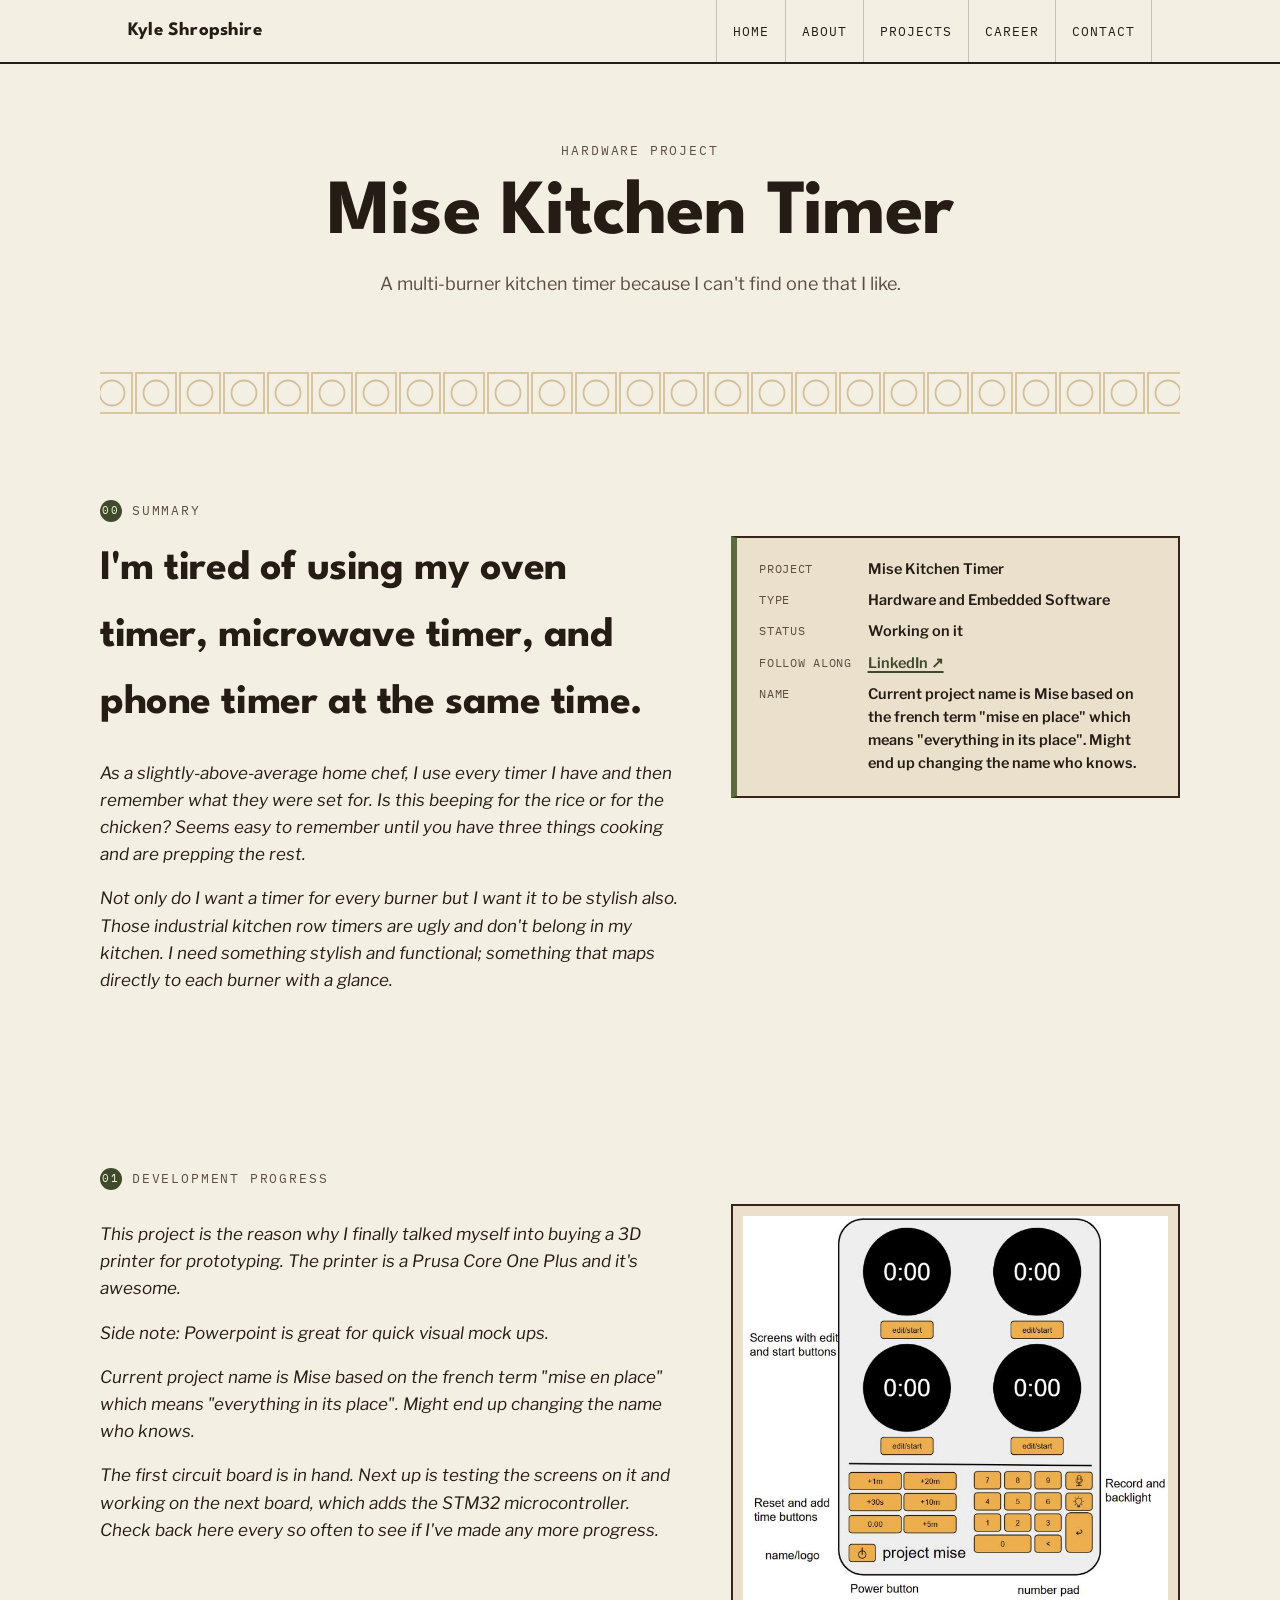
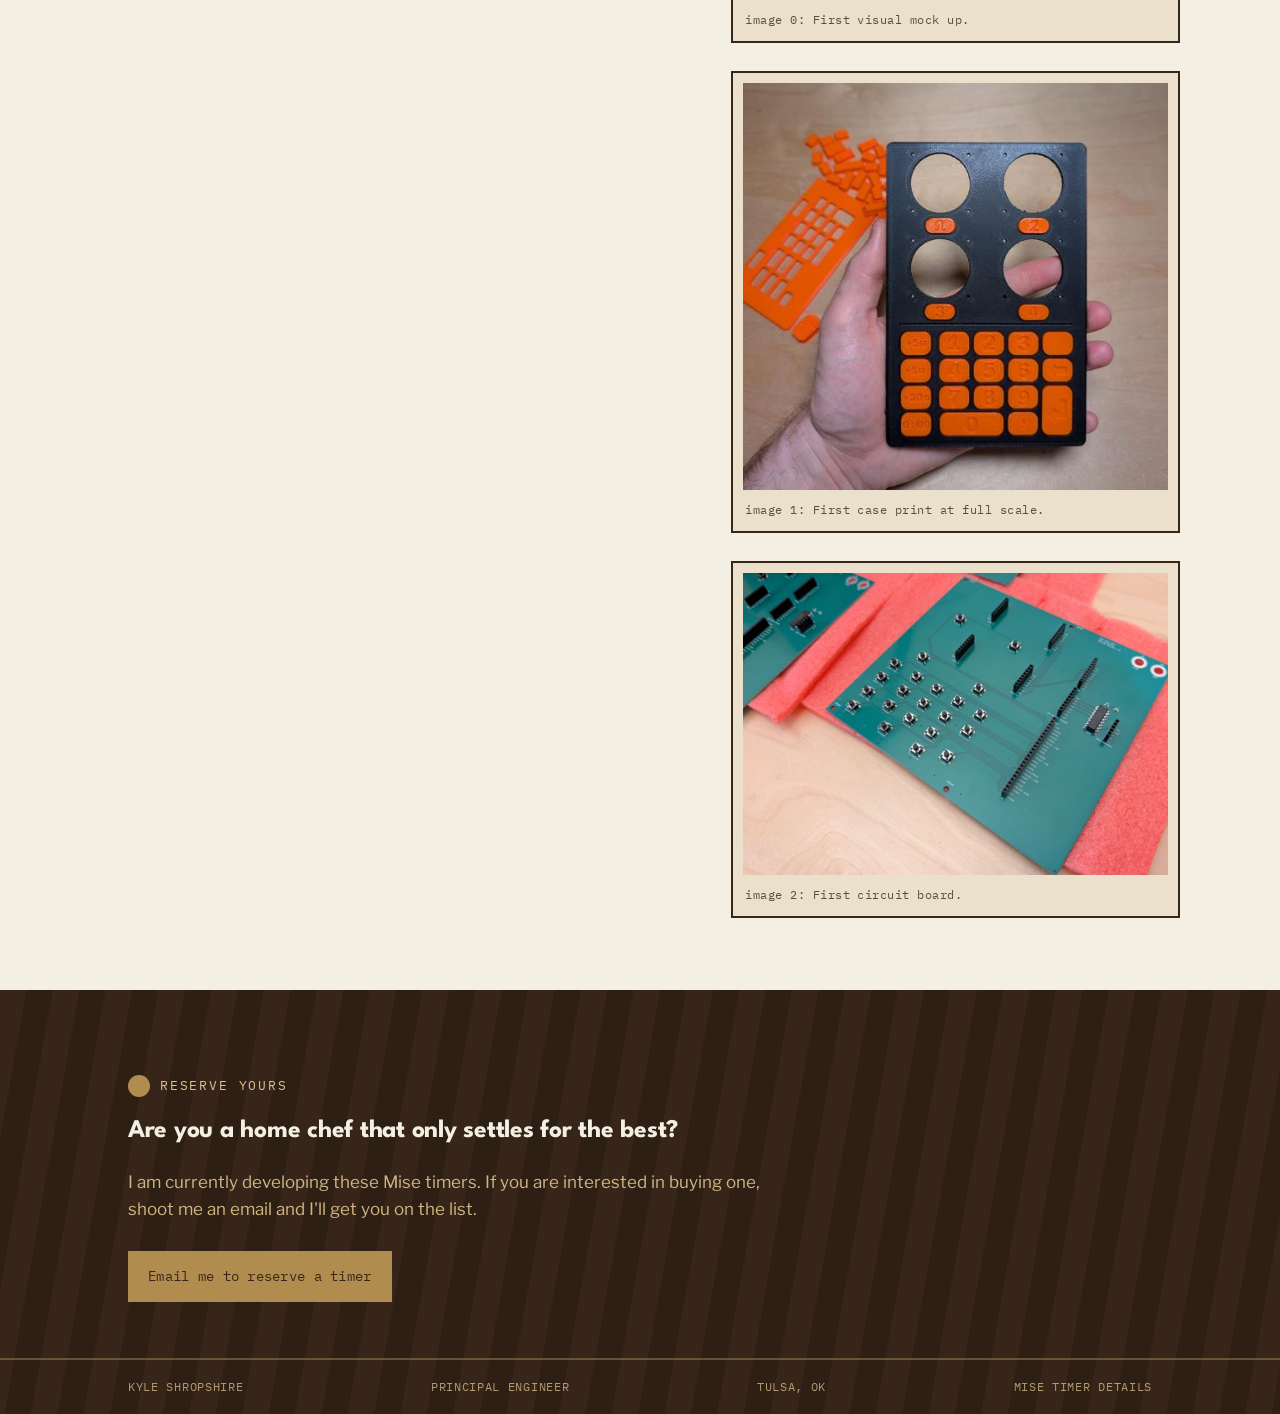
<file: mise-timer.html>
<!DOCTYPE html>
<html lang="en">
<head>
<meta charset="UTF-8">
<meta name="viewport" content="width=device-width, initial-scale=1.0">
<title>Mise Kitchen Timer — Kyle Shropshire</title>
<meta name="description" content="A stylish multi-burner kitchen timer, with one timer for every burner, readable at a glance. In development.">
<link rel="icon" href="assets/images/favicon.svg" type="image/svg+xml">
<meta property="og:type" content="website">
<meta property="og:site_name" content="Kyle Shropshire">
<meta property="og:title" content="Mise Kitchen Timer — Kyle Shropshire">
<meta property="og:description" content="A stylish multi-burner kitchen timer, with one timer for every burner, readable at a glance. In development.">
<meta property="og:url" content="https://kbshrop.github.io/mise-timer.html">
<meta property="og:image" content="https://kbshrop.github.io/assets/images/mise-timer/first-timer-visual.jpeg">
<meta name="twitter:card" content="summary_large_image">
<link rel="preconnect" href="https://fonts.googleapis.com">
<link rel="preconnect" href="https://fonts.gstatic.com" crossorigin>
<link href="https://fonts.googleapis.com/css2?family=IBM+Plex+Mono:wght@400;500;600&family=League+Spartan:wght@600;700;900&family=Libre+Franklin:ital,wght@0,400;0,500;0,600;0,700;1,400&display=swap" rel="stylesheet">
<link rel="stylesheet" href="assets/css/style.css">
</head>
<body>

<header class="titleblock">
  <div class="wrap">
    <span class="tb-name">Kyle Shropshire</span>
    <nav class="tb-nav">
      <a href="index.html">Home</a>
      <!-- Links back to the main page -->
      <a href="index.html#about">About</a>
      <a href="index.html#projects">Projects</a>
      <a href="index.html#career">Career</a>
      <a href="index.html#contact">Contact</a>
    </nav>
  </div>
</header>

<main>
  <!-- HERO SECTION -->
  <section class="hero wrap" style="padding-bottom: 64px;">
    <div class="hero-head">
      <p class="eyebrow" style="justify-content:center;">Hardware Project</p>
      <h1>Mise Kitchen Timer</h1>
      <p class="lede">A multi-burner kitchen timer because I can't find one that I like.</p>
    </div>
  </section>

  <div class="breeze-divider" role="presentation"></div>

  <!-- THE STORY PANEL -->
  <section class="panel wrap">
    <p class="eyebrow"><span class="num">00</span>Summary</p>
    <div class="about-grid">
	<!-- LEFT COLUMN: Paragraphs -->
      <div>
        <h2>I'm tired of using my oven timer, microwave timer, and phone timer at the same time.</h2>
        <p><em>As a slightly-above-average home chef, I use every timer I have and then remember what they were set for. Is this beeping for the rice or for the chicken? Seems easy to remember until you have three things cooking and are prepping the rest.</em></p>
        <p><em>Not only do I want a timer for every burner but I want it to be stylish also. Those industrial kitchen row timers are ugly and don't belong in my kitchen. I need something stylish and functional; something that maps directly to each burner with a glance.</em></p>
      </div>
	  
	  <!-- RIGHT COLUMN: Image + Fact Card -->		
      <div class="fact-card">
        <dl>
          <dt>Project</dt><dd>Mise Kitchen Timer</dd>
          <dt>Type</dt><dd>Hardware and Embedded Software</dd>
          <dt>Status</dt><dd>Working on it</dd>
          <dt>Follow Along</dt><dd><a href="https://www.linkedin.com/in/kyleshropshiredrawnav/" target="_blank" rel="noopener">LinkedIn ↗</a></dd>
		  <dt>Name</dt><dd>Current project name is Mise based on the french term "mise en place" which means "everything in its place". Might end up changing the name who knows.</dd>
        </dl>
	</div>
    </div>
  </section>
  
  <!-- THE STORY PANEL -->
  <section class="panel wrap">
    <p class="eyebrow"><span class="num">01</span>Development Progress</p>
    <div class="about-grid">
	<!-- LEFT COLUMN: Paragraphs -->
      <div>
		<p><em>This project is the reason why I finally talked myself into buying a 3D printer for prototyping. The printer is a Prusa Core One Plus and it's awesome.</em></p>
		<p><em>Side note: Powerpoint is great for quick visual mock ups.</em></p>
		<p><em>Current project name is Mise based on the french term "mise en place" which means "everything in its place". Might end up changing the name who knows.</em></p>
		<p><em>The first circuit board is in hand. Next up is testing the screens on it and working on the next board, which adds the STM32 microcontroller. Check back here every so often to see if I've made any more progress.</em></p>
      </div>
	  
	  <!-- RIGHT COLUMN: Image + Fact Card -->		
      <div class="images">
		<div class="img-frame">
			<img src="assets/images/mise-timer/first-timer-visual.jpeg" alt="first visual mock of Mise kitchen timer" class="story-img">
			<span class="img-caption">image 0: First visual mock up.</span>
		</div>
		
		<div class="img-frame">
		  <img src="assets/images/mise-timer/first-timer-case-print-to-scale.jpeg" alt="3D printed case prototype for Mise timer" class="story-img">
		  <span class="img-caption">image 1: First case print at full scale.</span>
		</div>

		<div class="img-frame">
		  <img src="assets/images/mise-timer/first-pcb.jpg" alt="First custom circuit board for the Mise timer, with rows of push buttons" class="story-img">
		  <span class="img-caption">image 2: First circuit board.</span>
		</div>
	  </div>
	</div>
  </section>

  <!-- SALES / CONTACT PANEL -->
  <!-- Reusing the dark wood-paneled look from your main footer -->
  <section class="contact-panel">
    <div class="wrap">
      <p class="eyebrow"><span class="num"></span> Reserve Yours</p>
      <h2>Are you a home chef that only settles for the best?</h2>
      <p class="lede">I am currently developing these Mise timers. If you are interested in buying one, shoot me an email and I'll get you on the list.</p>
      <div class="contact-links">
        <a href="mailto:kyle@drawnav.com?subject=Interested%20in%20the%20Mise%20Timer!">Email me to reserve a timer</a>
      </div>
    </div>
    <div class="footer-titleblock">
      <div class="wrap">
        <span>Kyle Shropshire</span>
        <span>Principal Engineer</span>
        <span>Tulsa, OK</span>
        <span>Mise Timer Details</span>
      </div>
    </div>
  </section>
</main>

<script src="assets/js/script.js"></script>
</body>
</html>
</file>
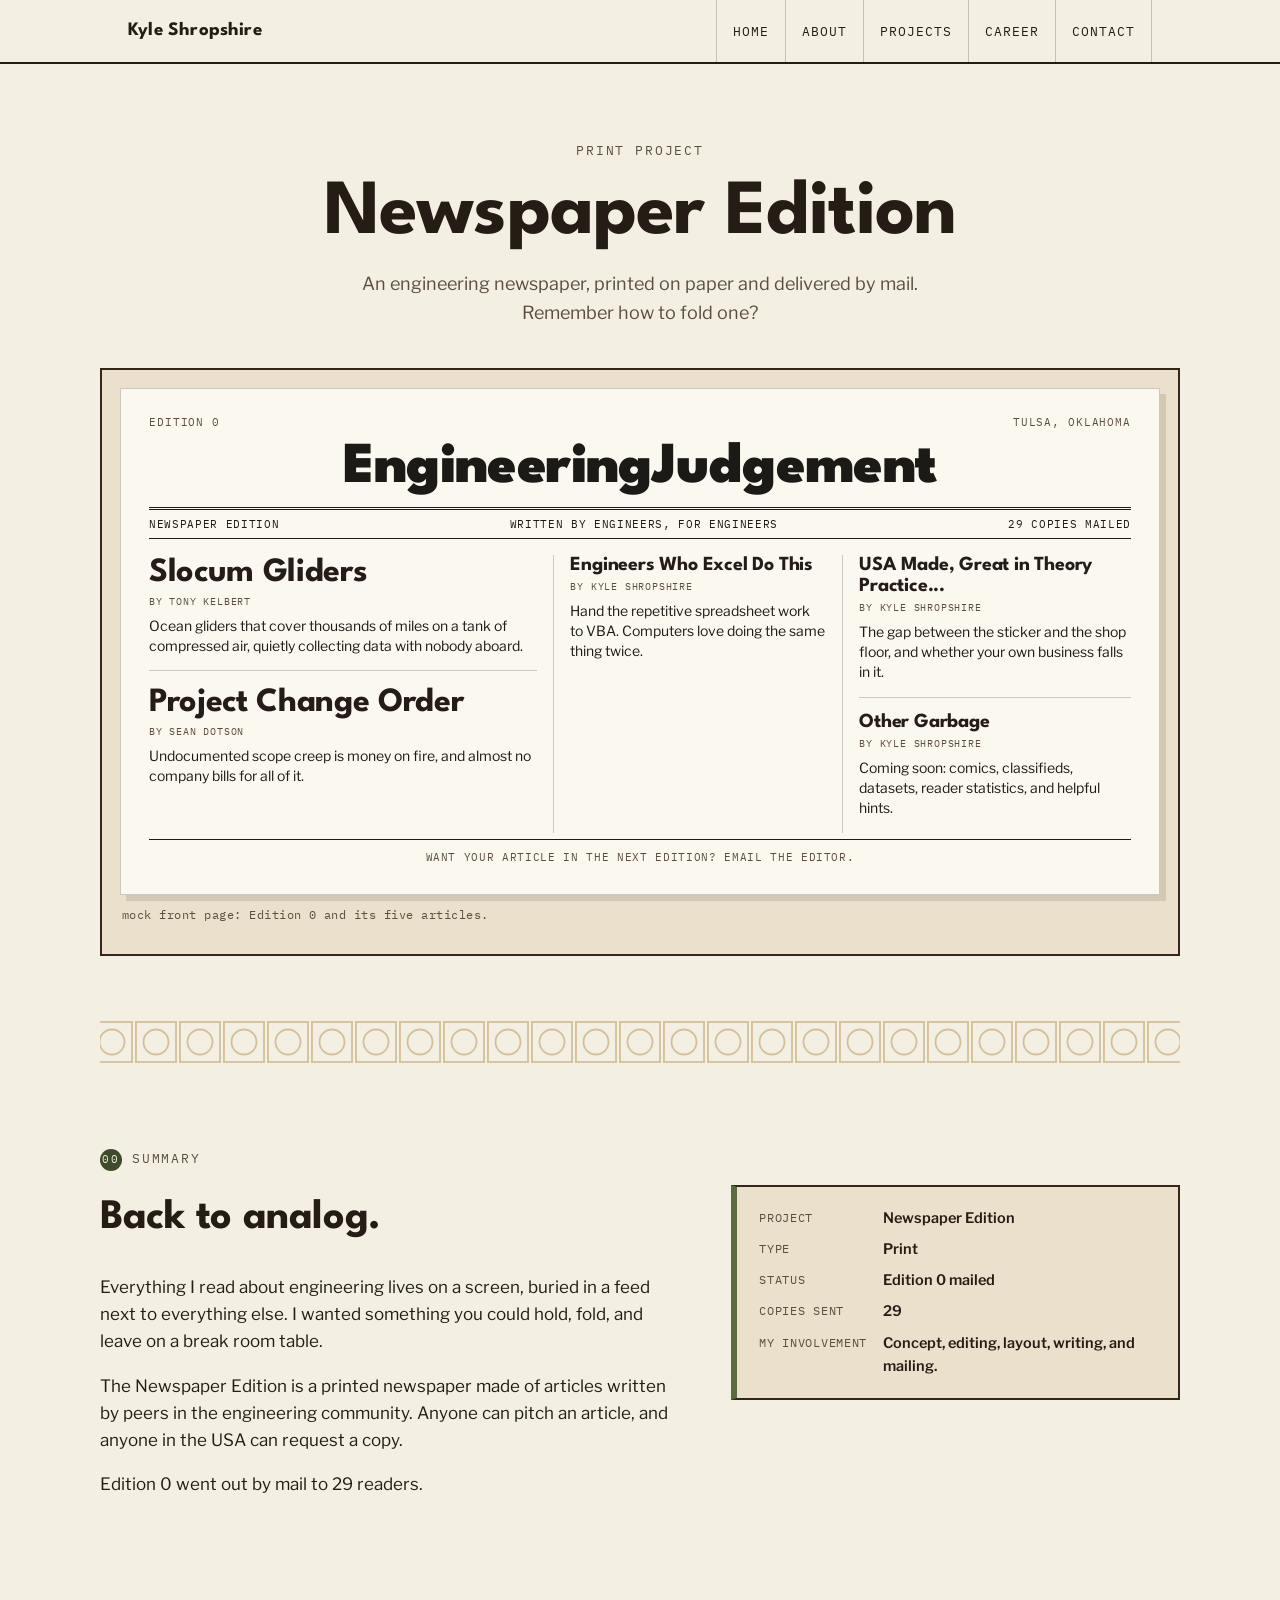
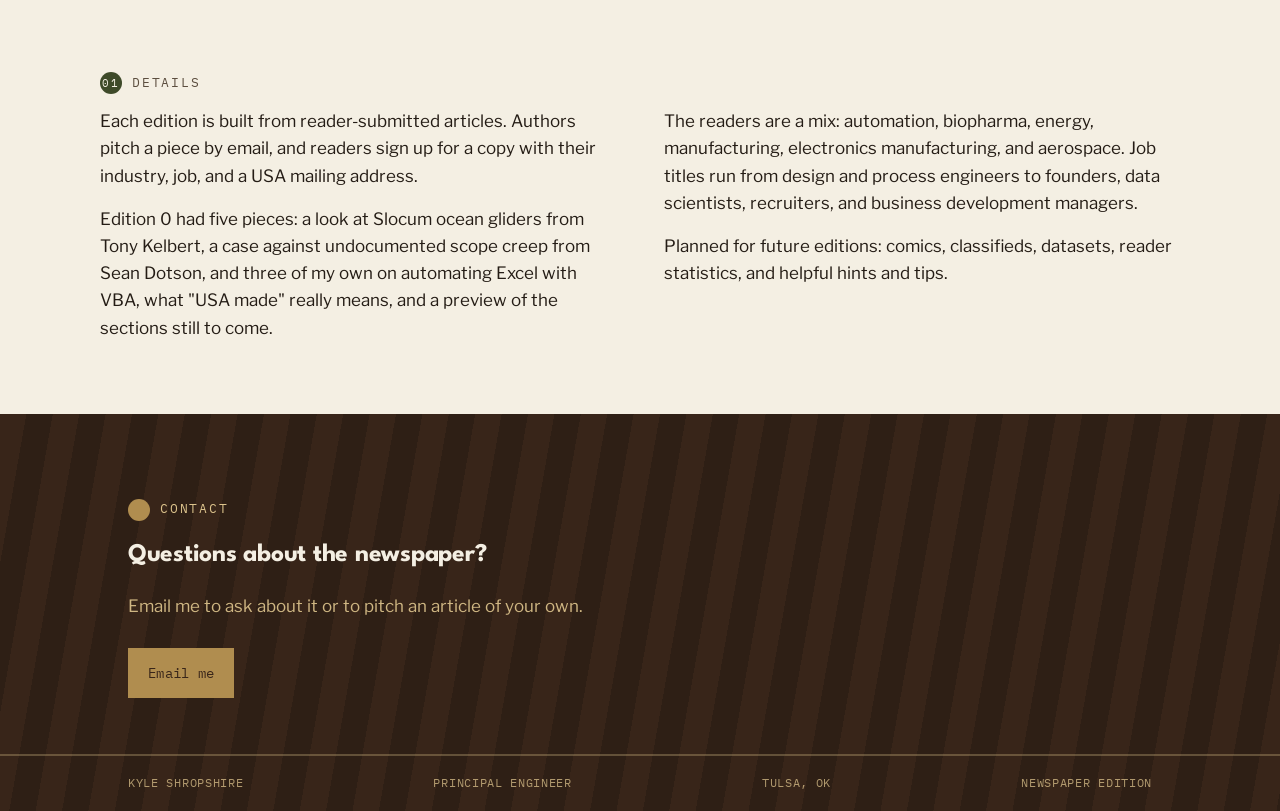
<file: newspaper.html>
<!DOCTYPE html>
<html lang="en">
<head>
<meta charset="UTF-8">
<meta name="viewport" content="width=device-width, initial-scale=1.0">
<title>Newspaper Edition — Kyle Shropshire</title>
<meta name="description" content="A printed engineering newspaper with articles written by peers in the engineering community. Edition 0 went out by mail to 29 readers.">
<link rel="icon" href="assets/images/favicon.svg" type="image/svg+xml">
<meta property="og:type" content="website">
<meta property="og:site_name" content="Kyle Shropshire">
<meta property="og:title" content="Newspaper Edition — Kyle Shropshire">
<meta property="og:description" content="A printed engineering newspaper with articles written by peers in the engineering community. Edition 0 went out by mail to 29 readers.">
<meta property="og:url" content="https://kbshrop.github.io/newspaper.html">
<meta property="og:image" content="https://kbshrop.github.io/assets/images/index/headshot.jpg">
<meta name="twitter:card" content="summary">
<link rel="preconnect" href="https://fonts.googleapis.com">
<link rel="preconnect" href="https://fonts.gstatic.com" crossorigin>
<link href="https://fonts.googleapis.com/css2?family=IBM+Plex+Mono:wght@400;500;600&family=League+Spartan:wght@600;700;900&family=Libre+Franklin:ital,wght@0,400;0,500;0,600;0,700;1,400&display=swap" rel="stylesheet">
<link rel="stylesheet" href="assets/css/style.css">
<style>
  /* Front page mock, drawn in HTML so the headlines stay crisp */
  .paper-frame { margin-top: 40px; padding: 18px; text-align: left; }
  .paper {
    background: #FBF8F0; color: var(--charcoal); padding: 26px 28px 30px;
    border: 1px solid var(--line); box-shadow: 6px 6px 0 rgba(36, 28, 21, 0.12);
  }
  .paper-ears { display: flex; justify-content: space-between; gap: 12px; font: 11px "IBM Plex Mono", monospace; letter-spacing: 0.08em; text-transform: uppercase; color: var(--ink-soft); }
  .paper-mast {
    margin: 10px 0 0; padding-bottom: 10px; text-align: center;
    font-family: "League Spartan", sans-serif; font-weight: 900; font-size: clamp(26px, 6vw, 58px); line-height: 1; letter-spacing: -0.01em;
    border-bottom: 3px double var(--charcoal);
  }
  .paper-dateline { display: flex; justify-content: space-between; flex-wrap: wrap; gap: 6px 16px; padding: 7px 0; border-bottom: 1px solid var(--charcoal); font: 11px "IBM Plex Mono", monospace; letter-spacing: 0.06em; text-transform: uppercase; }
  .paper-cols { display: grid; grid-template-columns: 1.4fr 1fr 1fr; gap: 0; margin-top: 16px; }
  .paper-cols article { padding: 0 16px; border-left: 1px solid var(--line); }
  .paper-cols article:first-child { padding-left: 0; border-left: 0; }
  .paper-cols article:last-child { padding-right: 0; }
  .paper h3 { margin: 0 0 4px; font-family: "League Spartan", sans-serif; font-weight: 700; line-height: 1.05; font-size: 20px; }
  .paper .lead h3 { font-size: clamp(24px, 3.4vw, 34px); }
  .paper .by { margin: 0 0 8px; font: 10px "IBM Plex Mono", monospace; letter-spacing: 0.08em; text-transform: uppercase; color: var(--ink-soft); }
  .paper p.dek { margin: 0 0 14px; font-size: 14px; line-height: 1.45; max-width: none; }
  .paper .rule { height: 1px; background: var(--line); margin: 0 0 14px; }
  .paper-strip { margin-top: 6px; padding-top: 10px; border-top: 1px solid var(--charcoal); font: 11px "IBM Plex Mono", monospace; letter-spacing: 0.06em; text-transform: uppercase; text-align: center; color: var(--ink-soft); }
  @media (max-width: 760px) {
    .paper { padding: 18px 16px 22px; }
    .paper-cols { grid-template-columns: 1fr; }
    .paper-cols article { padding: 14px 0 0; border-left: 0; border-top: 1px solid var(--line); margin-top: 14px; }
    .paper-cols article:first-child { padding-top: 0; border-top: 0; margin-top: 0; }
  }

  .columns { column-count: 2; column-gap: 48px; }
  .columns p { margin: 0 0 16px; break-inside: avoid; max-width: none; }
  @media (max-width: 760px) { .columns { column-count: 1; } }
</style>
</head>
<body>

<header class="titleblock">
  <div class="wrap">
    <span class="tb-name">Kyle Shropshire</span>
    <nav class="tb-nav">
      <a href="index.html">Home</a>
      <!-- Links back to the main page -->
      <a href="index.html#about">About</a>
      <a href="index.html#projects">Projects</a>
      <a href="index.html#career">Career</a>
      <a href="index.html#contact">Contact</a>
    </nav>
  </div>
</header>

<main>
  <section class="hero wrap" style="padding-bottom: 64px;">
    <div class="hero-head">
      <p class="eyebrow" style="justify-content:center;">Print Project</p>
      <h1>Newspaper Edition</h1>
      <p class="lede">An engineering newspaper, printed on paper and delivered by mail. Remember how to fold one?</p>
    </div>

    <figure class="img-frame paper-frame">
      <div class="paper" role="img" aria-label="Mock front page of the EngineeringJudgement Newspaper Edition, Edition 0, listing its five articles.">
        <div class="paper-ears" aria-hidden="true"><span>Edition 0</span><span>Tulsa, Oklahoma</span></div>
        <div class="paper-mast" aria-hidden="true">EngineeringJudgement</div>
        <div class="paper-dateline" aria-hidden="true"><span>Newspaper Edition</span><span>Written by engineers, for engineers</span><span>29 copies mailed</span></div>
        <div class="paper-cols" aria-hidden="true">
          <article class="lead">
            <h3>Slocum Gliders</h3>
            <p class="by">by Tony Kelbert</p>
            <p class="dek">Ocean gliders that cover thousands of miles on a tank of compressed air, quietly collecting data with nobody aboard.</p>
            <div class="rule"></div>
            <h3>Project Change Order</h3>
            <p class="by">by Sean Dotson</p>
            <p class="dek">Undocumented scope creep is money on fire, and almost no company bills for all of it.</p>
          </article>
          <article>
            <h3>Engineers Who Excel Do This</h3>
            <p class="by">by Kyle Shropshire</p>
            <p class="dek">Hand the repetitive spreadsheet work to VBA. Computers love doing the same thing twice.</p>
          </article>
          <article>
            <h3>USA Made, Great in Theory Practice...</h3>
            <p class="by">by Kyle Shropshire</p>
            <p class="dek">The gap between the sticker and the shop floor, and whether your own business falls in it.</p>
            <div class="rule"></div>
            <h3>Other Garbage</h3>
            <p class="by">by Kyle Shropshire</p>
            <p class="dek">Coming soon: comics, classifieds, datasets, reader statistics, and helpful hints.</p>
          </article>
        </div>
        <div class="paper-strip" aria-hidden="true">Want your article in the next edition? Email the editor.</div>
      </div>
      <figcaption class="img-caption">mock front page: Edition 0 and its five articles.</figcaption>
    </figure>
  </section>

  <div class="breeze-divider" role="presentation"></div>

  <section class="panel wrap">
    <p class="eyebrow"><span class="num">00</span>Summary</p>
    <div class="about-grid">
      <div>
        <h2>Back to analog.</h2>
        <p>Everything I read about engineering lives on a screen, buried in a feed next to everything else. I wanted something you could hold, fold, and leave on a break room table.</p>
        <p>The Newspaper Edition is a printed newspaper made of articles written by peers in the engineering community. Anyone can pitch an article, and anyone in the USA can request a copy.</p>
        <p>Edition 0 went out by mail to 29 readers.</p>
      </div>

      <div class="fact-card">
          <dl>
              <dt>Project</dt><dd>Newspaper Edition</dd>
              <dt>Type</dt><dd>Print</dd>
              <dt>Status</dt><dd>Edition 0 mailed</dd>
              <dt>Copies Sent</dt><dd>29</dd>
              <dt>My Involvement</dt><dd>Concept, editing, layout, writing, and mailing.</dd>
          </dl>
      </div>
    </div>
  </section>

  <section class="panel wrap">
    <p class="eyebrow"><span class="num">01</span>Details</p>
    <div class="columns">
      <p>Each edition is built from reader-submitted articles. Authors pitch a piece by email, and readers sign up for a copy with their industry, job, and a USA mailing address.</p>

      <p>Edition 0 had five pieces: a look at Slocum ocean gliders from Tony Kelbert, a case against undocumented scope creep from Sean Dotson, and three of my own on automating Excel with VBA, what "USA made" really means, and a preview of the sections still to come.</p>

      <p>The readers are a mix: automation, biopharma, energy, manufacturing, electronics manufacturing, and aerospace. Job titles run from design and process engineers to founders, data scientists, recruiters, and business development managers.</p>

      <p>Planned for future editions: comics, classifieds, datasets, reader statistics, and helpful hints and tips.</p>
    </div>
  </section>

  <section class="contact-panel">
    <div class="wrap">
      <p class="eyebrow"><span class="num"></span> Contact</p>
      <h2>Questions about the newspaper?</h2>
      <p class="lede">Email me to ask about it or to pitch an article of your own.</p>
      <div class="contact-links">
        <a href="mailto:kyle@drawnav.com?subject=Newspaper%20Edition">Email me</a>
      </div>
    </div>
    <div class="footer-titleblock">
      <div class="wrap">
        <span>Kyle Shropshire</span>
        <span>Principal Engineer</span>
        <span>Tulsa, OK</span>
        <span>Newspaper Edition</span>
      </div>
    </div>
  </section>
</main>

<script src="assets/js/script.js"></script>
</body>
</html>
</file>
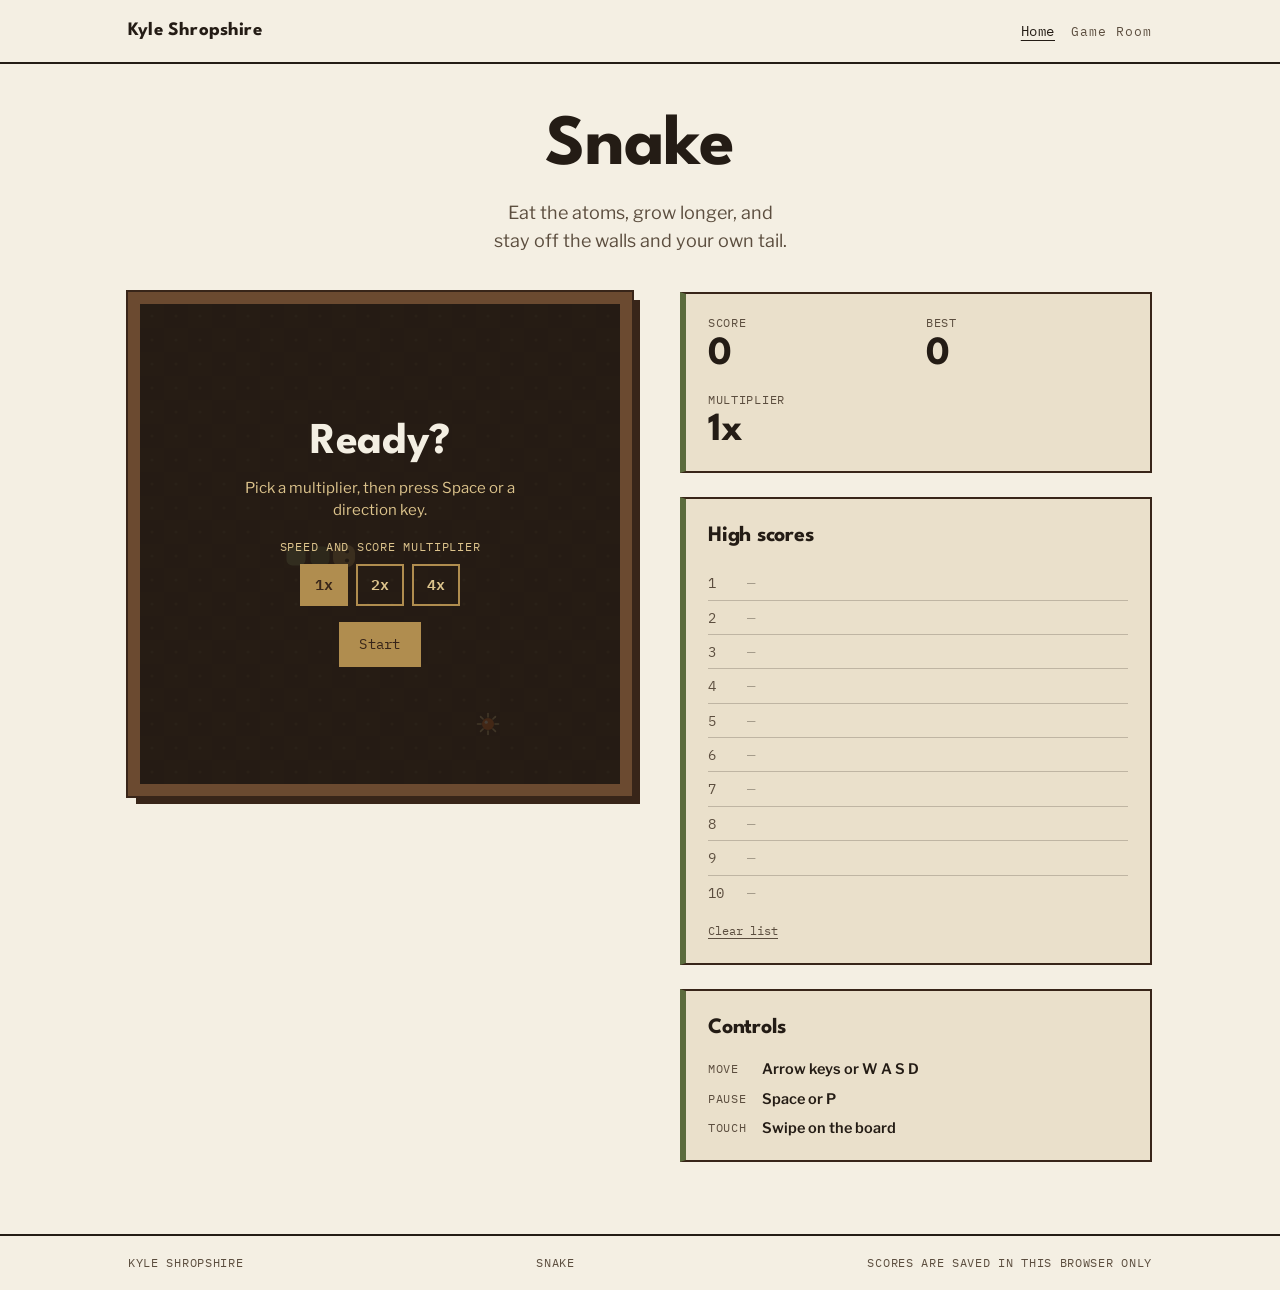
<file: snake.html>
<!DOCTYPE html>
<html lang="en">
<head>
<meta charset="UTF-8">
<meta name="viewport" content="width=device-width, initial-scale=1.0">
<title>Snake — Kyle Shropshire</title>
<meta name="description" content="Eat the atoms, grow longer, and stay off the walls and your own tail.">
<link rel="icon" href="assets/images/favicon.svg" type="image/svg+xml">
<meta property="og:type" content="website">
<meta property="og:site_name" content="Kyle Shropshire">
<meta property="og:title" content="Snake — Kyle Shropshire">
<meta property="og:description" content="Eat the atoms, grow longer, and stay off the walls and your own tail.">
<meta property="og:url" content="https://kbshrop.github.io/snake.html">
<meta property="og:image" content="https://kbshrop.github.io/assets/images/index/headshot.jpg">
<meta name="twitter:card" content="summary">
<link rel="preconnect" href="https://fonts.googleapis.com">
<link rel="preconnect" href="https://fonts.gstatic.com" crossorigin>
<link href="https://fonts.googleapis.com/css2?family=IBM+Plex+Mono:wght@400;500;600&family=League+Spartan:wght@600;700;900&family=Libre+Franklin:ital,wght@0,400;0,500;0,600;0,700;1,400&display=swap" rel="stylesheet">
<style>
:root {
  --plaster: #F4EFE3;
  --plaster-deep: #EAE0CB;
  --ink: #241C15;
  --ink-soft: #5C4E3F;
  --walnut-dark: #382519;
  --walnut: #6B4A30;
  --walnut-light: #9C7250;
  --olive: #5B6B3D;
  --olive-deep: #3E4A29;
  --brass: #B08D4F;
  --brass-light: #DCC38C;
  --orange: #E4611C;
  --line: rgba(36, 28, 21, 0.22);
}
* { box-sizing: border-box; }
body {
  margin: 0;
  background: var(--plaster);
  color: var(--ink);
  font-family: "Libre Franklin", sans-serif;
  font-size: 17px;
  line-height: 1.6;
  -webkit-font-smoothing: antialiased;
}
h1, h2, h3 { font-family: "League Spartan", sans-serif; font-weight: 700; letter-spacing: -0.01em; margin: 0; color: var(--ink); }
button, input { font: inherit; }
:focus-visible { outline: 3px solid var(--orange); outline-offset: 3px; }
.wrap { max-width: 1080px; margin: 0 auto; padding: 0 28px; }

/* title block (name only, no navigation) */
.titleblock { border-bottom: 2px solid var(--ink); }
.titleblock .wrap { display: flex; align-items: center; justify-content: space-between; height: 62px; gap: 16px; }
.tb-name { font-family: "League Spartan", sans-serif; font-weight: 700; font-size: 19px; letter-spacing: 0.01em; white-space: nowrap; }
.tb-home { margin-left: auto; font-family: "IBM Plex Mono", monospace; font-size: 14px; letter-spacing: 0.04em; color: var(--ink); text-decoration: underline; text-underline-offset: 4px; }
.tb-home:hover { color: var(--orange); }
.tb-sheet { font-family: "IBM Plex Mono", monospace; font-size: 12.5px; letter-spacing: 0.08em; color: var(--ink-soft); }

.hero { text-align: center; padding: 48px 0 36px; }
.hero h1 { font-size: clamp(42px, 7vw, 72px); line-height: 0.98; }
.hero p { color: var(--ink-soft); font-size: 18px; max-width: 520px; margin: 16px auto 0; text-wrap: balance; }

.game-grid { display: grid; grid-template-columns: minmax(0, 504px) minmax(0, 1fr); gap: 48px; align-items: start; padding-bottom: 72px; justify-content: center; }
@media (max-width: 860px) { .game-grid { grid-template-columns: minmax(0, 1fr); gap: 36px; max-width: 504px; margin: 0 auto; } }

/* the board, framed like the site's walnut bookcase */
.frame {
  position: relative;
  border: 12px solid var(--walnut);
  outline: 2px solid var(--walnut-dark);
  background: var(--walnut-dark);
  box-shadow: 8px 8px 0 var(--walnut-dark);
  line-height: 0;
}
#board { display: block; width: 100%; height: auto; aspect-ratio: 1 / 1; touch-action: none; }

.overlay {
  position: absolute; inset: 0;
  display: flex; flex-direction: column; align-items: center; justify-content: center;
  gap: 12px; padding: 24px; text-align: center; line-height: 1.5;
  background: rgba(36, 28, 21, 0.84);
  color: var(--plaster);
}
.overlay[hidden] { display: none; }
.overlay h2 { color: var(--plaster); font-size: clamp(30px, 6vw, 44px); line-height: 1; }
.overlay p { margin: 0; color: var(--brass-light); font-size: 15px; max-width: 30ch; }
.overlay form { display: flex; flex-wrap: wrap; gap: 8px; justify-content: center; }
.overlay form[hidden] { display: none; }
.overlay label { flex-basis: 100%; font-family: "IBM Plex Mono", monospace; font-size: 12px; letter-spacing: 0.06em; text-transform: uppercase; color: var(--brass-light); }
.overlay input {
  width: 11em; padding: 10px 12px; border: 2px solid var(--brass); background: var(--plaster); color: var(--ink); border-radius: 0;
}
.btn {
  font-family: "IBM Plex Mono", monospace; font-size: 14px; letter-spacing: 0.02em; cursor: pointer;
  color: var(--walnut-dark); background: var(--brass); border: 2px solid var(--brass); padding: 10px 18px; border-radius: 0;
  transition: background 0.15s ease, border-color 0.15s ease;
}
.btn:hover { background: var(--orange); border-color: var(--orange); }
.btn[hidden] { display: none; }
.speed { display: flex; flex-direction: column; align-items: center; gap: 8px; margin: 4px 0; }
.speed[hidden] { display: none; }
.speed-label { font-family: "IBM Plex Mono", monospace; font-size: 12px; letter-spacing: 0.06em; text-transform: uppercase; color: var(--brass-light); }
.speed-opts { display: flex; gap: 8px; }
.speed-opt {
  font-family: "IBM Plex Mono", monospace; font-size: 15px; font-weight: 600; cursor: pointer; min-width: 3.2em;
  color: var(--brass-light); background: transparent; border: 2px solid var(--brass); padding: 8px 10px; border-radius: 0;
}
.speed-opt:hover { border-color: var(--orange); }
.speed-opt[aria-pressed="true"] { background: var(--brass); color: var(--walnut-dark); }

/* side cards */
.side { display: grid; gap: 24px; }
.card { border: 2px solid var(--walnut-dark); border-left: 6px solid var(--olive); background: var(--plaster-deep); padding: 20px 22px; }
.card h2 { font-size: 22px; margin-bottom: 12px; }
.stats { display: grid; grid-template-columns: 1fr 1fr; gap: 16px; margin: 0; }
.stats dt { font-family: "IBM Plex Mono", monospace; font-size: 11.5px; letter-spacing: 0.06em; text-transform: uppercase; color: var(--ink-soft); }
.stats dd { margin: 2px 0 0; font-family: "League Spartan", sans-serif; font-weight: 700; font-size: 40px; line-height: 1; }
.scores { list-style: none; margin: 0; padding: 0; counter-reset: rank; }
.scores li {
  counter-increment: rank;
  display: grid; grid-template-columns: 2.2em 1fr auto; gap: 8px; align-items: baseline;
  padding: 5px 0; border-bottom: 1px solid var(--line);
  font-family: "IBM Plex Mono", monospace; font-size: 14px;
}
.scores li::before { content: counter(rank); color: var(--ink-soft); }
.scores li:last-child { border-bottom: 0; }
.scores .name { overflow: hidden; text-overflow: ellipsis; white-space: nowrap; font-weight: 600; }
.scores .pts { font-weight: 600; }
.scores .empty { color: rgba(36, 28, 21, 0.35); }
.scores li.new { background: rgba(228, 97, 28, 0.16); }
.linkish { margin-top: 12px; background: none; border: 0; padding: 0; color: var(--ink-soft); font-family: "IBM Plex Mono", monospace; font-size: 12px; text-decoration: underline; text-underline-offset: 3px; cursor: pointer; }
.linkish:hover { color: var(--orange); }
.how { margin: 0; display: grid; grid-template-columns: auto 1fr; gap: 6px 16px; font-size: 14.5px; }
.how dt { font-family: "IBM Plex Mono", monospace; font-size: 11.5px; letter-spacing: 0.06em; text-transform: uppercase; color: var(--ink-soft); padding-top: 2px; }
.how dd { margin: 0; font-weight: 600; }

.footer-titleblock { border-top: 2px solid var(--ink); }
.footer-titleblock .wrap { display: flex; flex-wrap: wrap; gap: 10px 28px; padding: 18px 28px; font-family: "IBM Plex Mono", monospace; font-size: 11.5px; letter-spacing: 0.06em; text-transform: uppercase; color: var(--ink-soft); justify-content: space-between; }
.sr { position: absolute; width: 1px; height: 1px; overflow: hidden; clip: rect(0 0 0 0); white-space: nowrap; }
@media (prefers-reduced-motion: reduce) { * { transition-duration: 0.001ms !important; } }
</style>
</head>
<body>

<header class="titleblock">
  <div class="wrap">
    <span class="tb-name">Kyle Shropshire</span>
    <a class="tb-home" href="index.html">Home</a>
    <span class="tb-sheet">Game Room</span>
  </div>
</header>

<main>
  <section class="hero wrap">
    <h1>Snake</h1>
    <p>Eat the atoms, grow longer, and stay off the walls and your own tail.</p>
  </section>

  <div class="wrap game-grid">
    <div class="frame">
      <canvas id="board" aria-label="Snake game board. Steer with the arrow keys or W, A, S, and D."></canvas>
      <div class="overlay" id="overlay">
        <h2 id="ov-title">Ready?</h2>
        <p id="ov-text">Press Space or a direction key to start.</p>
        <form id="ov-form" hidden>
          <label for="ov-name">Name for the high score list</label>
          <input id="ov-name" type="text" maxlength="12" autocomplete="off" spellcheck="false">
          <button type="submit" class="btn">Save score</button>
        </form>
        <div class="speed" id="speed">
          <span class="speed-label" id="speed-label">Speed and score multiplier</span>
          <div class="speed-opts" role="group" aria-labelledby="speed-label">
            <button type="button" class="speed-opt" data-mult="1" aria-pressed="true">1x</button>
            <button type="button" class="speed-opt" data-mult="2" aria-pressed="false">2x</button>
            <button type="button" class="speed-opt" data-mult="4" aria-pressed="false">4x</button>          </div>
        </div>
        <button type="button" class="btn" id="ov-btn">Start</button>
      </div>
    </div>

    <aside class="side">
      <section class="card" aria-label="Score">
        <dl class="stats">
          <div><dt>Score</dt><dd id="score">0</dd></div>
          <div><dt>Best</dt><dd id="best">0</dd></div>
          <div><dt>Multiplier</dt><dd id="mult-show">1x</dd></div>
        </dl>
      </section>

      <section class="card" aria-labelledby="hs-h">
        <h2 id="hs-h">High scores</h2>
        <ol class="scores" id="scores"></ol>
        <button type="button" class="linkish" id="clear">Clear list</button>
      </section>

      <section class="card" aria-labelledby="how-h">
        <h2 id="how-h">Controls</h2>
        <dl class="how">
          <dt>Move</dt><dd>Arrow keys or W A S D</dd>
          <dt>Pause</dt><dd>Space or P</dd>
          <dt>Touch</dt><dd>Swipe on the board</dd>
        </dl>
      </section>
    </aside>
  </div>
  <p class="sr" id="live" role="status" aria-live="polite"></p>
</main>

<footer class="footer-titleblock">
  <div class="wrap">
    <span>Kyle Shropshire</span>
    <span>Snake</span>
    <span>Scores are saved in this browser only</span>
  </div>
</footer>

<script>
(function () {
  'use strict';

  var COLS = 20, ROWS = 20, CELL = 24, W = COLS * CELL, H = ROWS * CELL;
  var MULT_KEY = 'ks-snake-mult', SCORE_KEY = 'ks-snake-scores-v1', NAME_KEY = 'ks-snake-name', MAX_SCORES = 10;

  var canvas = document.getElementById('board');
  var ctx = canvas.getContext('2d');
  var dpr = Math.min(window.devicePixelRatio || 1, 3);
  canvas.width = W * dpr;
  canvas.height = H * dpr;
  ctx.scale(dpr, dpr);

  var COLOR = {
    bg: '#2A1B11', bg2: '#2F1F14', dot: 'rgba(220,195,140,0.18)',
    olive: '#5B6B3D', oliveSoft: '#7C8A59', brass: '#B08D4F', brassLight: '#DCC38C',
    orange: '#E4611C', plaster: '#F4EFE3', ink: '#241C15'
  };

  var el = {
    overlay: document.getElementById('overlay'), title: document.getElementById('ov-title'),
    text: document.getElementById('ov-text'), form: document.getElementById('ov-form'),
    name: document.getElementById('ov-name'), btn: document.getElementById('ov-btn'),
    score: document.getElementById('score'), best: document.getElementById('best'),
    scores: document.getElementById('scores'), clear: document.getElementById('clear'),
    live: document.getElementById('live'),
    speed: document.getElementById('speed'), multShow: document.getElementById('mult-show')
  };

  // ---------- storage (every access guarded: private windows can throw) ----------
  function loadScores() {
    try {
      var raw = JSON.parse(localStorage.getItem(SCORE_KEY) || '[]');
      if (!Array.isArray(raw)) return [];
      return raw.filter(function (s) { return s && typeof s.score === 'number'; })
        .map(function (s) { return { name: String(s.name || 'Anon').slice(0, 12), score: s.score }; })
        .sort(function (a, b) { return b.score - a.score; }).slice(0, MAX_SCORES);
    } catch (e) { return []; }
  }
  function saveScores(list) { try { localStorage.setItem(SCORE_KEY, JSON.stringify(list)); } catch (e) {} }
  function loadName() { try { return localStorage.getItem(NAME_KEY) || ''; } catch (e) { return ''; } }
  function saveName(n) { try { localStorage.setItem(NAME_KEY, n); } catch (e) {} }

  var MULTS = [1, 2, 4];
  var mult = 1;
  try { var m = parseInt(localStorage.getItem(MULT_KEY), 10); if (MULTS.indexOf(m) !== -1) mult = m; } catch (e) {}

  function setMult(m) {
    mult = m;
    try { localStorage.setItem(MULT_KEY, String(m)); } catch (e) {}
    Array.prototype.forEach.call(el.speed.querySelectorAll('.speed-opt'), function (b) {
      b.setAttribute('aria-pressed', String(+b.getAttribute('data-mult') === m));
    });
    el.multShow.textContent = m + 'x';
  }
  Array.prototype.forEach.call(el.speed.querySelectorAll('.speed-opt'), function (b) {
    b.addEventListener('click', function () { setMult(+b.getAttribute('data-mult')); });
  });

  var scores = loadScores();
  var justAdded = -1;

  function renderScores() {
    el.scores.innerHTML = '';
    for (var i = 0; i < MAX_SCORES; i++) {
      var li = document.createElement('li');
      var name = document.createElement('span');
      var pts = document.createElement('span');
      name.className = 'name'; pts.className = 'pts';
      if (scores[i]) {
        name.textContent = scores[i].name; pts.textContent = scores[i].score;
        if (i === justAdded) li.className = 'new';
      } else {
        li.className = 'empty'; name.textContent = '—'; pts.textContent = '';
      }
      li.appendChild(name); li.appendChild(pts);
      el.scores.appendChild(li);
    }
    el.best.textContent = scores.length ? scores[0].score : 0;
  }

  function qualifies(s) {
    return s > 0 && (scores.length < MAX_SCORES || s > scores[scores.length - 1].score);
  }

  // ---------- game state ----------
  var snake, dir, queue, food, score, foods, state, timer;
  // state: 'ready' | 'running' | 'paused' | 'over'

  function reset() {
    snake = [{ x: 8, y: 10 }, { x: 7, y: 10 }, { x: 6, y: 10 }];
    dir = { x: 1, y: 0 };
    queue = [];
    score = 0; foods = 0;
    el.score.textContent = '0';
    placeFood();
    draw();
  }

  function placeFood() {
    var free = [];
    for (var x = 0; x < COLS; x++) for (var y = 0; y < ROWS; y++) {
      if (!snake.some(function (s) { return s.x === x && s.y === y; })) free.push({ x: x, y: y });
    }
    if (!free.length) return false;
    food = free[Math.floor(Math.random() * free.length)];
    return true;
  }

  function delay() { return Math.max(70, 150 - foods * 3) / mult; }
  function schedule() { clearTimeout(timer); timer = setTimeout(step, delay()); }

  function turn(d) {
    var last = queue.length ? queue[queue.length - 1] : dir;
    if ((d.x === last.x && d.y === last.y) || (d.x === -last.x && d.y === -last.y)) return;
    if (queue.length < 2) queue.push(d);
  }

  function step() {
    if (state !== 'running') return;
    if (queue.length) dir = queue.shift();
    var head = { x: snake[0].x + dir.x, y: snake[0].y + dir.y };
    if (head.x < 0 || head.y < 0 || head.x >= COLS || head.y >= ROWS) return gameOver(false);
    var eating = head.x === food.x && head.y === food.y;
    var body = eating ? snake : snake.slice(0, -1);
    for (var i = 0; i < body.length; i++) if (body[i].x === head.x && body[i].y === head.y) return gameOver(false);
    snake.unshift(head);
    if (eating) {
      score += 10 * mult; foods++;
      el.score.textContent = score;
      if (!placeFood()) { draw(); return gameOver(true); }
    } else {
      snake.pop();
    }
    draw();
    schedule();
  }

  // ---------- state changes ----------
  function showOverlay(title, text, btnLabel, withForm) {
    el.title.textContent = title;
    el.text.textContent = text;
    el.btn.textContent = btnLabel;
    el.btn.hidden = !!withForm;
    el.form.hidden = !withForm;
    el.speed.hidden = state === 'paused' || !!withForm;   // multiplier is locked once a game is underway
    el.overlay.hidden = false;
  }
  function hideOverlay() { el.overlay.hidden = true; }

  function start() {
    reset();
    justAdded = -1; renderScores();
    state = 'running';
    hideOverlay();
    el.live.textContent = 'Game started';
    schedule();
  }
  function pause() {
    if (state !== 'running') return;
    state = 'paused'; clearTimeout(timer);
    showOverlay('Paused', 'Press Space or P to keep going.', 'Resume', false);
    el.live.textContent = 'Paused';
  }
  function resume() {
    if (state !== 'paused') return;
    state = 'running'; hideOverlay(); el.live.textContent = 'Resumed'; schedule();
  }
  function gameOver(won) {
    state = 'over'; clearTimeout(timer); draw();
    var title = won ? 'You filled the board!' : 'Game over';
    var text = 'You scored ' + score + '.';
    if (qualifies(score)) {
      showOverlay(title, text + ' That makes the high score list.', '', true);
      el.name.value = loadName();
      el.name.focus(); el.name.select();
    } else {
      showOverlay(title, text, 'Play again', false);
      el.btn.focus();
    }
    el.live.textContent = title + ' ' + text;
  }

  el.form.addEventListener('submit', function (e) {
    e.preventDefault();
    var name = el.name.value.replace(/\s+/g, ' ').trim().slice(0, 12) || 'Anon';
    saveName(name);
    var entry = { name: name, score: score };
    scores.push(entry);
    scores.sort(function (a, b) { return b.score - a.score; });
    scores = scores.slice(0, MAX_SCORES);
    justAdded = scores.indexOf(entry);
    saveScores(scores);
    renderScores();
    showOverlay('Saved', name + ' scored ' + score + '.', 'Play again', false);
    el.btn.focus();
  });

  el.btn.addEventListener('click', function () {
    if (state === 'paused') resume(); else start();
  });

  el.clear.addEventListener('click', function () {
    if (!scores.length) return;
    if (window.confirm('Clear all saved high scores in this browser?')) {
      scores = []; justAdded = -1; saveScores(scores); renderScores();
    }
  });

  // ---------- input ----------
  var DIRS = {
    arrowup: { x: 0, y: -1 }, w: { x: 0, y: -1 },
    arrowdown: { x: 0, y: 1 }, s: { x: 0, y: 1 },
    arrowleft: { x: -1, y: 0 }, a: { x: -1, y: 0 },
    arrowright: { x: 1, y: 0 }, d: { x: 1, y: 0 }
  };

  function steer(d) {
    if (state === 'ready') start();
    else if (state === 'paused') resume();
    if (state === 'running') turn(d);
  }

  document.addEventListener('keydown', function (e) {
    if (e.ctrlKey || e.metaKey || e.altKey) return;
    var t = e.target;
    if (t && t.tagName === 'INPUT') return;
    var key = e.key.length === 1 ? e.key.toLowerCase() : e.key.toLowerCase();
    var d = DIRS[key];
    if (d) {
      e.preventDefault();          // keep arrow keys from scrolling the page
      steer(d);
      return;
    }
    var onButton = t && t.tagName === 'BUTTON';
    if (key === ' ' || key === 'spacebar' || key === 'p') {
      if (onButton && key === ' ') return;   // let a focused button handle its own Space
      e.preventDefault();
      if (state === 'running') pause();
      else if (state === 'paused') resume();
      else if (state === 'ready' || (state === 'over' && el.form.hidden)) start();
    } else if (key === 'enter' && !onButton && (state === 'ready' || (state === 'over' && el.form.hidden))) {
      e.preventDefault(); start();
    }
  });

  // swipe on the board
  var touchStart = null;
  canvas.addEventListener('touchstart', function (e) {
    var t = e.changedTouches[0]; touchStart = { x: t.clientX, y: t.clientY };
  }, { passive: true });
  canvas.addEventListener('touchmove', function (e) { e.preventDefault(); }, { passive: false });
  canvas.addEventListener('touchend', function (e) {
    if (!touchStart) return;
    var t = e.changedTouches[0];
    var dx = t.clientX - touchStart.x, dy = t.clientY - touchStart.y;
    touchStart = null;
    if (Math.max(Math.abs(dx), Math.abs(dy)) < 24) return;
    steer(Math.abs(dx) > Math.abs(dy) ? { x: dx > 0 ? 1 : -1, y: 0 } : { x: 0, y: dy > 0 ? 1 : -1 });
  });

  document.addEventListener('visibilitychange', function () { if (document.hidden) pause(); });

  // ---------- drawing ----------
  function roundRect(x, y, w, h, r) {
    ctx.beginPath();
    ctx.moveTo(x + r, y);
    ctx.arcTo(x + w, y, x + w, y + h, r);
    ctx.arcTo(x + w, y + h, x, y + h, r);
    ctx.arcTo(x, y + h, x, y, r);
    ctx.arcTo(x, y, x + w, y, r);
    ctx.closePath();
  }

  function drawBoard() {
    for (var x = 0; x < COLS; x++) for (var y = 0; y < ROWS; y++) {
      ctx.fillStyle = (x + y) % 2 ? COLOR.bg : COLOR.bg2;      // subtle paneling
      ctx.fillRect(x * CELL, y * CELL, CELL, CELL);
      ctx.fillStyle = COLOR.dot;                               // breeze-block dot
      ctx.beginPath();
      ctx.arc(x * CELL + CELL / 2, y * CELL + CELL / 2, 1.6, 0, Math.PI * 2);
      ctx.fill();
    }
  }

  function drawFood() {
    var cx = food.x * CELL + CELL / 2, cy = food.y * CELL + CELL / 2;
    ctx.strokeStyle = COLOR.brassLight; ctx.lineWidth = 1.6; ctx.lineCap = 'round';
    for (var i = 0; i < 8; i++) {                               // atomic-age starburst
      var a = i * Math.PI / 4;
      ctx.beginPath();
      ctx.moveTo(cx + Math.cos(a) * 7, cy + Math.sin(a) * 7);
      ctx.lineTo(cx + Math.cos(a) * 10.5, cy + Math.sin(a) * 10.5);
      ctx.stroke();
    }
    ctx.fillStyle = COLOR.orange;
    ctx.beginPath(); ctx.arc(cx, cy, 6, 0, Math.PI * 2); ctx.fill();
    ctx.fillStyle = COLOR.plaster;
    ctx.beginPath(); ctx.arc(cx - 1.8, cy - 1.8, 1.6, 0, Math.PI * 2); ctx.fill();
  }

  function drawSnake() {
    for (var i = snake.length - 1; i >= 0; i--) {
      var s = snake[i], pad = i === 0 ? 1 : 2.5;
      ctx.fillStyle = i === 0 ? COLOR.brass : (i % 2 ? COLOR.olive : COLOR.oliveSoft);
      roundRect(s.x * CELL + pad, s.y * CELL + pad, CELL - pad * 2, CELL - pad * 2, i === 0 ? 8 : 6);
      ctx.fill();
    }
    // eyes, set on the side of the head the snake is facing
    var h = snake[0], cx = h.x * CELL + CELL / 2, cy = h.y * CELL + CELL / 2;
    var fx = dir.x * 5, fy = dir.y * 5, px = -dir.y * 4.5, py = dir.x * 4.5;
    ctx.fillStyle = COLOR.ink;
    [1, -1].forEach(function (side) {
      ctx.beginPath();
      ctx.arc(cx + fx * 0.6 + px * side, cy + fy * 0.6 + py * side, 2.1, 0, Math.PI * 2);
      ctx.fill();
    });
  }

  function draw() {
    drawBoard();
    if (food) drawFood();
    if (snake) drawSnake();
  }

  // ---------- go ----------
  state = 'ready';
  setMult(mult);
  reset();
  renderScores();
  showOverlay('Ready?', 'Pick a multiplier, then press Space or a direction key.', 'Start', false);
})();
</script>
</body>
</html>
</file>
<file: assets/css/style.css>
/* ==========================================================================
   Kyle Shropshire — personal site
   Design language: mid-century modern residential architecture rendered
   as a working drawing set, in the material palette of the house itself —
   walnut wood, olive cabinetry, brass hardware, matte black fixtures,
   and a single pop of pottery-orange used sparingly.
   ========================================================================== */

:root {
  --plaster: #F4EFE3;
  --plaster-deep: #EAE0CB;
  --ink: #241C15;
  --ink-soft: #5C4E3F;

  --walnut-dark: #382519;
  --walnut: #6B4A30;
  --walnut-light: #9C7250;

  --olive: #5B6B3D;
  --olive-deep: #3E4A29;
  --olive-soft: #8A9468;

  --brass: #B08D4F;
  --brass-light: #DCC38C;

  --charcoal: #1C1A17;
  --orange: #E4611C;

  --line: rgba(36, 28, 21, 0.22);
  --line-soft: rgba(36, 28, 21, 0.12);
  --max: 1080px;
}

* { box-sizing: border-box; }

html { scroll-behavior: smooth; }

@media (prefers-reduced-motion: reduce) {
  html { scroll-behavior: auto; }
  * { animation-duration: 0.001ms !important; animation-iteration-count: 1 !important; transition-duration: 0.001ms !important; }
}

body {
  margin: 0;
  background: var(--plaster);
  color: var(--ink);
  font-family: "Libre Franklin", sans-serif;
  font-size: 17px;
  line-height: 1.6;
  -webkit-font-smoothing: antialiased;
}

h1, h2, h3 {
  font-family: "League Spartan", sans-serif;
  font-weight: 700;
  letter-spacing: -0.01em;
  margin: 0;
  color: var(--ink);
}

.mono { font-family: "IBM Plex Mono", monospace; }

a {
  color: var(--olive-deep);
  text-decoration-thickness: 1.5px;
  text-underline-offset: 3px;
}
a:hover { color: var(--walnut); }
a:focus-visible, button:focus-visible {
  outline: 2px solid var(--brass);
  outline-offset: 3px;
}

.wrap {
  max-width: var(--max);
  margin: 0 auto;
  padding: 0 28px;
}

.eyebrow {
  font-family: "IBM Plex Mono", monospace;
  font-size: 13px;
  letter-spacing: 0.14em;
  text-transform: uppercase;
  color: var(--ink-soft);
  display: flex;
  align-items: center;
  gap: 10px;
  margin-bottom: 14px;
}
.eyebrow .num {
  color: var(--plaster);
  background: var(--olive-deep);
  border-radius: 50%;
  width: 22px;
  height: 22px;
  display: inline-flex;
  align-items: center;
  justify-content: center;
  font-size: 11px;
}

/* ---------- Title-block header ---------------------------------------- */

.titleblock {
  position: sticky;
  top: 0;
  z-index: 50;
  background: var(--plaster);
  border-bottom: 2px solid var(--ink);
}
.titleblock .wrap {
  display: flex;
  align-items: center;
  justify-content: space-between;
  height: 62px;
  gap: 16px;
}
.tb-name {
  font-family: "League Spartan", sans-serif;
  font-weight: 700;
  font-size: 19px;
  letter-spacing: 0.01em;
  white-space: nowrap;
}
.tb-nav {
  display: flex;
  align-items: center;
  height: 100%;
}
.tb-nav a {
  font-family: "IBM Plex Mono", monospace;
  font-size: 12.5px;
  letter-spacing: 0.08em;
  text-transform: uppercase;
  color: var(--ink);
  text-decoration: none;
  padding: 0 16px;
  height: 100%;
  display: flex;
  align-items: center;
  border-left: 1px solid var(--line);
  transition: background 0.15s ease, color 0.15s ease;
}
.tb-nav a:last-child { border-right: 1px solid var(--line); }
.tb-nav a:hover { background: var(--olive-deep); color: var(--plaster); }

@media (max-width: 640px) {
  .tb-nav a { padding: 0 10px; font-size: 11px; }
}

/* Very narrow phones: drop the name so all five nav links fit on one line. */
@media (max-width: 560px) {
  .tb-name { display: none; }
  .titleblock .wrap { padding: 0 8px; }
  .tb-nav { width: 100%; }
  .tb-nav a { flex: 1; justify-content: center; padding: 0 4px; font-size: 10px; letter-spacing: 0.04em; }
}

/* ---------- Hero -------------------------------------------------------- */

.hero { padding: 64px 0 24px; }
.hero .eyebrow { justify-content: center; }
.hero-head { text-align: center; max-width: 720px; margin: 0 auto 8px; }
.hero h1 { font-size: clamp(42px, 7vw, 78px); line-height: 0.98; }
.hero p.lede {
  font-size: 18px;
  color: var(--ink-soft);
  max-width: 560px;
  margin: 18px auto 0;
}

.elevation-wrap { margin: 46px auto 8px; max-width: 980px; }
.elevation-wrap svg { width: 100%; height: auto; display: block; }

.balloon-link { cursor: pointer; }
.balloon-circle {
  fill: var(--plaster);
  stroke: var(--walnut-dark);
  stroke-width: 2.5;
  transition: fill 0.15s ease, stroke 0.15s ease;
}
.balloon-link:hover .balloon-circle,
.balloon-link:focus .balloon-circle {
  fill: var(--orange);
  stroke: var(--orange);
}
.balloon-num {
  font-family: "IBM Plex Mono", monospace;
  font-weight: 600;
  font-size: 15px;
  fill: var(--ink);
  text-anchor: middle;
  dominant-baseline: middle;
  pointer-events: none;
  transition: fill 0.15s ease;
}
.balloon-link:hover .balloon-num,
.balloon-link:focus .balloon-num { fill: var(--plaster); }
.balloon-label {
  font-family: "IBM Plex Mono", monospace;
  font-size: 11.5px;
  letter-spacing: 0.06em;
  fill: var(--ink-soft);
  text-transform: uppercase;
}
.leader {
  stroke: var(--brass);
  stroke-width: 1.4;
  stroke-dasharray: 3 3;
  fill: none;
}
.elevation-line { fill: none; stroke: var(--walnut-dark); stroke-width: 2.5; }
.elevation-line-thin { fill: none; stroke: var(--walnut-dark); stroke-width: 1.4; }
.elevation-fill-paper { fill: var(--plaster-deep); }
.elevation-glass { fill: var(--olive-soft); opacity: 0.4; }
.elevation-ground { stroke: var(--walnut-dark); stroke-width: 2; }
.elevation-dim { stroke: var(--ink-soft); stroke-width: 1; }
.elevation-dim-text {
  font-family: "IBM Plex Mono", monospace;
  font-size: 11px;
  fill: var(--ink-soft);
  text-anchor: middle;
}
.elevation-brass { stroke: var(--brass); }

.hero-caption {
  text-align: center;
  font-family: "IBM Plex Mono", monospace;
  font-size: 12.5px;
  color: var(--ink-soft);
  letter-spacing: 0.04em;
  margin-top: 4px;
}

/* ---------- Breeze block divider (brass screen block) -------------------- */

.breeze-divider {
  height: 44px;
  margin: 0 auto;
  max-width: var(--max);
  background-image: url("data:image/svg+xml,%3Csvg xmlns='http://www.w3.org/2000/svg' width='44' height='44'%3E%3Crect x='2' y='2' width='40' height='40' fill='none' stroke='%23B08D4F' stroke-width='1.8' stroke-opacity='0.55'/%3E%3Ccircle cx='22' cy='22' r='12.5' fill='none' stroke='%23B08D4F' stroke-width='1.8' stroke-opacity='0.55'/%3E%3C/svg%3E");
  background-repeat: repeat-x;
  background-position: center;
  opacity: 0.9;
}

/* ---------- Section shell ------------------------------------------------ */

section.panel { padding: 72px 0; }
section.panel h2 { font-size: clamp(30px, 4vw, 42px); margin-bottom: 22px; }

.about-grid {
  display: grid;
  grid-template-columns: 1.3fr 1fr;
  gap: 48px;
  align-items: start;
}
@media (max-width: 760px) {
  .about-grid { grid-template-columns: 1fr; }
}
.about-grid p { max-width: 54ch; }
.about-grid p + p { margin-top: 16px; }

.fact-card {
  border: 2px solid var(--walnut-dark);
  border-left: 6px solid var(--olive);
  background: var(--plaster-deep);
  padding: 20px 22px;
}
.fact-card dl {
  margin: 0;
  display: grid;
  grid-template-columns: auto 1fr;
  gap: 8px 16px;
  font-size: 14.5px;
}
.fact-card dt {
  font-family: "IBM Plex Mono", monospace;
  font-size: 11.5px;
  letter-spacing: 0.06em;
  text-transform: uppercase;
  color: var(--ink-soft);
  align-self: start;
  padding-top: 2px;
}
.fact-card dd { margin: 0; font-weight: 600; }

/* ---------- Project page photos --------------------------------------------- */

.images { display: grid; gap: 28px; }
.photo-pair { grid-template-columns: repeat(2, 1fr); margin-top: 8px; }
@media (max-width: 760px) {
  .photo-pair { grid-template-columns: 1fr; }
}
.img-frame {
  margin: 0;
  border: 2px solid var(--walnut-dark);
  background: var(--plaster-deep);
  padding: 10px 10px 0;
}
.story-img,
.story-video { display: block; width: 100%; height: auto; }
.story-video { background: var(--charcoal); }
.video-frame { max-width: 860px; }
.img-caption {
  display: block;
  padding: 10px 2px 12px;
  font-family: "IBM Plex Mono", monospace;
  font-size: 12px;
  letter-spacing: 0.04em;
  color: var(--ink-soft);
}

/* ---------- Career scale rule ------------------------------------------- */

.scale-rule { position: relative; margin-top: 56px; padding: 0 8px; }
.scale-line {
  position: relative;
  height: 2px;
  background: var(--walnut-dark);
  margin: 0 4px;
}
.scale-line::before,
.scale-line::after {
  content: "";
  position: absolute;
  top: -6px;
  width: 2px;
  height: 14px;
  background: var(--walnut-dark);
}
.scale-line::before { left: 0; }
.scale-line::after { right: 0; }

.milestones { display: flex; justify-content: space-between; position: relative; }
.milestone { position: relative; flex: 1; display: flex; justify-content: center; }
.milestone-dot {
  position: absolute;
  top: -5px;
  width: 12px;
  height: 12px;
  border-radius: 50%;
  background: var(--brass);
  border: 2px solid var(--walnut-dark);
}
.milestone-dot-current {
  background: var(--orange);
  border-color: var(--orange);
  box-shadow: 0 0 0 4px rgba(228, 97, 28, 0.18);
}
.milestone-card { width: 100%; max-width: 190px; text-align: center; padding-top: 26px; }
.milestone:nth-child(even) .milestone-card {
  padding-top: 0;
  padding-bottom: 26px;
  order: -1;
}
.milestone-year {
  font-family: "IBM Plex Mono", monospace;
  font-size: 12.5px;
  color: var(--walnut);
  font-weight: 600;
  letter-spacing: 0.04em;
}
.milestone-current .milestone-year { color: var(--orange); }
.milestone-role {
  font-family: "League Spartan", sans-serif;
  font-weight: 700;
  font-size: 16px;
  margin: 4px 0 4px;
  line-height: 1.15;
}
.milestone-desc { font-size: 13.5px; color: var(--ink-soft); line-height: 1.45; }

@media (max-width: 820px) {
  .milestones { flex-direction: column; gap: 30px; }
  .milestone { justify-content: flex-start; padding-left: 26px; border-left: 2px solid var(--walnut-dark); }
  .milestone-dot { top: 4px; left: -7px; }
  .milestone-card, .milestone:nth-child(even) .milestone-card {
    padding: 0; order: 0; max-width: none; text-align: left;
  }
  .scale-line { display: none; }
}

/* ---------- Projects: walnut bookcase ------------------------------------- */

.shelf-hint { margin: -8px 0 28px; color: var(--ink-soft); font-size: 15px; }

.bookcase {
  border: 12px solid var(--walnut);
  outline: 2px solid var(--walnut-dark);
  background: var(--walnut);
  box-shadow: 8px 8px 0 var(--walnut-dark);
  display: flex;
  flex-direction: column;
  gap: 12px;
}

.shelf {
  display: flex;
  align-items: flex-end;
  gap: 8px;
  min-height: 290px;
  padding: 0 clamp(14px, 4vw, 40px);
  background: repeating-linear-gradient(90deg, #2A1B11 0 18px, #2F1F14 18px 36px);
  box-shadow: inset 0 10px 14px -8px rgba(0, 0, 0, 0.55);
  border-bottom: 10px solid var(--walnut-light);
}

.book {
  --c: var(--olive);
  --ink: var(--plaster);
  --band: var(--brass-light);
  position: relative;
  display: flex;
  align-items: center;
  justify-content: space-between;
  writing-mode: vertical-rl;
  flex: none;
  width: var(--w, 56px);
  height: var(--h, 200px);
  gap: 10px;
  overflow: hidden;
  padding: 28px 0;
  background: var(--c);
  color: var(--ink);
  text-decoration: none;
  border-radius: 3px 3px 0 0;
  box-shadow: inset -5px 0 0 rgba(0, 0, 0, 0.2), inset 3px 0 0 rgba(255, 255, 255, 0.1);
  transition: transform 0.18s ease;
}
.book::before,
.book::after {
  content: "";
  position: absolute;
  left: 0;
  right: 0;
  height: 4px;
  background: var(--band);
  opacity: 0.85;
}
.book::before { top: 14px; }
.book::after  { bottom: 14px; }

.book:hover,
.book:focus-visible { transform: translateY(-12px); color: var(--ink); }
.book:focus-visible { outline: 3px solid var(--orange); outline-offset: 3px; }

.book-title {
  font-family: "League Spartan", sans-serif;
  font-weight: 700;
  font-size: 16px;
  letter-spacing: 0.01em;
  white-space: nowrap;
  flex: none;
}
.book-meta {
  font-family: "IBM Plex Mono", monospace;
  font-size: 11px;
  letter-spacing: 0.04em;
  opacity: 0.85;
  white-space: nowrap;
  flex: none;
}

.book-olive    { --c: var(--olive); }
.book-brass    { --c: var(--brass); --ink: var(--walnut-dark); --band: var(--walnut-dark); }
.book-walnut   { --c: var(--walnut-light); --ink: #1E130B; --band: var(--brass-light); }
.book-charcoal { --c: var(--charcoal); --band: var(--orange); }
.book-plaster  { --c: var(--plaster-deep); --ink: var(--walnut-dark); --band: var(--olive); }
.book-walnut-mid { --c: var(--olive-deep); --band: var(--orange); }
.book-clock { --c: var(--walnut); --band: var(--brass-light); }
.book-newsprint { --c: var(--plaster); --ink: var(--charcoal); --band: var(--charcoal); }

.shelf-object { flex: none; margin-left: 10px; }

/* Pop-up preview cards */
.slot { position: relative; flex: none; width: var(--w, 56px); height: var(--h, 200px); }
.slot.open .book { transform: translateY(-12px); }
.pop {
  position: absolute;
  bottom: calc(100% + 18px);
  left: 50%;
  width: 230px;
  padding: 14px 16px;
  background: var(--plaster);
  border: 2px solid var(--walnut-dark);
  box-shadow: 4px 4px 0 var(--walnut-dark);
  color: var(--ink);
  opacity: 0;
  transform: translate(-50%, 6px);
  pointer-events: none;
  transition: opacity 0.18s ease, transform 0.18s ease;
  z-index: 5;
}
.pop::after {
  content: "";
  position: absolute;
  top: 100%;
  left: 50%;
  margin-left: -8px;
  border: 8px solid transparent;
  border-top-color: var(--walnut-dark);
}
.pop h3 { font-size: 19px; margin-bottom: 4px; }
.pop p { margin: 0 0 8px; font-size: 14px; line-height: 1.45; color: var(--ink-soft); }
.pop .go { font-family: "IBM Plex Mono", monospace; font-size: 12px; font-weight: 600; color: var(--olive-deep); }
.slot:hover .pop,
.slot:focus-within .pop,
.slot.open .pop { opacity: 1; transform: translate(-50%, 0); }

.slot.edge-l .pop { left: 0; transform: translate(0, 6px); }
.slot.edge-l .pop::after { left: 24px; margin-left: 0; }
.slot.edge-r .pop { left: auto; right: 0; transform: translate(0, 6px); }
.slot.edge-r .pop::after { left: auto; right: 24px; margin-left: 0; }
.slot.edge-l:hover .pop, .slot.edge-l:focus-within .pop, .slot.edge-l.open .pop,
.slot.edge-r:hover .pop, .slot.edge-r:focus-within .pop, .slot.edge-r.open .pop { transform: none; }

@media (max-width: 480px) { .pop { width: 200px; } .shelf-object { display: none; } }

.tags { display: flex; flex-wrap: wrap; gap: 6px; margin: 14px 0 0; }
.tag {
  font-family: "IBM Plex Mono", monospace;
  font-size: 11px;
  letter-spacing: 0.02em;
  border: 1.5px solid var(--walnut-dark);
  padding: 3px 8px;
  color: var(--ink);
}

@media (max-width: 480px) {
  .book-title { font-size: 14px; }
  .book-meta { font-size: 10px; }
  .shelf { gap: 6px; }
}

/* ---------- Contact / footer — dark wood-paneled nook ---------------------- */

.contact-panel {
  background:
    repeating-linear-gradient(
      100deg,
      var(--walnut-dark) 0px,
      var(--walnut-dark) 26px,
      #2E1F15 26px,
      #2E1F15 52px
    );
  color: var(--brass-light);
  padding: 72px 0 0;
}
.contact-panel .eyebrow { color: var(--brass-light); }
.contact-panel .eyebrow .num { background: var(--brass); color: var(--walnut-dark); }
.contact-panel h2 { color: #F4EFE3; }
.contact-panel p.lede {
  max-width: 56ch;
  color: var(--brass-light);
  font-size: 17px;
  opacity: 0.92;
}
.contact-links { display: flex; flex-wrap: wrap; gap: 14px; margin-top: 28px; }
.contact-links a {
  font-family: "IBM Plex Mono", monospace;
  font-size: 14px;
  letter-spacing: 0.02em;
  color: var(--walnut-dark);
  background: var(--brass);
  padding: 12px 18px;
  text-decoration: none;
  border: 2px solid var(--brass);
  transition: background 0.15s ease, color 0.15s ease, border-color 0.15s ease;
}
.contact-links a:hover {
  background: var(--orange);
  border-color: var(--orange);
  color: #241C15;
}

.footer-titleblock { margin-top: 56px; border-top: 2px solid rgba(220, 195, 140, 0.3); }
.footer-titleblock .wrap {
  display: flex;
  flex-wrap: wrap;
  gap: 10px 28px;
  padding: 18px 28px;
  font-family: "IBM Plex Mono", monospace;
  font-size: 11.5px;
  letter-spacing: 0.06em;
  text-transform: uppercase;
  color: rgba(220, 195, 140, 0.75);
  justify-content: space-between;
}

/* ---------- Tools shadow board ---------------------------------------- */

.tools-board { overflow-x: auto; }
.tools-board svg { display: block; width: 100%; min-width: 680px; height: auto; }
.tools-board .tool-link { cursor: pointer; }
.tools-board .tool-link .lift { transition: transform 0.18s ease; }
.tools-board .tool-link:hover .lift,
.tools-board .tool-link:focus-visible .lift { transform: translateY(-6px); }
.tools-board .tool-link:focus-visible { outline: none; }
.tools-board .tool-link:focus-visible .lift { filter: drop-shadow(0 0 4px var(--brass-light)); }
.tools-board .sb-mono { font-family: "IBM Plex Mono", monospace; }
.tools-board .sb-head { font-family: "League Spartan", sans-serif; font-weight: 700; }
</file>
